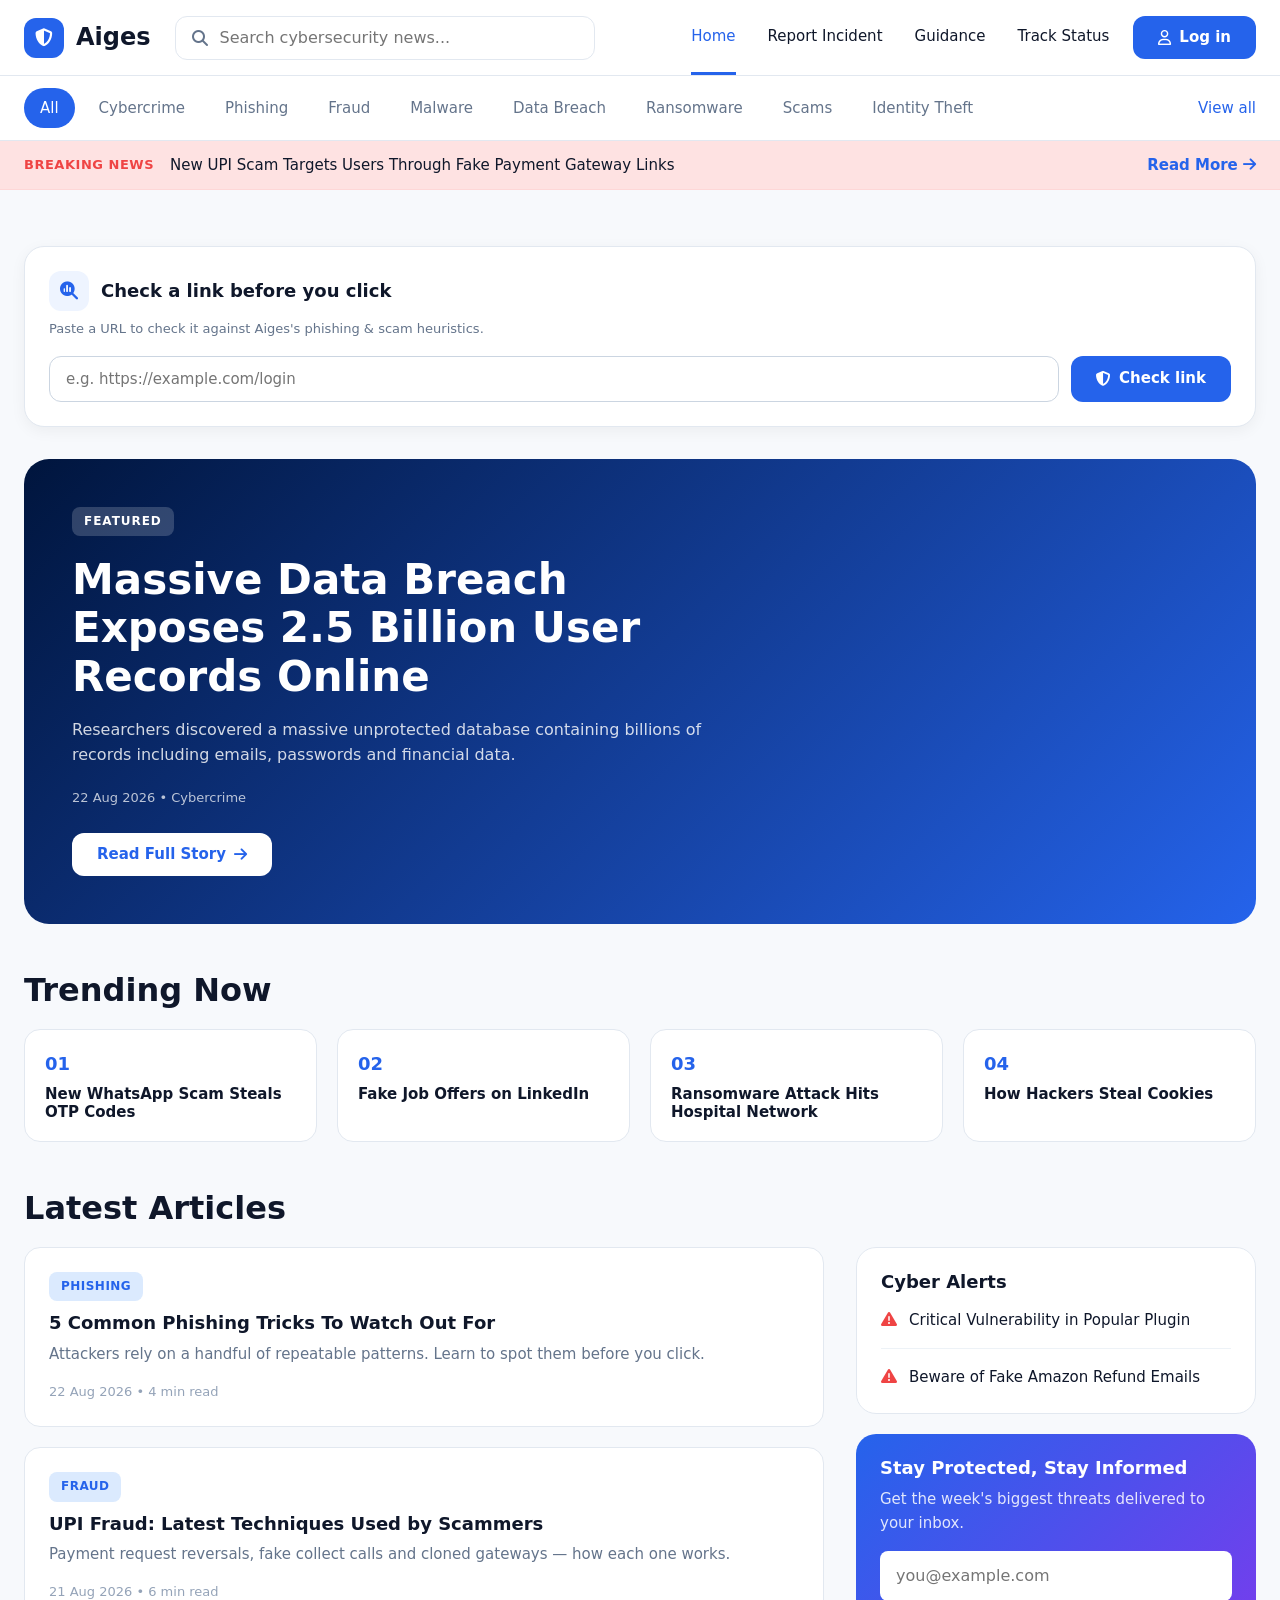
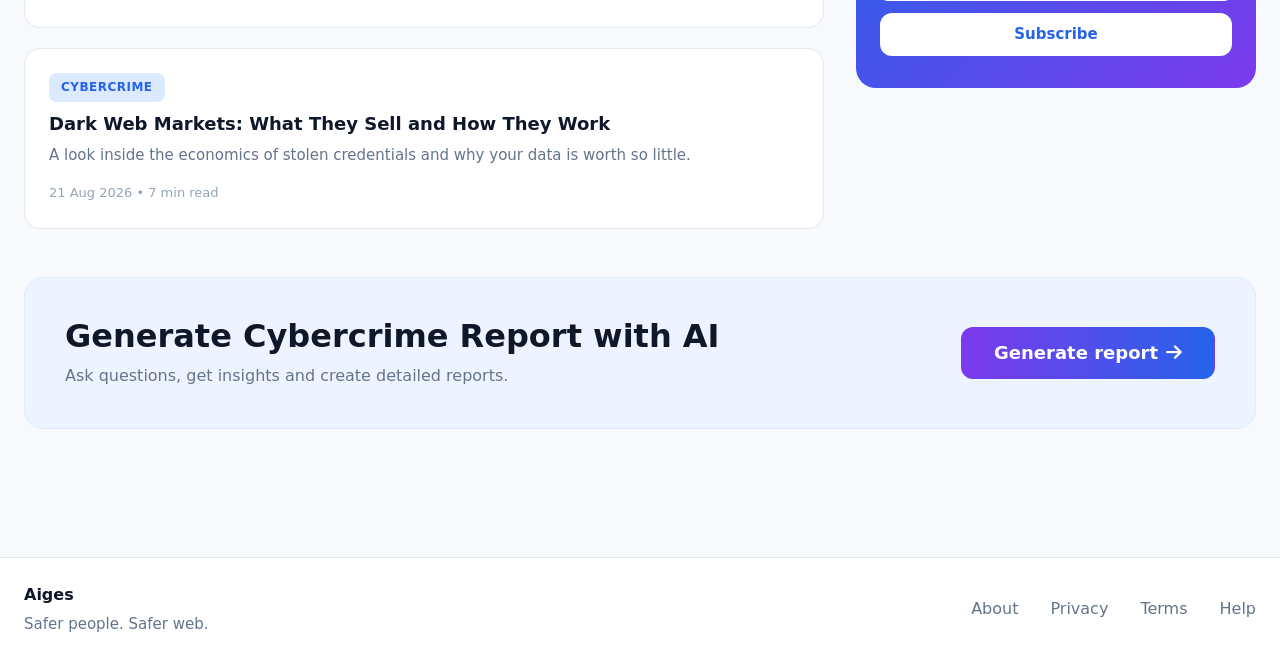
<file: frontend/index.html>
<!DOCTYPE html>
<html lang="en">
<head>
  <meta charset="UTF-8">
  <meta name="viewport" content="width=device-width, initial-scale=1.0">
  <title>Aiges — Cybersecurity News</title>
  <link rel="stylesheet" href="https://cdnjs.cloudflare.com/ajax/libs/font-awesome/6.5.2/css/all.min.css">
  <link rel="stylesheet" href="assets/css/tokens.css">
  <link rel="stylesheet" href="assets/css/base.css">
  <link rel="stylesheet" href="assets/css/layout.css">
  <link rel="stylesheet" href="assets/css/components.css">
  <link rel="stylesheet" href="assets/css/pages/news.css">
  <link rel="stylesheet" href="assets/css/pages/scan.css">
</head>
<body>

  <header class="site-header">
    <div class="container container--wide site-header__inner">
      <a class="brand" href="index.html">
        <span class="brand__mark"><i class="fa-solid fa-shield-halved"></i></span>
        Aiges
      </a>

      <label class="site-search">
        <i class="fa-solid fa-magnifying-glass"></i>
        <span class="visually-hidden">Search articles</span>
        <input type="search" placeholder="Search cybersecurity news...">
      </label>

      <a class="nav-toggle" href="#primary-nav" aria-label="Open navigation">
        <i class="fa-solid fa-bars"></i>
      </a>

      <nav class="site-nav" id="primary-nav" aria-label="Primary">
        <a class="site-nav__link is-active" href="index.html">Home</a>
        <a class="site-nav__link" href="report/step-1-details.html">Report Incident</a>
        <a class="site-nav__link" href="guidance.html">Guidance</a>
        <a class="site-nav__link" href="track-status.html">Track Status</a>
      </nav>

      <div class="site-header__actions" id="header-actions">
        <a class="btn btn--primary" href="login.html">
          <i class="fa-regular fa-user"></i> Log in
        </a>
      </div>
    </div>
  </header>

  <div class="categories">
    <nav class="container container--wide categories__inner" id="category-nav" aria-label="Article categories">
      <a class="categories__item is-active" href="#" data-category="All">All</a>
      <a class="categories__item" href="#" data-category="Cybercrime">Cybercrime</a>
      <a class="categories__item" href="#" data-category="Phishing">Phishing</a>
      <a class="categories__item" href="#" data-category="Fraud">Fraud</a>
      <a class="categories__item" href="#" data-category="Malware">Malware</a>
      <a class="categories__item" href="#" data-category="Data Breach">Data Breach</a>
      <a class="categories__item" href="#" data-category="Ransomware">Ransomware</a>
      <a class="categories__item" href="#" data-category="Scams">Scams</a>
      <a class="categories__item" href="#" data-category="Identity Theft">Identity Theft</a>
      <a class="categories__more" href="#">View all</a>
    </nav>
  </div>

  <div class="breaking">
    <div class="container container--wide breaking__inner">
      <span class="breaking__label">BREAKING NEWS</span>
      <p class="breaking__text" id="breaking-text">New UPI Scam Targets Users Through Fake Payment Gateway Links</p>
      <a class="breaking__link" href="#">Read More <i class="fa-solid fa-arrow-right"></i></a>
    </div>
  </div>

  <main class="container container--wide page">

    <section class="scanner">
      <div class="scanner__head">
        <span class="icon-box"><i class="fa-solid fa-magnifying-glass-chart"></i></span>
        <h2>Check a link before you click</h2>
      </div>
      <p class="scanner__sub">
        Paste a URL to check it against Aiges's phishing &amp; scam heuristics.
      </p>
      <form id="scanner-form" class="scanner__form">
        <label class="visually-hidden" for="scanner-input">URL to check</label>
        <input id="scanner-input" type="text" placeholder="e.g. https://example.com/login" required>
        <button class="btn btn--primary" type="submit">
          <i class="fa-solid fa-shield-halved"></i> Check link
        </button>
      </form>
      <div id="scanner-result" class="scanner__result" role="status"></div>
    </section>

    <section class="scanner" id="threat-feed-section" style="display:none;">
      <div class="scanner__head">
        <span class="icon-box"><i class="fa-solid fa-satellite-dish"></i></span>
        <h2>Recently flagged lookalike domains</h2>
      </div>
      <p class="scanner__sub">
        Proactively found by Aiges's crawler — not reported by a user, just
        patterns the system noticed on its own.
      </p>
      <ul id="threat-feed-list" class="scanner__reasons" style="list-style:none; padding:0;"></ul>
    </section>

    <article class="featured" id="featured-story">
      <span class="featured__tag">FEATURED</span>
      <h1 class="featured__title" id="featured-title">Massive Data Breach Exposes 2.5 Billion User Records Online</h1>
      <p class="featured__excerpt" id="featured-excerpt">
        Researchers discovered a massive unprotected database containing billions of records
        including emails, passwords and financial data.
      </p>
      <p class="featured__meta" id="featured-meta">22 Aug 2026 &bull; Cybercrime</p>
      <a class="btn" href="#">Read Full Story <i class="fa-solid fa-arrow-right"></i></a>
    </article>

    <div class="section-header">
      <h2>Trending Now</h2>
    </div>

    <div class="trending" id="trending-list">
      <a class="trending__card" href="#">
        <span class="trending__rank">01</span>
        <h3 class="trending__title">New WhatsApp Scam Steals OTP Codes</h3>
      </a>
      <a class="trending__card" href="#">
        <span class="trending__rank">02</span>
        <h3 class="trending__title">Fake Job Offers on LinkedIn</h3>
      </a>
      <a class="trending__card" href="#">
        <span class="trending__rank">03</span>
        <h3 class="trending__title">Ransomware Attack Hits Hospital Network</h3>
      </a>
      <a class="trending__card" href="#">
        <span class="trending__rank">04</span>
        <h3 class="trending__title">How Hackers Steal Cookies</h3>
      </a>
    </div>

    <div class="section-header">
      <h2 id="feed-heading">Latest Articles</h2>
    </div>

    <div class="feed">
      <div class="article-list" id="article-list">

        <a class="article" href="#">
          <span class="tag">PHISHING</span>
          <h3 class="article__title">5 Common Phishing Tricks To Watch Out For</h3>
          <p class="article__excerpt">
            Attackers rely on a handful of repeatable patterns. Learn to spot them before you click.
          </p>
          <p class="article__meta">22 Aug 2026 &bull; 4 min read</p>
        </a>

        <a class="article" href="#">
          <span class="tag">FRAUD</span>
          <h3 class="article__title">UPI Fraud: Latest Techniques Used by Scammers</h3>
          <p class="article__excerpt">
            Payment request reversals, fake collect calls and cloned gateways — how each one works.
          </p>
          <p class="article__meta">21 Aug 2026 &bull; 6 min read</p>
        </a>

        <a class="article" href="#">
          <span class="tag">CYBERCRIME</span>
          <h3 class="article__title">Dark Web Markets: What They Sell and How They Work</h3>
          <p class="article__excerpt">
            A look inside the economics of stolen credentials and why your data is worth so little.
          </p>
          <p class="article__meta">21 Aug 2026 &bull; 7 min read</p>
        </a>

      </div>

      <aside class="sidebar">
        <section class="card">
          <h3>Cyber Alerts</h3>
          <div id="alert-list">
            <div class="alert-item">
              <i class="fa-solid fa-triangle-exclamation"></i>
              <p>Critical Vulnerability in Popular Plugin</p>
            </div>
            <div class="alert-item">
              <i class="fa-solid fa-triangle-exclamation"></i>
              <p>Beware of Fake Amazon Refund Emails</p>
            </div>
          </div>
        </section>

        <section class="card newsletter">
          <h3>Stay Protected, Stay Informed</h3>
          <p>Get the week's biggest threats delivered to your inbox.</p>
          <form id="newsletter-form">
            <label class="visually-hidden" for="newsletter-email">Email address</label>
            <input id="newsletter-email" type="email" placeholder="you@example.com" required>
            <button class="btn btn--block" type="submit">Subscribe</button>
          </form>
          <p id="newsletter-message" class="field__hint" role="status"></p>
        </section>
      </aside>
    </div>

    <section class="ai-cta">
      <div>
        <h2>Generate Cybercrime Report with AI</h2>
        <p>Ask questions, get insights and create detailed reports.</p>
      </div>
      <a class="btn btn--gradient btn--lg" href="report/step-1-details.html">
        Generate report <i class="fa-solid fa-arrow-right"></i>
      </a>
    </section>

  </main>

  <footer class="site-footer">
    <div class="container container--wide site-footer__inner">
      <div>
        <strong>Aiges</strong>
        <p class="site-footer__tagline">Safer people. Safer web.</p>
      </div>
      <nav class="site-footer__links" aria-label="Footer">
        <a href="welcome.html">About</a>
        <a href="#">Privacy</a>
        <a href="#">Terms</a>
        <a href="guidance.html">Help</a>
      </nav>
    </div>
  </footer>

  <script src="assets/js/api.js"></script>
  <script src="assets/js/header-auth.js"></script>
  <script src="assets/js/home.js"></script>
  <script src="assets/js/scan.js"></script>
</body>
</html>
</file>
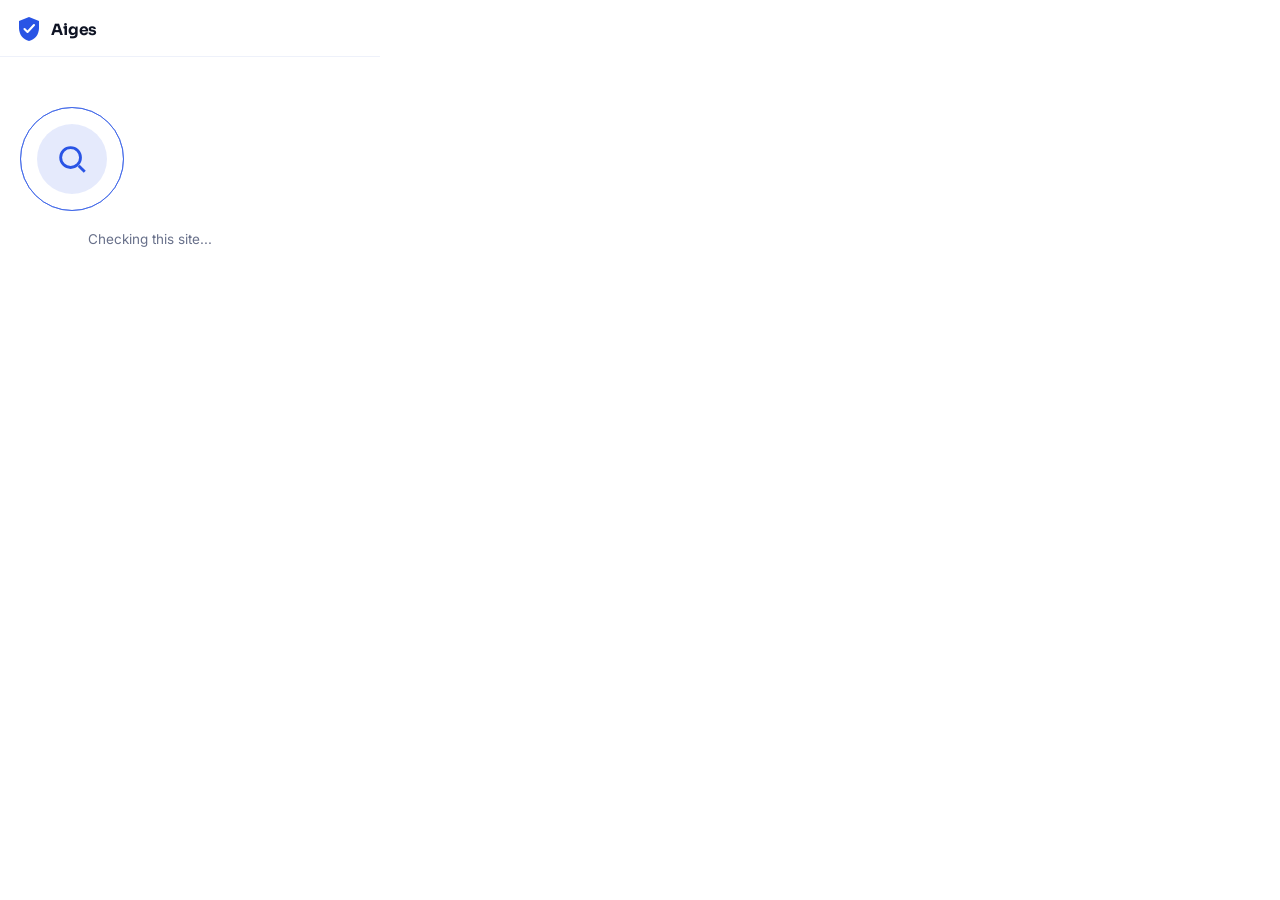
<file: extension/popup.html>
<!DOCTYPE html>
<html lang="en">
<head>
<meta charset="UTF-8">
<title>Aiges</title>
<link rel="stylesheet" href="popup.css">
</head>
<body>
  <div class="popup">

    <!-- ================= CHECKING STATE ================= -->
    <div data-page="checking" class="page active">
      <div class="popup-header">
        <div class="brand">
          <svg class="brand-mark" viewBox="0 0 26 26" fill="none"><path d="M13 1L23 5V12C23 18.5 18.9 23.7 13 25C7.1 23.7 3 18.5 3 12V5L13 1Z" fill="#2954E5"/><path d="M8.5 13L11.5 16L18 9" stroke="white" stroke-width="2.1" stroke-linecap="round" stroke-linejoin="round"/></svg>
          <span class="brand-name">Aiges</span>
        </div>
      </div>
      <div class="popup-body" style="align-items:center; text-align:center; padding-top:50px; padding-bottom:50px;">
        <div class="ping-wrap" style="--ring-color:41,84,229;">
          <div class="ping-ring r1"></div>
          <div class="ping-ring r2"></div>
          <div class="ping-ring r3"></div>
          <div class="ping-core">
            <svg viewBox="0 0 24 24" fill="none" stroke="#2954E5" stroke-width="2"><circle cx="11" cy="11" r="7"/><path d="M21 21l-4.3-4.3"/></svg>
          </div>
        </div>
        <p class="status-sub">Checking this site...</p>
      </div>
    </div>

    <!-- ================= OFFLINE / ERROR STATE ================= -->
    <div data-page="offline" class="page">
      <div class="popup-header">
        <div class="brand">
          <svg class="brand-mark" viewBox="0 0 26 26" fill="none"><path d="M13 1L23 5V12C23 18.5 18.9 23.7 13 25C7.1 23.7 3 18.5 3 12V5L13 1Z" fill="#2954E5"/><path d="M8.5 13L11.5 16L18 9" stroke="white" stroke-width="2.1" stroke-linecap="round" stroke-linejoin="round"/></svg>
          <span class="brand-name">Aiges</span>
          <span class="status-chip" style="color:#68708A;background:#EEF1FA;border-color:#E4E8F4;">Offline</span>
        </div>
      </div>
      <div class="popup-body" style="padding-top:40px; padding-bottom:40px;">
        <div class="status-stage">
          <h2 class="status-title" style="color:#68708A;">Can't reach Aiges</h2>
          <p class="status-sub">Make sure the backend is running at <strong>127.0.0.1:8000</strong>, then try again.</p>
        </div>
        <button class="btn-primary" id="retryBtn">Retry</button>
      </div>
    </div>

    <!-- ================= SAFE STATE ================= -->
    <div data-page="safe" class="page">
      <div class="popup-header">
        <div class="brand">
          <svg class="brand-mark" viewBox="0 0 26 26" fill="none"><path d="M13 1L23 5V12C23 18.5 18.9 23.7 13 25C7.1 23.7 3 18.5 3 12V5L13 1Z" fill="#2954E5"/><path d="M8.5 13L11.5 16L18 9" stroke="white" stroke-width="2.1" stroke-linecap="round" stroke-linejoin="round"/></svg>
          <span class="brand-name">Aiges</span>
          <span class="status-chip safe">Protected</span>
        </div>
        <div class="header-icons">
          <button class="icon-btn" id="settingsBtn" title="Settings"><svg viewBox="0 0 24 24" fill="none" stroke="currentColor" stroke-width="2"><circle cx="12" cy="12" r="3"/><path d="M19.4 15a1.7 1.7 0 00.34 1.87l.06.06a2 2 0 11-2.83 2.83l-.06-.06a1.7 1.7 0 00-1.87-.34 1.7 1.7 0 00-1.04 1.56V21a2 2 0 11-4 0v-.09A1.7 1.7 0 009 19.4a1.7 1.7 0 00-1.87.34l-.06.06a2 2 0 11-2.83-2.83l.06-.06A1.7 1.7 0 004.6 15a1.7 1.7 0 00-1.56-1.04H3a2 2 0 110-4h.09A1.7 1.7 0 004.6 9a1.7 1.7 0 00-.34-1.87l-.06-.06a2 2 0 112.83-2.83l.06.06A1.7 1.7 0 009 4.6a1.7 1.7 0 001.04-1.56V3a2 2 0 114 0v.09a1.7 1.7 0 001.04 1.56 1.7 1.7 0 001.87-.34l.06-.06a2 2 0 112.83 2.83l-.06.06A1.7 1.7 0 0019.4 9a1.7 1.7 0 001.56 1.04H21a2 2 0 110 4h-.09a1.7 1.7 0 00-1.56 1.04z"/></svg></button>
        </div>
      </div>

      <div class="popup-body state-safe" style="--ring-color:var(--safe-ring)">
        <div class="status-stage">
          <div class="ping-wrap">
            <div class="ping-ring r1"></div>
            <div class="ping-ring r2"></div>
            <div class="ping-ring r3"></div>
            <div class="ping-core">
              <svg viewBox="0 0 24 24" fill="none"><path d="M12 2L20 5.5V11C20 16.2 16.6 20.7 12 22C7.4 20.7 4 16.2 4 11V5.5L12 2Z" fill="var(--safe)"/><path d="M8.5 12L10.8 14.3L15.5 9.5" stroke="white" stroke-width="1.8" stroke-linecap="round" stroke-linejoin="round"/></svg>
            </div>
          </div>
          <h2 class="status-title safe" id="safeTitle">You're protected</h2>
          <p class="status-sub" id="safeSub">This website looks safe.</p>
        </div>

        <div class="site-row">
          <svg viewBox="0 0 24 24" fill="none" stroke="currentColor" stroke-width="2"><rect x="5" y="11" width="14" height="9" rx="2"/><path d="M8 11V7a4 4 0 018 0v4"/></svg>
          <span class="url" id="currentDomainSafe">example.com</span>
        </div>

        <button class="site-row link" id="viewReportBtn" style="margin-bottom:14px;">
          <svg viewBox="0 0 24 24" fill="none" stroke="currentColor" stroke-width="2"><path d="M9 12h6M9 16h6M9 8h6M5 4h14v16l-5-3-4 3-5-3V4z"/></svg>
          <span class="url">View site report</span>
          <svg class="chev" viewBox="0 0 24 24" fill="none" stroke="currentColor" stroke-width="2.4"><path d="M9 6l6 6-6 6"/></svg>
        </button>

        <div class="toggle-row">
          <div>
            <div class="label">Protection <span id="protectionState">ON</span></div>
            <div class="sub" id="safeThreatLine">
              <svg viewBox="0 0 24 24" fill="none" stroke="currentColor" stroke-width="2.5"><path d="M20 6L9 17l-5-5"/></svg>
              No threats detected
            </div>
          </div>
          <button class="toggle on" id="protectionToggle" aria-pressed="true"></button>
        </div>
      </div>

      <nav class="popup-nav">
        <button class="nav-item active"><svg viewBox="0 0 24 24" fill="none" stroke="currentColor" stroke-width="2"><path d="M3 11l9-8 9 8"/><path d="M5 10v10h14V10"/></svg>Home</button>
        <button class="nav-item"><svg viewBox="0 0 24 24" fill="none" stroke="currentColor" stroke-width="2"><circle cx="12" cy="12" r="9"/><path d="M12 7v5l3 3"/></svg>History</button>
        <button class="nav-item"><svg viewBox="0 0 24 24" fill="none" stroke="currentColor" stroke-width="2"><path d="M4 21V4h13l-2 5 2 5H4"/></svg>Report</button>
        <button class="nav-item"><svg viewBox="0 0 24 24" fill="none" stroke="currentColor" stroke-width="2"><circle cx="12" cy="12" r="3"/></svg>Settings</button>
      </nav>
    </div>

    <!-- ================= WARNING STATE ================= -->
    <div data-page="risk" class="page">
      <div class="popup-header">
        <div class="brand">
          <svg class="brand-mark" viewBox="0 0 26 26" fill="none"><path d="M13 1L23 5V12C23 18.5 18.9 23.7 13 25C7.1 23.7 3 18.5 3 12V5L13 1Z" fill="#2954E5"/><path d="M8.5 13L11.5 16L18 9" stroke="white" stroke-width="2.1" stroke-linecap="round" stroke-linejoin="round"/></svg>
          <span class="brand-name">Aiges</span>
          <span class="status-chip risk">At risk</span>
        </div>
        <div class="header-icons">
          <button class="icon-btn"><svg viewBox="0 0 24 24" fill="none" stroke="currentColor" stroke-width="2"><path d="M18 6L6 18M6 6l12 12"/></svg></button>
        </div>
      </div>

      <div class="popup-body state-risk" style="--ring-color:var(--risk-ring)">
        <div class="status-stage">
          <div class="ping-wrap">
            <div class="ping-ring r1"></div>
            <div class="ping-ring r2"></div>
            <div class="ping-ring r3"></div>
            <div class="ping-core">
              <svg viewBox="0 0 24 24" fill="none"><circle cx="12" cy="12" r="10" fill="var(--risk)"/><path d="M12 7v6" stroke="white" stroke-width="2" stroke-linecap="round"/><circle cx="12" cy="16.5" r="1.1" fill="white"/></svg>
            </div>
          </div>
          <h2 class="status-title risk" id="riskTitle">Warning: risky site</h2>
          <p class="status-sub" id="riskSub">This site may be unsafe. Proceed with caution.</p>
        </div>

        <div id="alertRows"></div>

        <button class="btn-primary" id="goBackBtn">Go back (Recommended)</button>
        <button class="btn-secondary" id="proceedBtn">Proceed anyway</button>
      </div>

      <nav class="popup-nav">
        <button class="nav-item active"><svg viewBox="0 0 24 24" fill="none" stroke="currentColor" stroke-width="2"><path d="M3 11l9-8 9 8"/><path d="M5 10v10h14V10"/></svg>Home</button>
        <button class="nav-item"><svg viewBox="0 0 24 24" fill="none" stroke="currentColor" stroke-width="2"><circle cx="12" cy="12" r="9"/><path d="M12 7v5l3 3"/></svg>History</button>
        <button class="nav-item"><svg viewBox="0 0 24 24" fill="none" stroke="currentColor" stroke-width="2"><path d="M4 21V4h13l-2 5 2 5H4"/></svg>Report</button>
        <button class="nav-item"><svg viewBox="0 0 24 24" fill="none" stroke="currentColor" stroke-width="2"><circle cx="12" cy="12" r="3"/></svg>Settings</button>
      </nav>
    </div>

    <!-- ================= SITE INSIGHTS STATE ================= -->
    <div data-page="insight" class="page">
      <div class="popup-header">
        <div class="brand">
          <svg class="brand-mark" viewBox="0 0 26 26" fill="none"><path d="M13 1L23 5V12C23 18.5 18.9 23.7 13 25C7.1 23.7 3 18.5 3 12V5L13 1Z" fill="#2954E5"/><path d="M8.5 13L11.5 16L18 9" stroke="white" stroke-width="2.1" stroke-linecap="round" stroke-linejoin="round"/></svg>
          <span class="brand-name">Aiges</span>
        </div>
        <div class="header-icons">
          <button class="icon-btn" id="closeReportBtn"><svg viewBox="0 0 24 24" fill="none" stroke="currentColor" stroke-width="2"><path d="M18 6L6 18M6 6l12 12"/></svg></button>
        </div>
      </div>

      <div class="popup-body">
        <div class="insight-head">
          <div>
            <h2>Site overview</h2>
            <div class="insight-domain"><span class="url" id="currentDomainInsight">example-suspicious.com</span></div>
          </div>
          <span class="badge-risk" id="insightBadge">High risk</span>
        </div>

        <div class="banner">
          <svg viewBox="0 0 24 24" fill="none" stroke="currentColor" stroke-width="2"><path d="M10.3 3.9L1.8 18a2 2 0 001.7 3h17a2 2 0 001.7-3L13.7 3.9a2 2 0 00-3.4 0z"/><path d="M12 9v4M12 17h.01"/></svg>
          <p id="insightBanner">This site has been flagged as risky by Aiges's detection engine.</p>
        </div>

        <div class="detail-list">
          <div class="detail-row"><span class="label">Risk score</span><span class="value hi" id="detailRiskScore">—/100</span></div>
          <div class="detail-row"><span class="label">Verdict</span><span class="value hi" id="detailVerdict">—</span></div>
          <div class="detail-row"><span class="label">Typosquat suspected</span><span class="value neutral" id="detailTyposquat">—</span></div>
          <div class="detail-row"><span class="label">Last scanned</span><span class="value neutral" id="detailScanned">—</span></div>
          <div class="detail-row"><span class="label">Source</span><span class="value neutral" id="detailCached">—</span></div>
        </div>

        <div class="detail-list" id="detailReasonsWrap" style="margin-top:14px;">
          <div class="label" style="padding:10px 14px 0;">Reasons</div>
          <ul id="detailReasons" style="margin:0; padding:8px 14px 14px 30px; font-size:13px; color:var(--ink-soft); line-height:1.6;"></ul>
        </div>
      </div>

      <nav class="popup-nav">
        <button class="nav-item active"><svg viewBox="0 0 24 24" fill="none" stroke="currentColor" stroke-width="2"><path d="M3 11l9-8 9 8"/><path d="M5 10v10h14V10"/></svg>Home</button>
        <button class="nav-item"><svg viewBox="0 0 24 24" fill="none" stroke="currentColor" stroke-width="2"><circle cx="12" cy="12" r="9"/><path d="M12 7v5l3 3"/></svg>History</button>
        <button class="nav-item"><svg viewBox="0 0 24 24" fill="none" stroke="currentColor" stroke-width="2"><path d="M4 21V4h13l-2 5 2 5H4"/></svg>Report</button>
        <button class="nav-item"><svg viewBox="0 0 24 24" fill="none" stroke="currentColor" stroke-width="2"><circle cx="12" cy="12" r="3"/></svg>Settings</button>
      </nav>
    </div>

  </div>

  <script src="popup.js"></script>
</body>
</html>
</file>
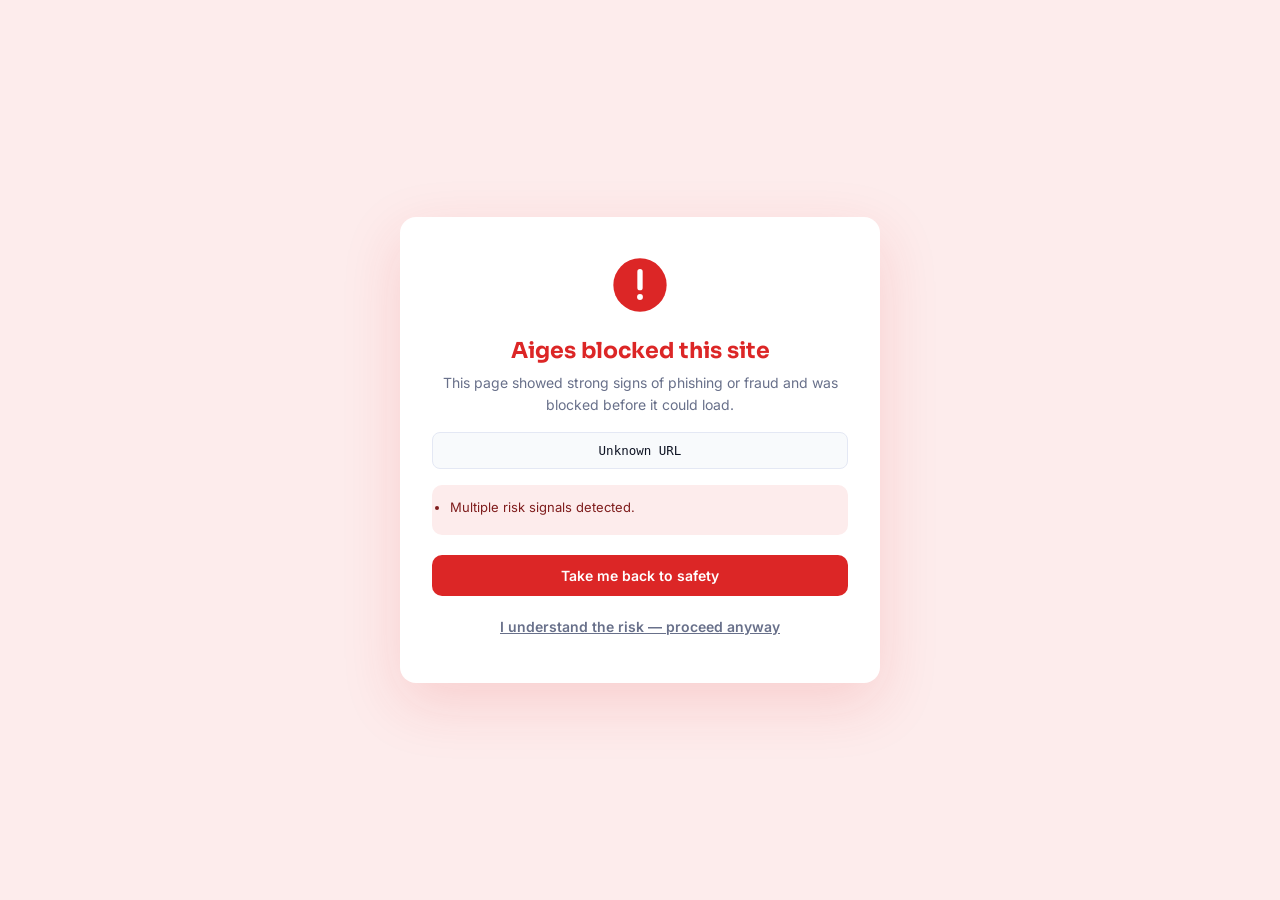
<file: extension/warning.html>
<!DOCTYPE html>
<html lang="en">
<head>
<meta charset="UTF-8">
<title>Aiges — Site blocked</title>
<style>
  @import url('https://fonts.googleapis.com/css2?family=Sora:wght@700;800&family=Inter:wght@400;500;600&display=swap');
  :root {
    --risk: #DC2626;
    --risk-tint: #FDECEC;
    --ink: #0F1424;
    --muted: #68708A;
  }
  * { box-sizing: border-box; }
  body {
    margin: 0;
    min-height: 100vh;
    display: flex;
    align-items: center;
    justify-content: center;
    font-family: 'Inter', sans-serif;
    background: var(--risk-tint);
    color: var(--ink);
  }
  .card {
    max-width: 480px;
    width: 92%;
    background: #fff;
    border-radius: 16px;
    padding: 36px 32px;
    box-shadow: 0 20px 60px rgba(220,38,38,0.15);
    text-align: center;
  }
  .icon {
    width: 64px;
    height: 64px;
    margin: 0 auto 16px;
  }
  h1 {
    font-family: 'Sora', sans-serif;
    font-size: 22px;
    color: var(--risk);
    margin: 0 0 8px;
  }
  p { color: var(--muted); font-size: 14px; line-height: 1.6; margin: 0 0 4px; }
  .url-box {
    background: #F8FAFC;
    border: 1px solid #E4E8F4;
    border-radius: 8px;
    padding: 10px 14px;
    font-size: 12.5px;
    word-break: break-all;
    color: var(--ink);
    margin: 16px 0;
    font-family: monospace;
  }
  .reasons {
    text-align: left;
    background: var(--risk-tint);
    border-radius: 10px;
    padding: 14px 18px;
    margin: 16px 0;
    font-size: 13px;
    color: #7f1d1d;
  }
  .reasons li { margin-bottom: 6px; }
  .actions { display: flex; flex-direction: column; gap: 10px; margin-top: 20px; }
  button {
    font-family: inherit;
    font-size: 14px;
    font-weight: 600;
    padding: 12px;
    border-radius: 10px;
    border: none;
    cursor: pointer;
  }
  #backBtn { background: var(--risk); color: #fff; }
  #proceedBtn { background: none; color: var(--muted); text-decoration: underline; }
</style>
</head>
<body>
  <div class="card">
    <svg class="icon" viewBox="0 0 24 24" fill="none"><circle cx="12" cy="12" r="10" fill="#DC2626"/><path d="M12 7v6" stroke="white" stroke-width="2" stroke-linecap="round"/><circle cx="12" cy="16.5" r="1.1" fill="white"/></svg>
    <h1>Aiges blocked this site</h1>
    <p>This page showed strong signs of phishing or fraud and was blocked before it could load.</p>
    <div class="url-box" id="blockedUrl">—</div>
    <ul class="reasons" id="reasonsList"></ul>
    <div class="actions">
      <button id="backBtn">Take me back to safety</button>
      <button id="proceedBtn">I understand the risk — proceed anyway</button>
    </div>
  </div>
  <script src="warning.js"></script>
</body>
</html>
</file>
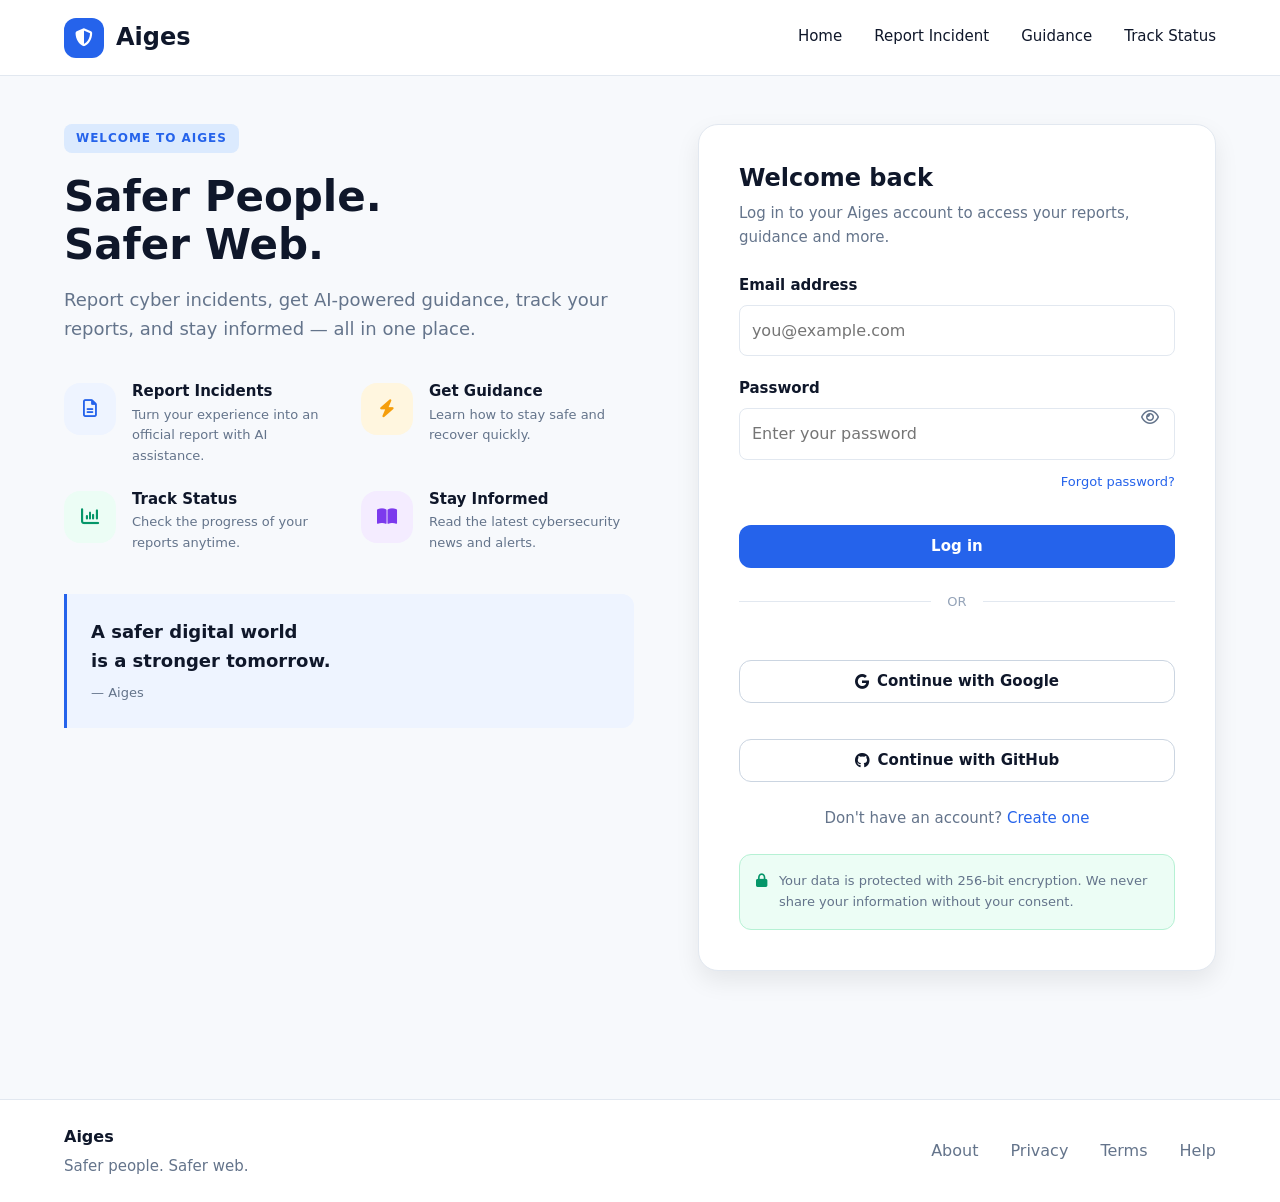
<file: frontend/dashboard.html>
<!DOCTYPE html>
<html lang="en">
<head>
  <meta charset="UTF-8">
  <meta name="viewport" content="width=device-width, initial-scale=1.0">
  <title>Aiges — My Reports</title>
  <link rel="stylesheet" href="https://cdnjs.cloudflare.com/ajax/libs/font-awesome/6.5.2/css/all.min.css">
  <link rel="stylesheet" href="assets/css/tokens.css">
  <link rel="stylesheet" href="assets/css/base.css">
  <link rel="stylesheet" href="assets/css/layout.css">
  <link rel="stylesheet" href="assets/css/components.css">
  <link rel="stylesheet" href="assets/css/pages/dashboard.css">
</head>
<body>

  <header class="site-header">
    <div class="container site-header__inner">
      <a class="brand" href="index.html">
        <span class="brand__mark"><i class="fa-solid fa-shield-halved"></i></span>
        Aiges
      </a>

      <a class="nav-toggle" href="#primary-nav" aria-label="Open navigation">
        <i class="fa-solid fa-bars"></i>
      </a>

      <nav class="site-nav" id="primary-nav" aria-label="Primary">
        <a class="site-nav__link" href="index.html">Home</a>
        <a class="site-nav__link" href="report/step-1-details.html">Report Incident</a>
        <a class="site-nav__link" href="guidance.html">Guidance</a>
        <a class="site-nav__link" href="track-status.html">Track Status</a>
        <a class="site-nav__link is-active" href="dashboard.html">My Reports</a>
      </nav>

      <div class="site-header__actions" id="header-actions">
        <a class="btn btn--primary" href="login.html">
          <i class="fa-regular fa-user"></i> Log in
        </a>
      </div>
    </div>
  </header>

  <main class="container page">

    <a class="page__back" href="index.html">
      <i class="fa-solid fa-arrow-left"></i> Back to home
    </a>

    <div class="dash-head">
      <div>
        <h1>My Reports</h1>
        <p class="page__lede">Every incident you've reported while logged in — view, edit, or delete.</p>
      </div>
      <a class="btn btn--primary" href="report/step-1-details.html">
        <i class="fa-solid fa-plus"></i> New report
      </a>
    </div>

    <p id="dash-message" class="field__hint"></p>

    <div id="dash-empty" class="card card--flat" style="display:none; text-align:center; padding:40px 20px;">
      <p style="font-size:15px; color:var(--text-muted);">You haven't reported any incidents yet.</p>
      <a class="btn btn--primary" href="report/step-1-details.html" style="margin-top:12px;">Report your first incident</a>
    </div>

    <div id="dash-list"></div>

  </main>

  <footer class="site-footer">
    <div class="container site-footer__inner">
      <div>
        <strong>Aiges</strong>
        <p class="site-footer__tagline">Safer people. Safer web.</p>
      </div>
      <nav class="site-footer__links" aria-label="Footer">
        <a href="welcome.html">About</a>
        <a href="#">Privacy</a>
        <a href="#">Terms</a>
        <a href="guidance.html">Help</a>
      </nav>
    </div>
  </footer>

  <script src="assets/js/api.js"></script>
  <script src="assets/js/header-auth.js"></script>
  <script src="assets/js/dashboard.js"></script>
</body>
</html>
</file>
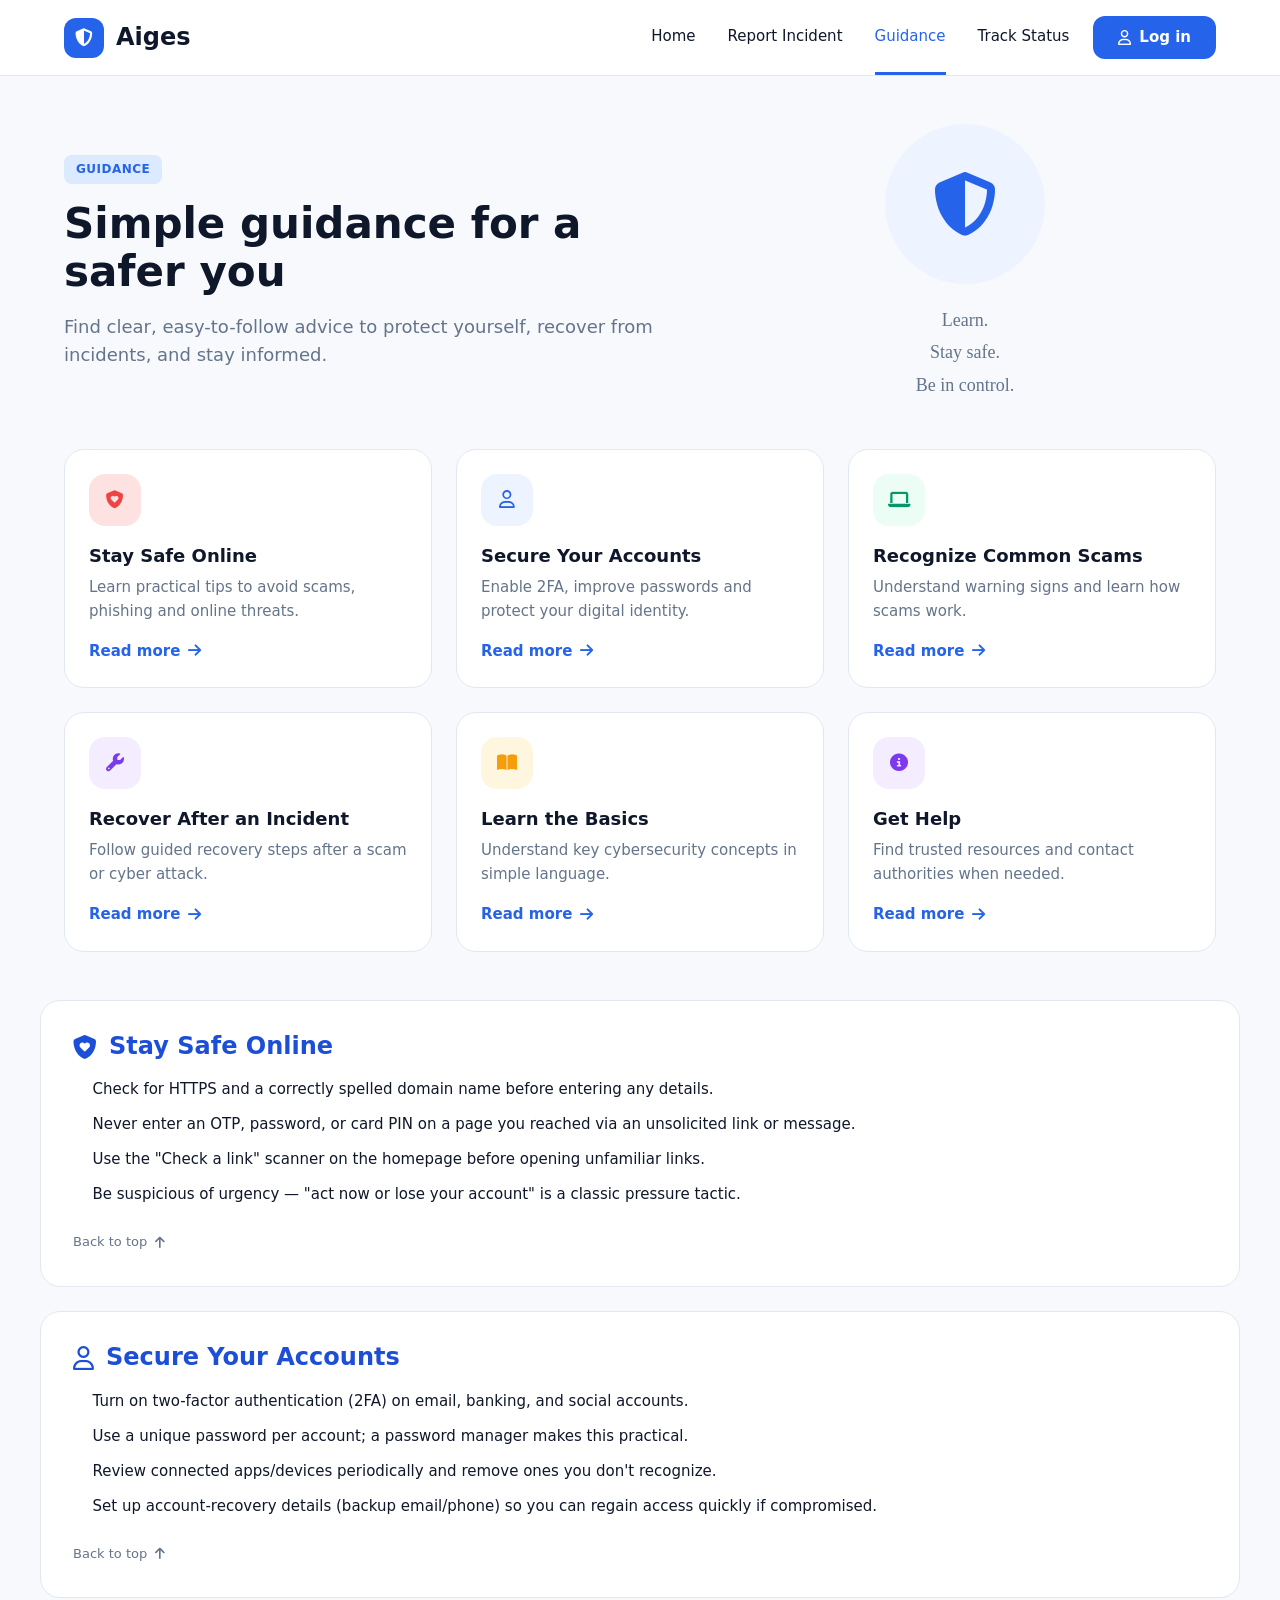
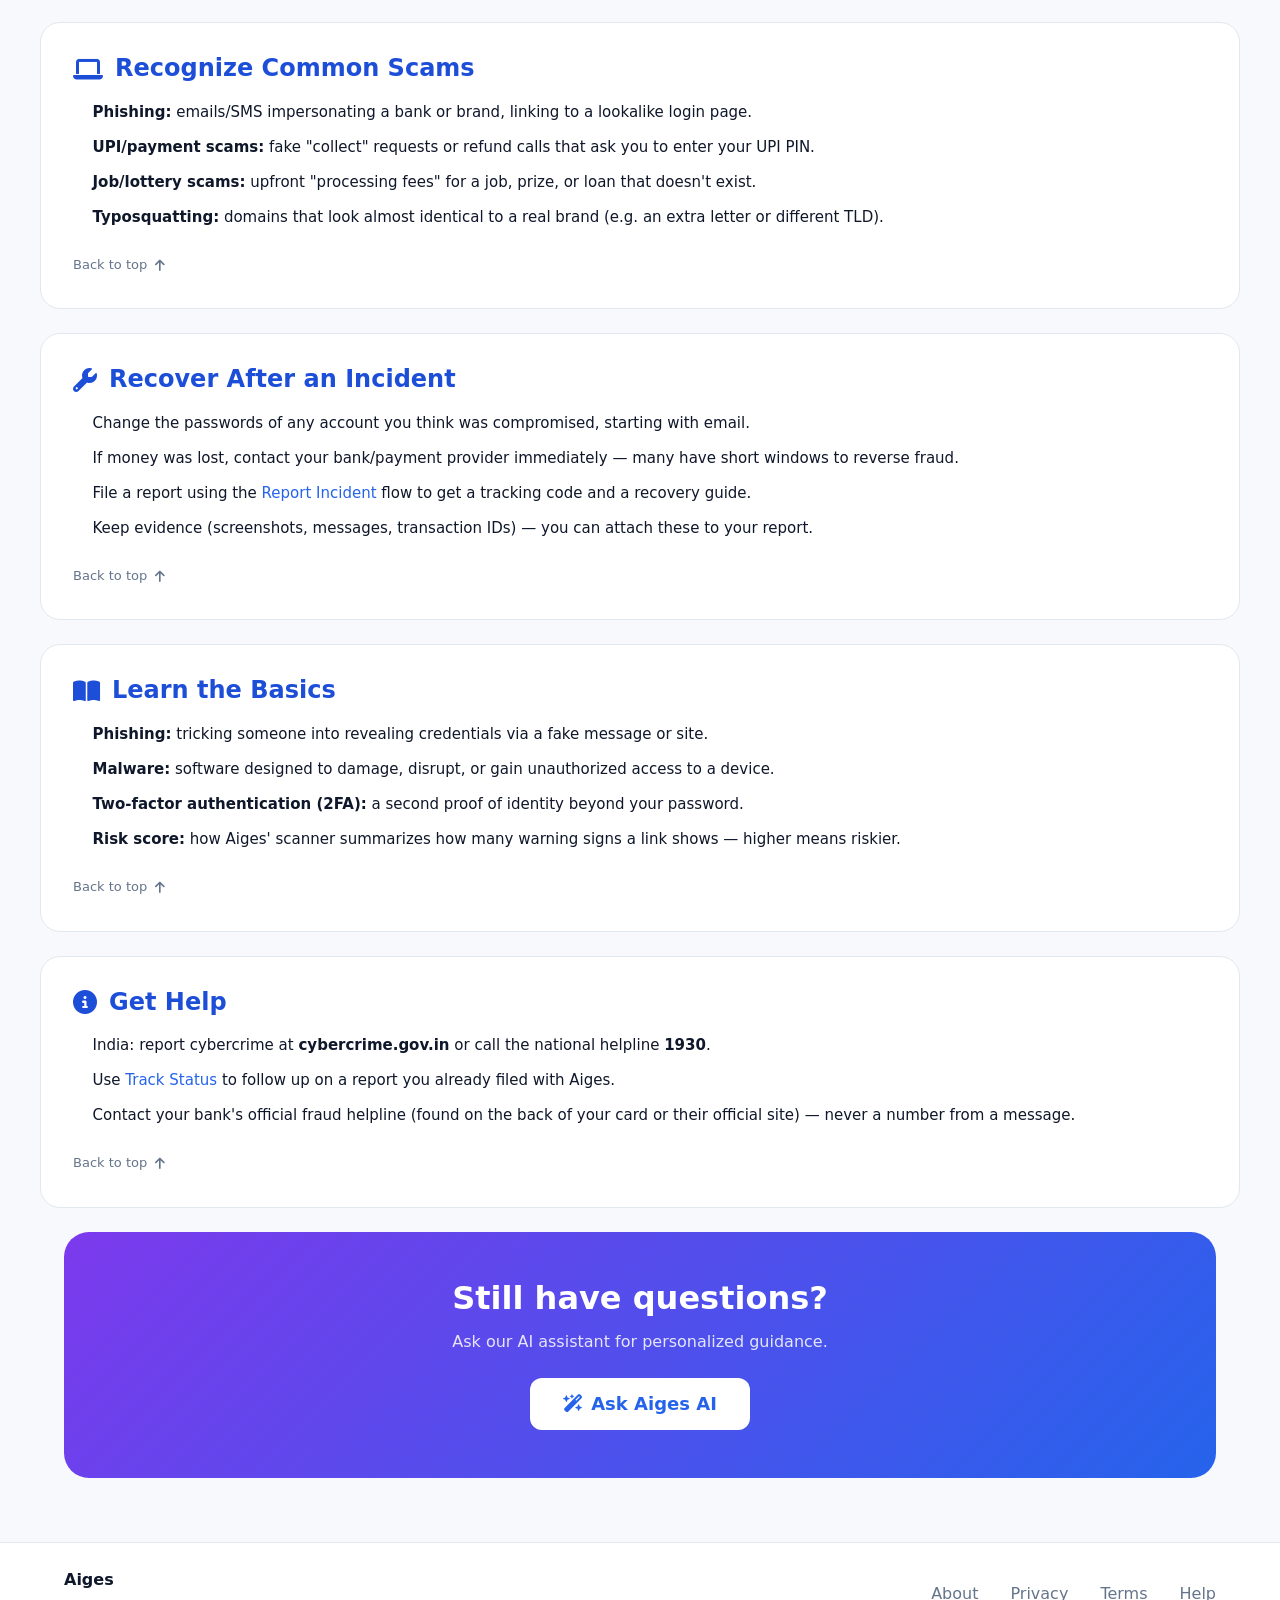
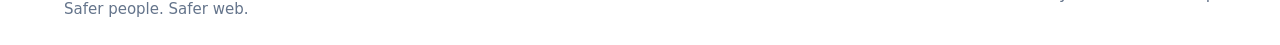
<file: frontend/guidance.html>
<!DOCTYPE html>
<html lang="en">
<head>
  <meta charset="UTF-8">
  <meta name="viewport" content="width=device-width, initial-scale=1.0">
  <title>Aiges — Guidance</title>
  <link rel="stylesheet" href="https://cdnjs.cloudflare.com/ajax/libs/font-awesome/6.5.2/css/all.min.css">
  <link rel="stylesheet" href="assets/css/tokens.css">
  <link rel="stylesheet" href="assets/css/base.css">
  <link rel="stylesheet" href="assets/css/layout.css">
  <link rel="stylesheet" href="assets/css/components.css">
  <link rel="stylesheet" href="assets/css/pages/guidance.css">
</head>
<body>

  <header class="site-header">
    <div class="container site-header__inner">
      <a class="brand" href="index.html">
        <span class="brand__mark"><i class="fa-solid fa-shield-halved"></i></span>
        Aiges
      </a>

      <a class="nav-toggle" href="#primary-nav" aria-label="Open navigation">
        <i class="fa-solid fa-bars"></i>
      </a>

      <nav class="site-nav" id="primary-nav" aria-label="Primary">
        <a class="site-nav__link" href="index.html">Home</a>
        <a class="site-nav__link" href="report/step-1-details.html">Report Incident</a>
        <a class="site-nav__link is-active" href="guidance.html">Guidance</a>
        <a class="site-nav__link" href="track-status.html">Track Status</a>
      </nav>

      <div class="site-header__actions" id="header-actions">
        <a class="btn btn--primary" href="login.html">
          <i class="fa-regular fa-user"></i> Log in
        </a>
      </div>
    </div>
  </header>

  <main>

    <section class="container guidance-hero">
      <div>
        <span class="tag">GUIDANCE</span>
        <h1 class="guidance-hero__title">Simple guidance for a safer you</h1>
        <p class="guidance-hero__text">
          Find clear, easy-to-follow advice to protect yourself, recover from
          incidents, and stay informed.
        </p>
      </div>

      <div class="guidance-hero__aside">
        <div class="guidance-hero__mark"><i class="fa-solid fa-shield-halved"></i></div>
        <p class="guidance-hero__note">Learn.<br>Stay safe.<br>Be in control.</p>
      </div>
    </section>

    <section class="container guidance-grid">

      <a class="guidance-card" href="#stay-safe">
        <div class="icon-box icon-box--danger"><i class="fa-solid fa-shield-heart"></i></div>
        <h3>Stay Safe Online</h3>
        <p>Learn practical tips to avoid scams, phishing and online threats.</p>
        <span class="guidance-card__more">Read more <i class="fa-solid fa-arrow-right"></i></span>
      </a>

      <a class="guidance-card" href="#secure-accounts">
        <div class="icon-box icon-box--brand"><i class="fa-regular fa-user"></i></div>
        <h3>Secure Your Accounts</h3>
        <p>Enable 2FA, improve passwords and protect your digital identity.</p>
        <span class="guidance-card__more">Read more <i class="fa-solid fa-arrow-right"></i></span>
      </a>

      <a class="guidance-card" href="#recognize-scams">
        <div class="icon-box icon-box--success"><i class="fa-solid fa-laptop"></i></div>
        <h3>Recognize Common Scams</h3>
        <p>Understand warning signs and learn how scams work.</p>
        <span class="guidance-card__more">Read more <i class="fa-solid fa-arrow-right"></i></span>
      </a>

      <a class="guidance-card" href="#recover">
        <div class="icon-box icon-box--accent"><i class="fa-solid fa-wrench"></i></div>
        <h3>Recover After an Incident</h3>
        <p>Follow guided recovery steps after a scam or cyber attack.</p>
        <span class="guidance-card__more">Read more <i class="fa-solid fa-arrow-right"></i></span>
      </a>

      <a class="guidance-card" href="#basics">
        <div class="icon-box icon-box--warning"><i class="fa-solid fa-book-open"></i></div>
        <h3>Learn the Basics</h3>
        <p>Understand key cybersecurity concepts in simple language.</p>
        <span class="guidance-card__more">Read more <i class="fa-solid fa-arrow-right"></i></span>
      </a>

      <a class="guidance-card" href="#get-help">
        <div class="icon-box icon-box--accent"><i class="fa-solid fa-circle-info"></i></div>
        <h3>Get Help</h3>
        <p>Find trusted resources and contact authorities when needed.</p>
        <span class="guidance-card__more">Read more <i class="fa-solid fa-arrow-right"></i></span>
      </a>

    </section>

    <section class="container guidance-detail" id="stay-safe">
      <h2><i class="fa-solid fa-shield-heart"></i> Stay Safe Online</h2>
      <ul>
        <li>Check for HTTPS and a correctly spelled domain name before entering any details.</li>
        <li>Never enter an OTP, password, or card PIN on a page you reached via an unsolicited link or message.</li>
        <li>Use the "Check a link" scanner on the homepage before opening unfamiliar links.</li>
        <li>Be suspicious of urgency — "act now or lose your account" is a classic pressure tactic.</li>
      </ul>
      <a class="guidance-detail__top" href="#">Back to top <i class="fa-solid fa-arrow-up"></i></a>
    </section>

    <section class="container guidance-detail" id="secure-accounts">
      <h2><i class="fa-regular fa-user"></i> Secure Your Accounts</h2>
      <ul>
        <li>Turn on two-factor authentication (2FA) on email, banking, and social accounts.</li>
        <li>Use a unique password per account; a password manager makes this practical.</li>
        <li>Review connected apps/devices periodically and remove ones you don't recognize.</li>
        <li>Set up account-recovery details (backup email/phone) so you can regain access quickly if compromised.</li>
      </ul>
      <a class="guidance-detail__top" href="#">Back to top <i class="fa-solid fa-arrow-up"></i></a>
    </section>

    <section class="container guidance-detail" id="recognize-scams">
      <h2><i class="fa-solid fa-laptop"></i> Recognize Common Scams</h2>
      <ul>
        <li><strong>Phishing:</strong> emails/SMS impersonating a bank or brand, linking to a lookalike login page.</li>
        <li><strong>UPI/payment scams:</strong> fake "collect" requests or refund calls that ask you to enter your UPI PIN.</li>
        <li><strong>Job/lottery scams:</strong> upfront "processing fees" for a job, prize, or loan that doesn't exist.</li>
        <li><strong>Typosquatting:</strong> domains that look almost identical to a real brand (e.g. an extra letter or different TLD).</li>
      </ul>
      <a class="guidance-detail__top" href="#">Back to top <i class="fa-solid fa-arrow-up"></i></a>
    </section>

    <section class="container guidance-detail" id="recover">
      <h2><i class="fa-solid fa-wrench"></i> Recover After an Incident</h2>
      <ol>
        <li>Change the passwords of any account you think was compromised, starting with email.</li>
        <li>If money was lost, contact your bank/payment provider immediately — many have short windows to reverse fraud.</li>
        <li>File a report using the <a href="report/step-1-details.html">Report Incident</a> flow to get a tracking code and a recovery guide.</li>
        <li>Keep evidence (screenshots, messages, transaction IDs) — you can attach these to your report.</li>
      </ol>
      <a class="guidance-detail__top" href="#">Back to top <i class="fa-solid fa-arrow-up"></i></a>
    </section>

    <section class="container guidance-detail" id="basics">
      <h2><i class="fa-solid fa-book-open"></i> Learn the Basics</h2>
      <ul>
        <li><strong>Phishing:</strong> tricking someone into revealing credentials via a fake message or site.</li>
        <li><strong>Malware:</strong> software designed to damage, disrupt, or gain unauthorized access to a device.</li>
        <li><strong>Two-factor authentication (2FA):</strong> a second proof of identity beyond your password.</li>
        <li><strong>Risk score:</strong> how Aiges' scanner summarizes how many warning signs a link shows — higher means riskier.</li>
      </ul>
      <a class="guidance-detail__top" href="#">Back to top <i class="fa-solid fa-arrow-up"></i></a>
    </section>

    <section class="container guidance-detail" id="get-help">
      <h2><i class="fa-solid fa-circle-info"></i> Get Help</h2>
      <ul>
        <li>India: report cybercrime at <strong>cybercrime.gov.in</strong> or call the national helpline <strong>1930</strong>.</li>
        <li>Use <a href="track-status.html">Track Status</a> to follow up on a report you already filed with Aiges.</li>
        <li>Contact your bank's official fraud helpline (found on the back of your card or their official site) — never a number from a message.</li>
      </ul>
      <a class="guidance-detail__top" href="#">Back to top <i class="fa-solid fa-arrow-up"></i></a>
    </section>

    <section class="container">
      <div class="ask-ai">
        <h2>Still have questions?</h2>
        <p>Ask our AI assistant for personalized guidance.</p>
        <a class="btn btn--lg" href="report/step-1-details.html">
          <i class="fa-solid fa-wand-magic-sparkles"></i> Ask Aiges AI
        </a>
      </div>
    </section>

  </main>

  <footer class="site-footer">
    <div class="container site-footer__inner">
      <div>
        <strong>Aiges</strong>
        <p class="site-footer__tagline">Safer people. Safer web.</p>
      </div>
      <nav class="site-footer__links" aria-label="Footer">
        <a href="welcome.html">About</a>
        <a href="#">Privacy</a>
        <a href="#">Terms</a>
        <a href="guidance.html">Help</a>
      </nav>
    </div>
  </footer>

  <script src="assets/js/api.js"></script>
  <script src="assets/js/header-auth.js"></script>
</body>
</html>
</file>
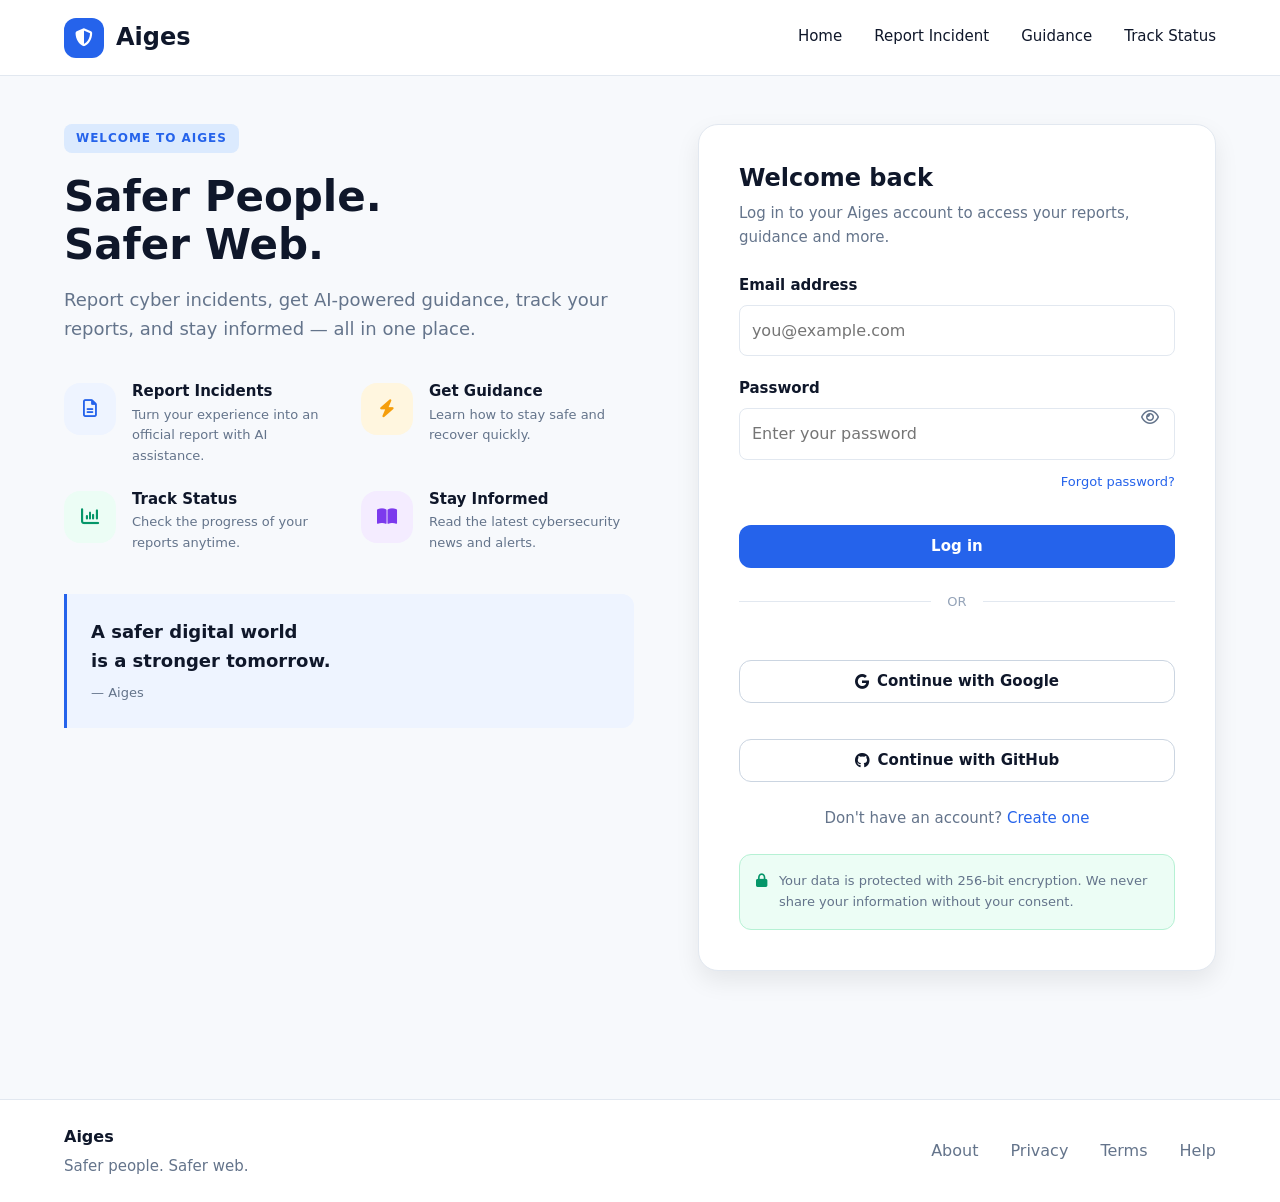
<file: frontend/login.html>
<!DOCTYPE html>
<html lang="en">
<head>
  <meta charset="UTF-8">
  <meta name="viewport" content="width=device-width, initial-scale=1.0">
  <title>Aiges — Log in</title>
  <link rel="stylesheet" href="https://cdnjs.cloudflare.com/ajax/libs/font-awesome/6.5.2/css/all.min.css">
  <link rel="stylesheet" href="assets/css/tokens.css">
  <link rel="stylesheet" href="assets/css/base.css">
  <link rel="stylesheet" href="assets/css/layout.css">
  <link rel="stylesheet" href="assets/css/components.css">
  <link rel="stylesheet" href="assets/css/pages/login.css">
</head>
<body>

  <header class="site-header">
    <div class="container site-header__inner">
      <a class="brand" href="index.html">
        <span class="brand__mark"><i class="fa-solid fa-shield-halved"></i></span>
        Aiges
      </a>

      <a class="nav-toggle" href="#primary-nav" aria-label="Open navigation">
        <i class="fa-solid fa-bars"></i>
      </a>

      <nav class="site-nav" id="primary-nav" aria-label="Primary">
        <a class="site-nav__link" href="index.html">Home</a>
        <a class="site-nav__link" href="report/step-1-details.html">Report Incident</a>
        <a class="site-nav__link" href="guidance.html">Guidance</a>
        <a class="site-nav__link" href="track-status.html">Track Status</a>
      </nav>
    </div>
  </header>

  <main class="container auth">

    <section class="auth__intro">
      <span class="tag">WELCOME TO AIGES</span>
      <h1 class="auth__title">Safer People.<br>Safer Web.</h1>
      <p class="auth__text">
        Report cyber incidents, get AI-powered guidance, track your reports,
        and stay informed — all in one place.
      </p>

      <div class="auth__features">
        <div class="auth-feature">
          <div class="icon-box icon-box--brand"><i class="fa-regular fa-file-lines"></i></div>
          <div>
            <h4>Report Incidents</h4>
            <p>Turn your experience into an official report with AI assistance.</p>
          </div>
        </div>
        <div class="auth-feature">
          <div class="icon-box icon-box--warning"><i class="fa-solid fa-bolt"></i></div>
          <div>
            <h4>Get Guidance</h4>
            <p>Learn how to stay safe and recover quickly.</p>
          </div>
        </div>
        <div class="auth-feature">
          <div class="icon-box icon-box--success"><i class="fa-solid fa-chart-column"></i></div>
          <div>
            <h4>Track Status</h4>
            <p>Check the progress of your reports anytime.</p>
          </div>
        </div>
        <div class="auth-feature">
          <div class="icon-box icon-box--accent"><i class="fa-solid fa-book-open"></i></div>
          <div>
            <h4>Stay Informed</h4>
            <p>Read the latest cybersecurity news and alerts.</p>
          </div>
        </div>
      </div>

      <blockquote class="quote">
        <p>A safer digital world<br>is a stronger tomorrow.</p>
        <cite>— Aiges</cite>
      </blockquote>
    </section>

    <section class="auth-card">
      <h2 id="auth-heading">Welcome back</h2>
      <p class="auth-card__lede" id="auth-lede">
        Log in to your Aiges account to access your reports, guidance and more.
      </p>

      <form id="auth-form">
        <div class="field" id="name-field" hidden>
          <label class="field__label" for="name">Full name</label>
          <input class="input" id="name" type="text" placeholder="Your name">
        </div>

        <div class="field">
          <label class="field__label" for="email">Email address</label>
          <input class="input" id="email" type="email" placeholder="you@example.com" required>
        </div>

        <div class="field password-field">
          <label class="field__label" for="password">Password</label>
          <input class="input" id="password" type="password" placeholder="Enter your password" required minlength="8">
          <button class="password-toggle" type="button" aria-label="Show password" id="password-toggle">
            <i class="fa-regular fa-eye"></i>
          </button>
        </div>

        <a class="forgot" href="#">Forgot password?</a>

        <p id="auth-message" class="field__hint" role="status"></p>

        <button class="btn btn--primary btn--block" type="submit" id="auth-submit">Log in</button>
      </form>

      <p class="divider">OR</p>

      <div class="social-buttons">
        <a class="btn btn--ghost btn--block" href="#">
          <i class="fa-brands fa-google"></i> Continue with Google
        </a>
        <a class="btn btn--ghost btn--block" href="#">
          <i class="fa-brands fa-github"></i> Continue with GitHub
        </a>
      </div>

      <p class="auth-card__switch" id="auth-switch">Don't have an account? <a href="#" id="auth-toggle-link">Create one</a></p>

      <p class="security-note">
        <i class="fa-solid fa-lock"></i>
        Your data is protected with 256-bit encryption. We never share your
        information without your consent.
      </p>
    </section>

  </main>

  <footer class="site-footer">
    <div class="container site-footer__inner">
      <div>
        <strong>Aiges</strong>
        <p class="site-footer__tagline">Safer people. Safer web.</p>
      </div>
      <nav class="site-footer__links" aria-label="Footer">
        <a href="welcome.html">About</a>
        <a href="#">Privacy</a>
        <a href="#">Terms</a>
        <a href="guidance.html">Help</a>
      </nav>
    </div>
  </footer>

  <script src="assets/js/api.js"></script>
  <script src="assets/js/login.js"></script>
</body>
</html>
</file>
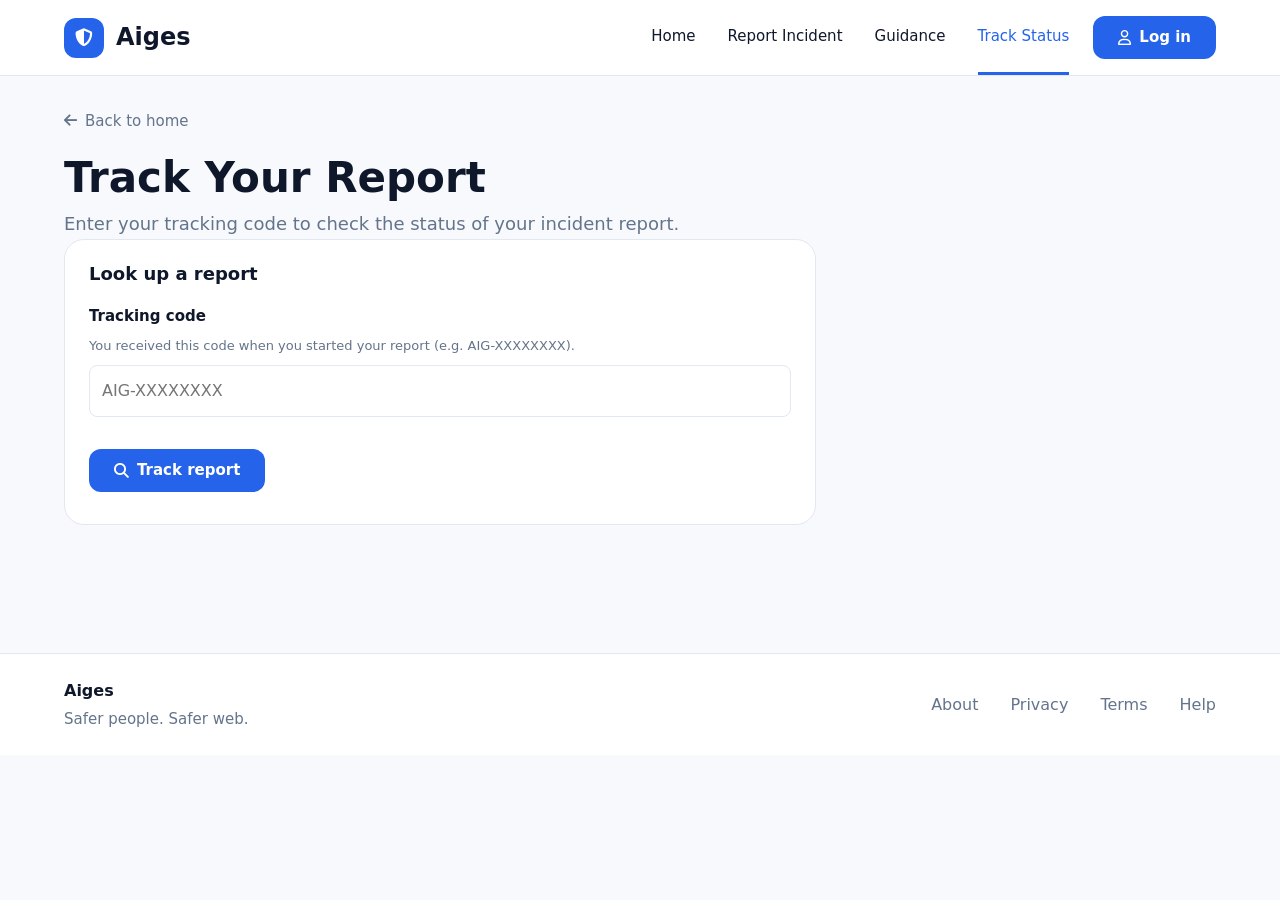
<file: frontend/track-status.html>
<!DOCTYPE html>
<html lang="en">
<head>
  <meta charset="UTF-8">
  <meta name="viewport" content="width=device-width, initial-scale=1.0">
  <title>Aiges — Track Status</title>
  <link rel="stylesheet" href="https://cdnjs.cloudflare.com/ajax/libs/font-awesome/6.5.2/css/all.min.css">
  <link rel="stylesheet" href="assets/css/tokens.css">
  <link rel="stylesheet" href="assets/css/base.css">
  <link rel="stylesheet" href="assets/css/layout.css">
  <link rel="stylesheet" href="assets/css/components.css">
  <link rel="stylesheet" href="assets/css/pages/report.css">
</head>
<body>

  <header class="site-header">
    <div class="container site-header__inner">
      <a class="brand" href="index.html">
        <span class="brand__mark"><i class="fa-solid fa-shield-halved"></i></span>
        Aiges
      </a>

      <a class="nav-toggle" href="#primary-nav" aria-label="Open navigation">
        <i class="fa-solid fa-bars"></i>
      </a>

      <nav class="site-nav" id="primary-nav" aria-label="Primary">
        <a class="site-nav__link" href="index.html">Home</a>
        <a class="site-nav__link" href="report/step-1-details.html">Report Incident</a>
        <a class="site-nav__link" href="guidance.html">Guidance</a>
        <a class="site-nav__link is-active" href="track-status.html">Track Status</a>
      </nav>

      <div class="site-header__actions" id="header-actions">
        <a class="btn btn--primary" href="login.html">
          <i class="fa-regular fa-user"></i> Log in
        </a>
      </div>
    </div>
  </header>

  <main class="container page">

    <a class="page__back" href="index.html">
      <i class="fa-solid fa-arrow-left"></i> Back to home
    </a>

    <h1 class="page__title">Track Your Report</h1>
    <p class="page__subtitle">
      Enter your tracking code to check the status of your incident report.
    </p>

    <div class="split">

      <section class="card">
        <h3 class="card__heading">Look up a report</h3>

        <form id="track-form">
          <div class="field">
            <label class="field__label" for="tracking-code">Tracking code</label>
            <p class="field__hint">You received this code when you started your report (e.g. AIG-XXXXXXXX).</p>
            <input class="input" id="tracking-code" type="text" placeholder="AIG-XXXXXXXX" required>
          </div>

          <div class="action-bar">
            <button class="btn btn--primary" type="submit">
              <i class="fa-solid fa-magnifying-glass"></i> Track report
            </button>
          </div>
        </form>

        <p id="track-message" class="field__hint" role="status"></p>

        <div id="track-result" hidden>
          <div class="info-grid">
            <div>
              <div class="info-item">
                <i class="fa-solid fa-circle-check"></i>
                <div>
                  <p class="info-item__label">Status</p>
                  <p class="info-item__value" id="result-status">—</p>
                </div>
              </div>
              <div class="info-item">
                <i class="fa-regular fa-user"></i>
                <div>
                  <p class="info-item__label">Incident type</p>
                  <p class="info-item__value" id="result-type">—</p>
                </div>
              </div>
            </div>
            <div>
              <div class="info-item">
                <i class="fa-regular fa-calendar"></i>
                <div>
                  <p class="info-item__label">Submitted</p>
                  <p class="info-item__value" id="result-created">—</p>
                </div>
              </div>
              <div class="info-item">
                <i class="fa-solid fa-desktop"></i>
                <div>
                  <p class="info-item__label">Platform</p>
                  <p class="info-item__value" id="result-location">—</p>
                </div>
              </div>
            </div>
          </div>
        </div>
      </section>

      <section id="my-reports-section" class="card" hidden>
        <h3 class="card__heading">Your reports</h3>
        <div id="my-reports-list"></div>
      </section>

    </div>

  </main>

  <footer class="site-footer">
    <div class="container site-footer__inner">
      <div>
        <strong>Aiges</strong>
        <p class="site-footer__tagline">Safer people. Safer web.</p>
      </div>
      <nav class="site-footer__links" aria-label="Footer">
        <a href="welcome.html">About</a>
        <a href="#">Privacy</a>
        <a href="#">Terms</a>
        <a href="guidance.html">Help</a>
      </nav>
    </div>
  </footer>

  <script src="assets/js/api.js"></script>
  <script src="assets/js/header-auth.js"></script>
  <script src="assets/js/track-status.js"></script>
</body>
</html>
</file>
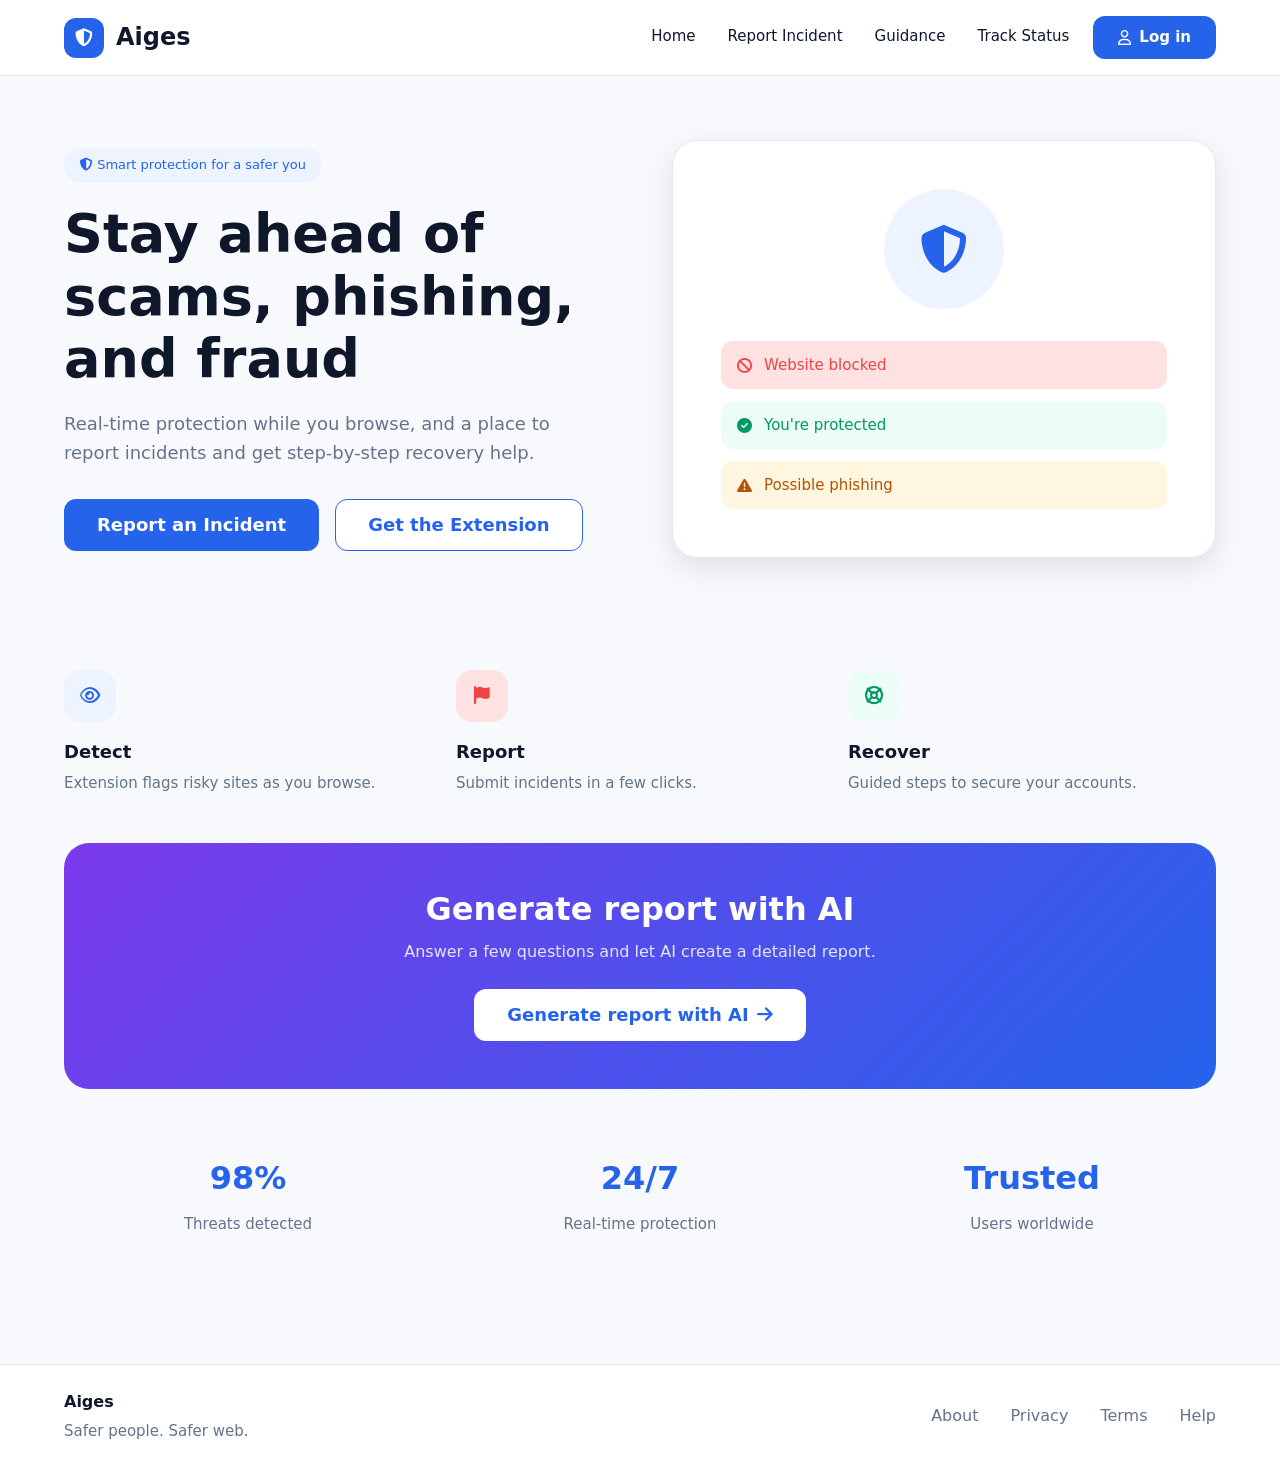
<file: frontend/welcome.html>
<!DOCTYPE html>
<html lang="en">
<head>
  <meta charset="UTF-8">
  <meta name="viewport" content="width=device-width, initial-scale=1.0">
  <title>Aiges — Safer People, Safer Web</title>
  <link rel="stylesheet" href="https://cdnjs.cloudflare.com/ajax/libs/font-awesome/6.5.2/css/all.min.css">
  <link rel="stylesheet" href="assets/css/tokens.css">
  <link rel="stylesheet" href="assets/css/base.css">
  <link rel="stylesheet" href="assets/css/layout.css">
  <link rel="stylesheet" href="assets/css/components.css">
  <link rel="stylesheet" href="assets/css/pages/welcome.css">
</head>
<body>

  <header class="site-header">
    <div class="container site-header__inner">
      <a class="brand" href="index.html">
        <span class="brand__mark"><i class="fa-solid fa-shield-halved"></i></span>
        Aiges
      </a>

      <a class="nav-toggle" href="#primary-nav" aria-label="Open navigation">
        <i class="fa-solid fa-bars"></i>
      </a>

      <nav class="site-nav" id="primary-nav" aria-label="Primary">
        <a class="site-nav__link" href="index.html">Home</a>
        <a class="site-nav__link" href="report/step-1-details.html">Report Incident</a>
        <a class="site-nav__link" href="guidance.html">Guidance</a>
        <a class="site-nav__link" href="track-status.html">Track Status</a>
      </nav>

      <div class="site-header__actions" id="header-actions">
        <a class="btn btn--primary" href="login.html">
          <i class="fa-regular fa-user"></i> Log in
        </a>
      </div>
    </div>
  </header>

  <main>

    <section class="container hero">
      <div>
        <span class="badge"><i class="fa-solid fa-shield-halved"></i> Smart protection for a safer you</span>
        <h1 class="hero__title">Stay ahead of scams, phishing, and fraud</h1>
        <p class="hero__text">
          Real-time protection while you browse, and a place to report incidents
          and get step-by-step recovery help.
        </p>
        <div class="hero__actions">
          <a class="btn btn--primary btn--lg" href="report/step-1-details.html">Report an Incident</a>
          <a class="btn btn--outline btn--lg" href="#">Get the Extension</a>
        </div>
      </div>

      <div class="illustration">
        <div class="illustration__shield"><i class="fa-solid fa-shield-halved"></i></div>
        <div class="illustration__alerts">
          <div class="alert-chip alert-chip--danger">
            <i class="fa-solid fa-ban"></i> Website blocked
          </div>
          <div class="alert-chip alert-chip--success">
            <i class="fa-solid fa-circle-check"></i> You're protected
          </div>
          <div class="alert-chip alert-chip--warning">
            <i class="fa-solid fa-triangle-exclamation"></i> Possible phishing
          </div>
        </div>
      </div>
    </section>

    <section class="container features">
      <article class="feature">
        <div class="icon-box icon-box--brand"><i class="fa-regular fa-eye"></i></div>
        <h3>Detect</h3>
        <p>Extension flags risky sites as you browse.</p>
      </article>
      <article class="feature">
        <div class="icon-box icon-box--danger"><i class="fa-solid fa-flag"></i></div>
        <h3>Report</h3>
        <p>Submit incidents in a few clicks.</p>
      </article>
      <article class="feature">
        <div class="icon-box icon-box--success"><i class="fa-solid fa-life-ring"></i></div>
        <h3>Recover</h3>
        <p>Guided steps to secure your accounts.</p>
      </article>
    </section>

    <section class="container">
      <div class="ai-band">
        <h2>Generate report with AI</h2>
        <p>Answer a few questions and let AI create a detailed report.</p>
        <a class="btn btn--lg" href="report/step-1-details.html">
          Generate report with AI <i class="fa-solid fa-arrow-right"></i>
        </a>
      </div>
    </section>

    <section class="container stats">
      <div class="stat">
        <p class="stat__value">98%</p>
        <p class="stat__label">Threats detected</p>
      </div>
      <div class="stat">
        <p class="stat__value">24/7</p>
        <p class="stat__label">Real-time protection</p>
      </div>
      <div class="stat">
        <p class="stat__value">Trusted</p>
        <p class="stat__label">Users worldwide</p>
      </div>
    </section>

  </main>

  <footer class="site-footer">
    <div class="container site-footer__inner">
      <div>
        <strong>Aiges</strong>
        <p class="site-footer__tagline">Safer people. Safer web.</p>
      </div>
      <nav class="site-footer__links" aria-label="Footer">
        <a href="welcome.html">About</a>
        <a href="#">Privacy</a>
        <a href="#">Terms</a>
        <a href="guidance.html">Help</a>
      </nav>
    </div>
  </footer>

  <script src="assets/js/api.js"></script>
  <script src="assets/js/header-auth.js"></script>
</body>
</html>
</file>
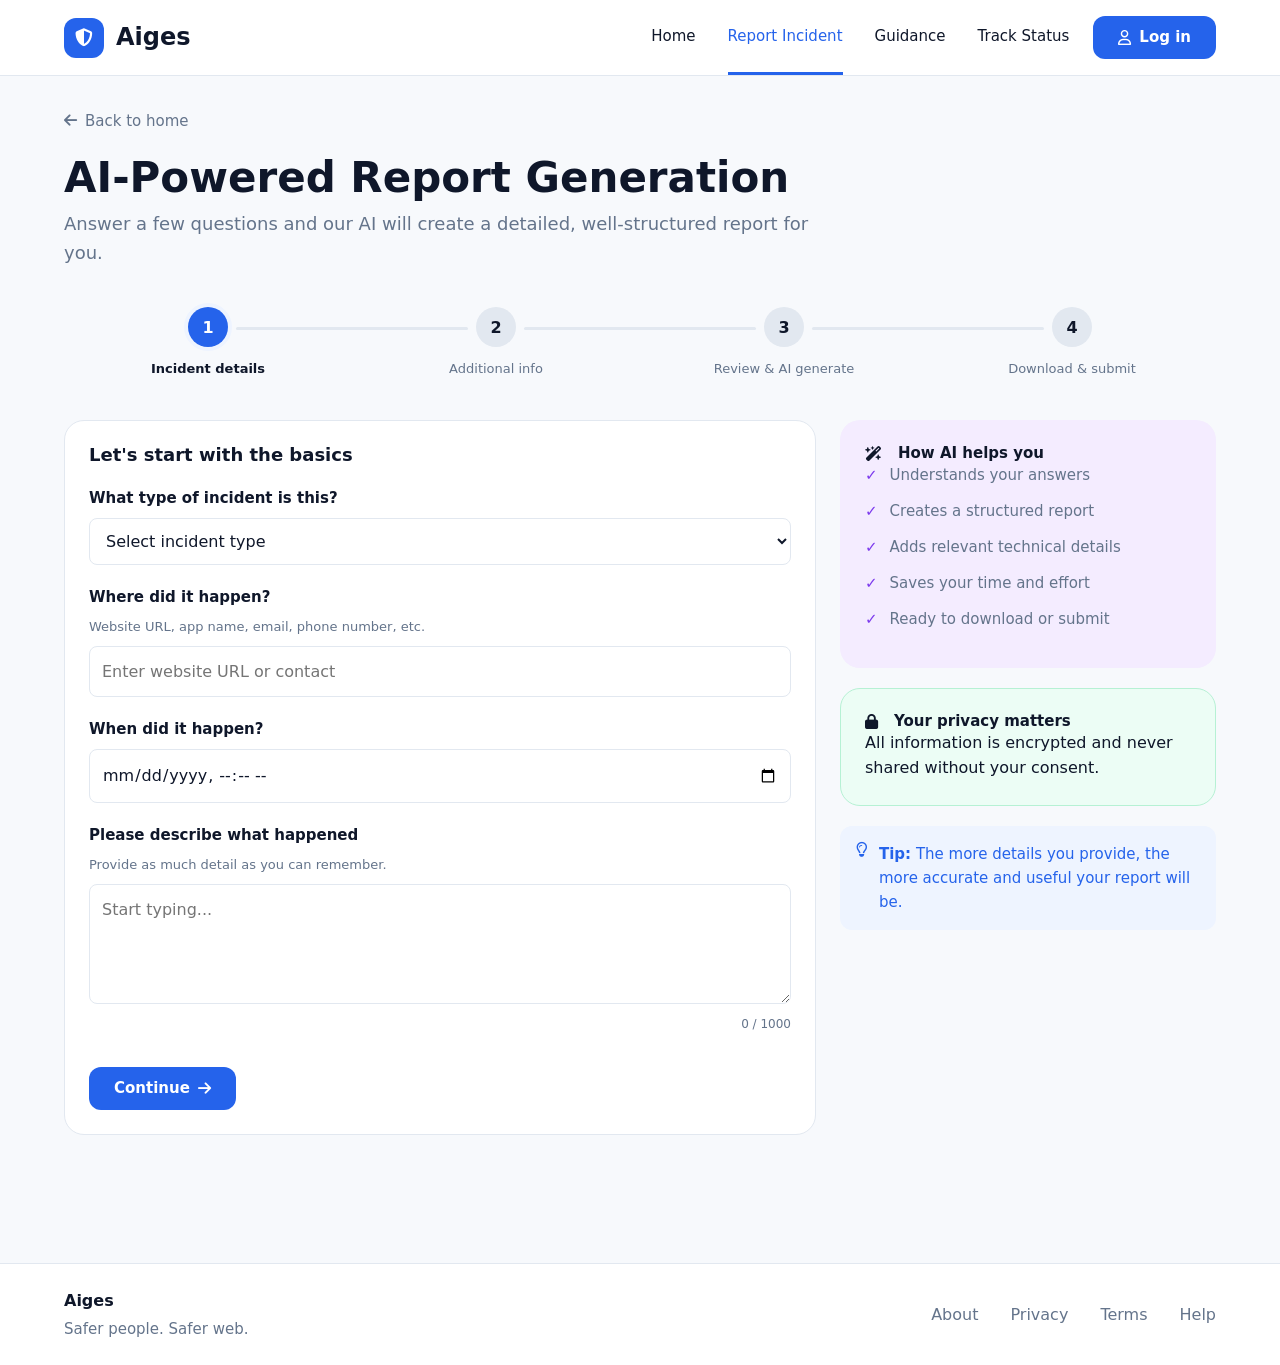
<file: frontend/report/step-1-details.html>
<!DOCTYPE html>
<html lang="en">
<head>
  <meta charset="UTF-8">
  <meta name="viewport" content="width=device-width, initial-scale=1.0">
  <title>Aiges — Report: Incident Details</title>
  <link rel="stylesheet" href="https://cdnjs.cloudflare.com/ajax/libs/font-awesome/6.5.2/css/all.min.css">
  <link rel="stylesheet" href="../assets/css/tokens.css">
  <link rel="stylesheet" href="../assets/css/base.css">
  <link rel="stylesheet" href="../assets/css/layout.css">
  <link rel="stylesheet" href="../assets/css/components.css">
  <link rel="stylesheet" href="../assets/css/pages/report.css">
</head>
<body>

  <header class="site-header">
    <div class="container site-header__inner">
      <a class="brand" href="../index.html">
        <span class="brand__mark"><i class="fa-solid fa-shield-halved"></i></span>
        Aiges
      </a>

      <a class="nav-toggle" href="#primary-nav" aria-label="Open navigation">
        <i class="fa-solid fa-bars"></i>
      </a>

      <nav class="site-nav" id="primary-nav" aria-label="Primary">
        <a class="site-nav__link" href="../index.html">Home</a>
        <a class="site-nav__link is-active" href="step-1-details.html">Report Incident</a>
        <a class="site-nav__link" href="../guidance.html">Guidance</a>
        <a class="site-nav__link" href="../track-status.html">Track Status</a>
      </nav>

      <div class="site-header__actions" id="header-actions">
        <a class="btn btn--primary" href="../login.html">
          <i class="fa-regular fa-user"></i> Log in
        </a>
      </div>
    </div>
  </header>

  <main class="container page">

    <a class="page__back" href="../index.html">
      <i class="fa-solid fa-arrow-left"></i> Back to home
    </a>

    <h1 class="page__title">AI-Powered Report Generation</h1>
    <p class="page__subtitle">
      Answer a few questions and our AI will create a detailed, well-structured
      report for you.
    </p>

    <ol class="stepper">
      <li class="stepper__step is-active">
        <span class="stepper__marker">1</span>
        <span class="stepper__label">Incident details</span>
      </li>
      <li class="stepper__step">
        <span class="stepper__marker">2</span>
        <span class="stepper__label">Additional info</span>
      </li>
      <li class="stepper__step">
        <span class="stepper__marker">3</span>
        <span class="stepper__label">Review &amp; AI generate</span>
      </li>
      <li class="stepper__step">
        <span class="stepper__marker">4</span>
        <span class="stepper__label">Download &amp; submit</span>
      </li>
    </ol>

    <div class="split">

      <section class="card">
        <h3 class="card__heading">Let's start with the basics</h3>

        <form id="details-form">
          <div class="field">
            <label class="field__label" for="incident-type">What type of incident is this?</label>
            <select class="select" id="incident-type">
              <option value="">Select incident type</option>
              <option>Phishing</option>
              <option>Fraud</option>
              <option>Scam</option>
            </select>
          </div>

          <div class="field">
            <label class="field__label" for="location">Where did it happen?</label>
            <p class="field__hint">Website URL, app name, email, phone number, etc.</p>
            <input class="input" id="location" type="text" placeholder="Enter website URL or contact">
          </div>

          <div class="field">
            <label class="field__label" for="when">When did it happen?</label>
            <input class="input" id="when" type="datetime-local">
          </div>

          <div class="field">
            <label class="field__label" for="description">Please describe what happened</label>
            <p class="field__hint">Provide as much detail as you can remember.</p>
            <textarea class="textarea" id="description" maxlength="1000" placeholder="Start typing..."></textarea>
            <p class="field__count" id="description-count">0 / 1000</p>
          </div>

          <p id="details-message" class="field__hint" role="status"></p>

          <div class="action-bar">
            <button class="btn btn--primary" type="submit" id="continue-btn">
              Continue <i class="fa-solid fa-arrow-right"></i>
            </button>
          </div>
        </form>
      </section>

      <aside class="split__aside">
        <section class="card card--tint-accent">
          <h4 class="card__heading">
            <i class="fa-solid fa-wand-magic-sparkles"></i> How AI helps you
          </h4>
          <ul class="checklist checklist--accent">
            <li>Understands your answers</li>
            <li>Creates a structured report</li>
            <li>Adds relevant technical details</li>
            <li>Saves your time and effort</li>
            <li>Ready to download or submit</li>
          </ul>
        </section>

        <section class="card card--tint-success">
          <h4 class="card__heading">
            <i class="fa-solid fa-lock"></i> Your privacy matters
          </h4>
          <p>All information is encrypted and never shared without your consent.</p>
        </section>

        <p class="callout callout--brand">
          <i class="fa-regular fa-lightbulb"></i>
          <span><strong>Tip:</strong> The more details you provide, the more accurate
          and useful your report will be.</span>
        </p>
      </aside>

    </div>

  </main>

  <footer class="site-footer">
    <div class="container site-footer__inner">
      <div>
        <strong>Aiges</strong>
        <p class="site-footer__tagline">Safer people. Safer web.</p>
      </div>
      <nav class="site-footer__links" aria-label="Footer">
        <a href="../welcome.html">About</a>
        <a href="#">Privacy</a>
        <a href="#">Terms</a>
        <a href="../guidance.html">Help</a>
      </nav>
    </div>
  </footer>

  <script src="../assets/js/api.js"></script>
  <script src="../assets/js/header-auth.js"></script>
  <script src="../assets/js/report-common.js"></script>
  <script src="../assets/js/report-step1.js"></script>
</body>
</html>
</file>
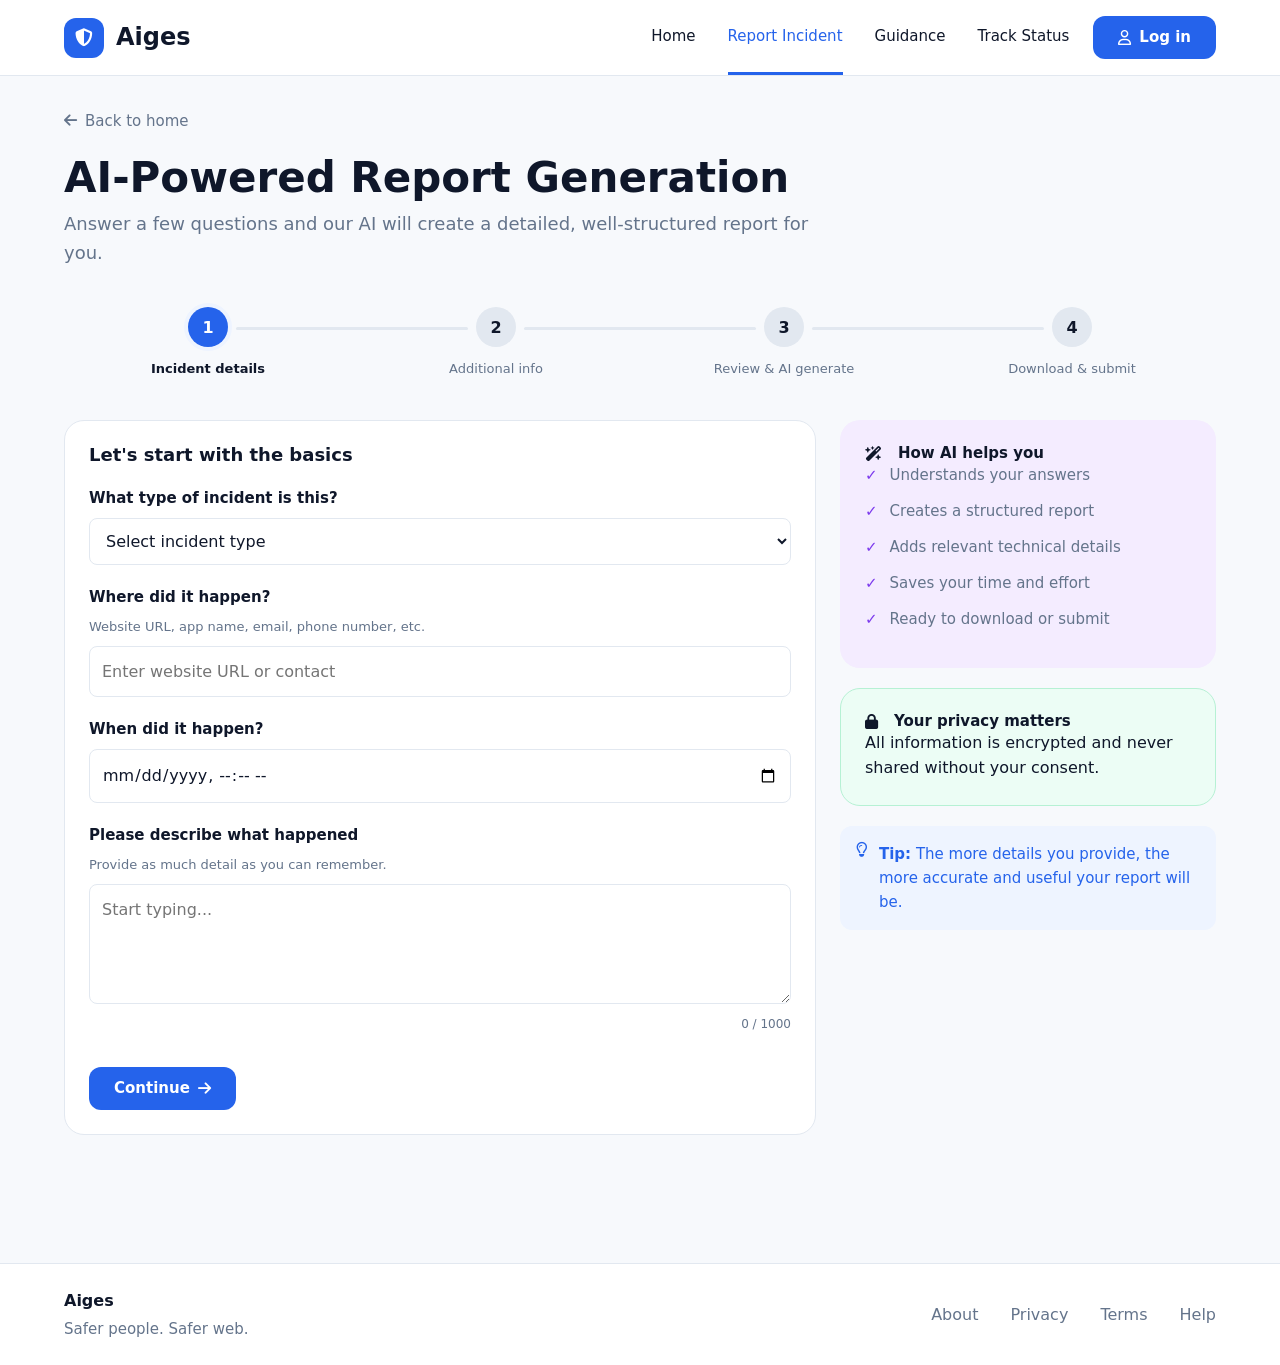
<file: frontend/report/step-2-additional.html>
<!DOCTYPE html>
<html lang="en">
<head>
  <meta charset="UTF-8">
  <meta name="viewport" content="width=device-width, initial-scale=1.0">
  <title>Aiges — Report: Additional Information</title>
  <link rel="stylesheet" href="https://cdnjs.cloudflare.com/ajax/libs/font-awesome/6.5.2/css/all.min.css">
  <link rel="stylesheet" href="../assets/css/tokens.css">
  <link rel="stylesheet" href="../assets/css/base.css">
  <link rel="stylesheet" href="../assets/css/layout.css">
  <link rel="stylesheet" href="../assets/css/components.css">
  <link rel="stylesheet" href="../assets/css/pages/report.css">
</head>
<body>

  <header class="site-header">
    <div class="container site-header__inner">
      <a class="brand" href="../index.html">
        <span class="brand__mark"><i class="fa-solid fa-shield-halved"></i></span>
        Aiges
      </a>

      <a class="nav-toggle" href="#primary-nav" aria-label="Open navigation">
        <i class="fa-solid fa-bars"></i>
      </a>

      <nav class="site-nav" id="primary-nav" aria-label="Primary">
        <a class="site-nav__link" href="../index.html">Home</a>
        <a class="site-nav__link is-active" href="step-1-details.html">Report Incident</a>
        <a class="site-nav__link" href="../guidance.html">Guidance</a>
        <a class="site-nav__link" href="../track-status.html">Track Status</a>
      </nav>

      <div class="site-header__actions" id="header-actions">
        <a class="btn btn--primary" href="../login.html">
          <i class="fa-regular fa-user"></i> Log in
        </a>
      </div>
    </div>
  </header>

  <main class="container page">

    <a class="page__back" href="step-1-details.html">
      <i class="fa-solid fa-arrow-left"></i> Back
    </a>

    <h1 class="page__title">Additional Information</h1>
    <p class="page__subtitle">
      Help us understand the incident better by providing some more details.
    </p>

    <ol class="stepper">
      <li class="stepper__step is-done">
        <span class="stepper__marker"><i class="fa-solid fa-check"></i></span>
        <span class="stepper__label">Incident details</span>
      </li>
      <li class="stepper__step is-active">
        <span class="stepper__marker">2</span>
        <span class="stepper__label">Additional info</span>
      </li>
      <li class="stepper__step">
        <span class="stepper__marker">3</span>
        <span class="stepper__label">Review &amp; AI generate</span>
      </li>
      <li class="stepper__step">
        <span class="stepper__marker">4</span>
        <span class="stepper__label">Download &amp; submit</span>
      </li>
    </ol>

    <div class="split">

      <form id="additional-form">

        <section class="card">
          <div class="card__header">
            <div class="icon-box icon-box--brand"><i class="fa-solid fa-wallet"></i></div>
            <div>
              <h3 class="card__heading">Financial Impact</h3>
              <p>Tell us if you faced any financial loss.</p>
            </div>
          </div>

          <div class="field">
            <label class="field__label" for="loss">Did you suffer a financial loss?</label>
            <select class="select" id="loss">
              <option value="">Select option</option>
              <option>Yes</option>
              <option>No</option>
            </select>
          </div>

          <div class="field">
            <label class="field__label" for="amount">Estimated amount lost</label>
            <input class="input" id="amount" type="number" min="0" placeholder="&#8377; Enter amount">
          </div>
        </section>

        <section class="card">
          <div class="card__header">
            <div class="icon-box icon-box--accent"><i class="fa-solid fa-cloud-arrow-up"></i></div>
            <div>
              <h3 class="card__heading">Evidence Upload</h3>
              <p>Upload screenshots, receipts or documents.</p>
            </div>
          </div>

          <label class="upload-box" for="evidence">
            <i class="fa-solid fa-cloud-arrow-up"></i>
            <strong>Drag &amp; Drop files here</strong>
            <span>or click to browse</span>
            <span class="field__hint">Supports JPG, PNG, PDF</span>
            <input class="visually-hidden" id="evidence" type="file" multiple accept=".jpg,.jpeg,.png,.pdf">
          </label>
          <ul id="evidence-list" class="checklist"></ul>
          <p id="evidence-message" class="field__hint" role="status"></p>
        </section>

        <section class="card">
          <div class="card__header">
            <div class="icon-box icon-box--success"><i class="fa-regular fa-message"></i></div>
            <div>
              <h3 class="card__heading">Previous Actions Taken</h3>
              <p>Help us understand the steps you've already taken.</p>
            </div>
          </div>

          <div class="field">
            <label class="field__label" for="contacted">Have you contacted the platform?</label>
            <select class="select" id="contacted">
              <option value="">Select option</option>
              <option>Yes</option>
              <option>No</option>
            </select>
          </div>

          <div class="field">
            <label class="field__label" for="response">Any response received?</label>
            <textarea class="textarea" id="response" placeholder="Describe any response..."></textarea>
          </div>
        </section>

        <section class="card">
          <div class="card__header">
            <div class="icon-box icon-box--warning"><i class="fa-regular fa-note-sticky"></i></div>
            <div>
              <h3 class="card__heading">Additional Notes</h3>
              <p>Add any other information.</p>
            </div>
          </div>

          <div class="field">
            <label class="visually-hidden" for="notes">Additional notes</label>
            <textarea class="textarea" id="notes" placeholder="Write your notes here..."></textarea>
          </div>
        </section>

        <p id="additional-message" class="field__hint" role="status"></p>

        <div class="action-bar">
          <a class="btn btn--ghost" href="step-1-details.html">
            <i class="fa-solid fa-arrow-left"></i> Back
          </a>
          <button class="btn btn--primary" type="submit" id="continue-btn">
            Continue <i class="fa-solid fa-arrow-right"></i>
          </button>
        </div>

      </form>

      <aside class="split__aside">
        <section class="card card--tint-accent">
          <h4 class="card__heading">
            <i class="fa-solid fa-wand-magic-sparkles"></i> Why we ask this
          </h4>
          <ul class="checklist checklist--accent">
            <li>Improves report accuracy</li>
            <li>Provides better recovery guidance</li>
            <li>Helps authorities investigate faster</li>
            <li>Strengthens evidence collection</li>
          </ul>
        </section>

        <section class="card card--tint-success">
          <h4 class="card__heading">
            <i class="fa-solid fa-lock"></i> Your privacy matters
          </h4>
          <p>All information is encrypted and never shared without your consent.</p>
          <p class="meta"><i class="fa-solid fa-shield-halved"></i> 256-bit SSL encryption</p>
        </section>
      </aside>

    </div>

  </main>

  <footer class="site-footer">
    <div class="container site-footer__inner">
      <div>
        <strong>Aiges</strong>
        <p class="site-footer__tagline">Safer people. Safer web.</p>
      </div>
      <nav class="site-footer__links" aria-label="Footer">
        <a href="../welcome.html">About</a>
        <a href="#">Privacy</a>
        <a href="#">Terms</a>
        <a href="../guidance.html">Help</a>
      </nav>
    </div>
  </footer>

  <script src="../assets/js/api.js"></script>
  <script src="../assets/js/header-auth.js"></script>
  <script src="../assets/js/report-common.js"></script>
  <script src="../assets/js/report-step2.js"></script>
</body>
</html>
</file>
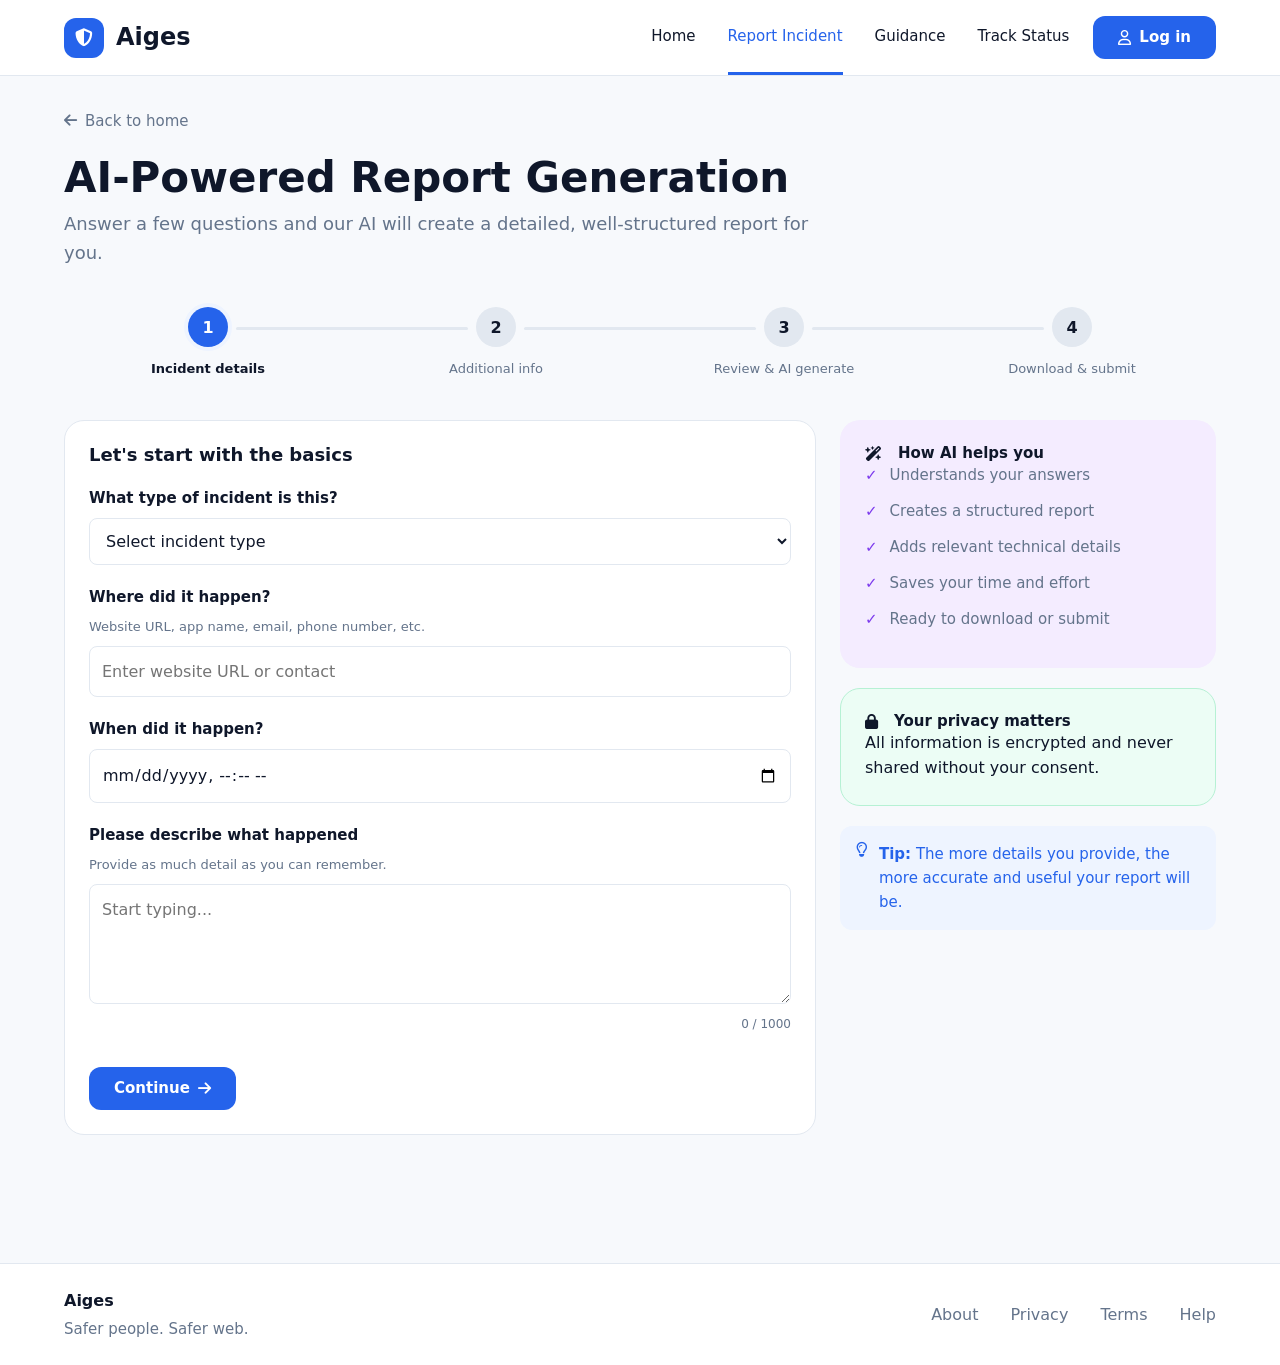
<file: frontend/report/step-3-generate.html>
<!DOCTYPE html>
<html lang="en">
<head>
  <meta charset="UTF-8">
  <meta name="viewport" content="width=device-width, initial-scale=1.0">
  <title>Aiges — AI Report Generation</title>
  <link rel="stylesheet" href="https://cdnjs.cloudflare.com/ajax/libs/font-awesome/6.5.2/css/all.min.css">
  <link rel="stylesheet" href="../assets/css/tokens.css">
  <link rel="stylesheet" href="../assets/css/base.css">
  <link rel="stylesheet" href="../assets/css/layout.css">
  <link rel="stylesheet" href="../assets/css/components.css">
  <link rel="stylesheet" href="../assets/css/pages/report.css">
</head>
<body>

  <header class="site-header">
    <div class="container site-header__inner">
      <a class="brand" href="../index.html">
        <span class="brand__mark"><i class="fa-solid fa-shield-halved"></i></span>
        Aiges
      </a>

      <a class="nav-toggle" href="#primary-nav" aria-label="Open navigation">
        <i class="fa-solid fa-bars"></i>
      </a>

      <nav class="site-nav" id="primary-nav" aria-label="Primary">
        <a class="site-nav__link" href="../index.html">Home</a>
        <a class="site-nav__link is-active" href="step-1-details.html">Report Incident</a>
        <a class="site-nav__link" href="../guidance.html">Guidance</a>
        <a class="site-nav__link" href="../track-status.html">Track Status</a>
      </nav>

      <div class="site-header__actions" id="header-actions">
        <a class="btn btn--primary" href="../login.html">
          <i class="fa-regular fa-user"></i> Log in
        </a>
      </div>
    </div>
  </header>

  <main class="container page">

    <a class="page__back" href="../index.html">
      <i class="fa-solid fa-arrow-left"></i> Back to home
    </a>

    <h1 class="page__title">AI-Powered Report Generation</h1>
    <p class="page__subtitle">
      Review your information, let our AI generate a detailed report, and make
      any final edits.
    </p>

    <ol class="stepper">
      <li class="stepper__step is-done">
        <span class="stepper__marker"><i class="fa-solid fa-check"></i></span>
        <span class="stepper__label">Incident details</span>
      </li>
      <li class="stepper__step is-done">
        <span class="stepper__marker"><i class="fa-solid fa-check"></i></span>
        <span class="stepper__label">Additional information</span>
      </li>
      <li class="stepper__step is-active">
        <span class="stepper__marker">3</span>
        <span class="stepper__label">Review &amp; AI generate</span>
      </li>
      <li class="stepper__step">
        <span class="stepper__marker">4</span>
        <span class="stepper__label">Download &amp; submit</span>
      </li>
    </ol>

    <div class="split">

      <div>

        <section class="card">
          <div class="card__header">
            <div class="icon-box icon-box--brand"><i class="fa-regular fa-file-lines"></i></div>
            <div>
              <h3 class="card__heading">Your Information Summary</h3>
              <p>Here's what you've provided.</p>
            </div>
            <a class="btn btn--ghost" href="step-1-details.html">
              <i class="fa-solid fa-pen"></i> Edit Information
            </a>
          </div>

          <div class="info-grid">
            <div>
              <div class="info-item">
                <i class="fa-regular fa-user"></i>
                <div>
                  <p class="info-item__label">Incident type</p>
                  <p class="info-item__value" id="summary-type">—</p>
                </div>
              </div>
              <div class="info-item">
                <i class="fa-regular fa-calendar"></i>
                <div>
                  <p class="info-item__label">Date</p>
                  <p class="info-item__value" id="summary-date">—</p>
                </div>
              </div>
              <div class="info-item">
                <i class="fa-solid fa-desktop"></i>
                <div>
                  <p class="info-item__label">Platform</p>
                  <p class="info-item__value" id="summary-platform">—</p>
                </div>
              </div>
            </div>

            <div>
              <div class="info-item">
                <i class="fa-solid fa-triangle-exclamation"></i>
                <div>
                  <p class="info-item__label">Impact</p>
                  <p class="info-item__value" id="summary-impact">—</p>
                </div>
              </div>
              <div class="info-item">
                <i class="fa-regular fa-file"></i>
                <div>
                  <p class="info-item__label">What happened</p>
                  <p class="info-item__value" id="summary-description">—</p>
                </div>
              </div>
              <div class="info-item">
                <i class="fa-solid fa-list"></i>
                <div>
                  <p class="info-item__label">Actions Taken</p>
                  <p class="info-item__value" id="summary-actions">—</p>
                </div>
              </div>
            </div>

            <div>
              <div class="info-item">
                <i class="fa-solid fa-paperclip"></i>
                <div>
                  <p class="info-item__label">Evidence</p>
                  <p class="info-item__value" id="summary-evidence">—</p>
                </div>
              </div>
              <div class="info-item">
                <i class="fa-solid fa-shield-halved"></i>
                <div>
                  <p class="info-item__label">Additional Context</p>
                  <p class="info-item__value" id="summary-context">—</p>
                </div>
              </div>
            </div>
          </div>
        </section>

        <section class="card">
          <div class="card__header">
            <div class="icon-box icon-box--accent"><i class="fa-solid fa-wand-magic-sparkles"></i></div>
            <div>
              <h3 class="card__heading">Generate your report with AI</h3>
              <p>Our AI will create a professional report.</p>
            </div>
          </div>

          <div class="report-options" id="report-options">
            <div class="option is-selected" data-report-type="standard">
              <i class="fa-regular fa-file-lines"></i>
              <h4>Standard Report</h4>
              <p>Clear and concise</p>
            </div>
            <div class="option" data-report-type="detailed">
              <i class="fa-solid fa-shield-halved"></i>
              <h4>Detailed Report</h4>
              <p>Technical analysis</p>
            </div>
            <div class="option" data-report-type="legal">
              <i class="fa-solid fa-scale-balanced"></i>
              <h4>Legal Support</h4>
              <p>For authorities</p>
            </div>
            <div class="option" data-report-type="multilingual">
              <i class="fa-solid fa-globe"></i>
              <h4>Multilingual</h4>
              <p>Choose language</p>
            </div>
          </div>

          <p class="callout callout--accent">
            <i class="fa-solid fa-wand-magic-sparkles"></i>
            <span>AI will also include safety recommendations and next steps.</span>
          </p>

          <p id="generate-message" class="field__hint" role="status"></p>
        </section>

        <div class="action-bar">
          <a class="btn btn--ghost" href="step-2-additional.html">
            <i class="fa-solid fa-arrow-left"></i> Back
          </a>
          <button class="btn btn--primary" type="button" id="continue-btn">
            Continue <i class="fa-solid fa-arrow-right"></i>
          </button>
        </div>

        <p class="footer-note">
          Your safety is our mission. Aiges never stores personal data without
          your consent.
        </p>

      </div>

      <aside class="split__aside">

        <div class="ai-preview">
          <h4>AI Report</h4>
          <div class="skeleton-line skeleton-line--short"></div>
          <div class="skeleton-line"></div>
          <div class="skeleton-line"></div>
          <div class="skeleton-line"></div>
          <div class="skeleton-line skeleton-line--short"></div>
        </div>

        <section class="card">
          <h3 class="card__heading">What the AI will include</h3>
          <ul class="checklist">
            <li>Summary of incident</li>
            <li>Timeline of events</li>
            <li>Technical indicators</li>
            <li>Impact assessment</li>
            <li>Recommended next steps</li>
            <li>Safety tips</li>
          </ul>
        </section>

        <section class="card card--tint-success">
          <h4 class="card__heading">
            <i class="fa-solid fa-lock"></i> Your data stays private
          </h4>
          <p>
            We use encrypted AI processing and never share your personal
            information.
          </p>
        </section>

      </aside>

    </div>

  </main>

  <footer class="site-footer">
    <div class="container site-footer__inner">
      <div>
        <strong>Aiges</strong>
        <p class="site-footer__tagline">Safer people. Safer web.</p>
      </div>
      <nav class="site-footer__links" aria-label="Footer">
        <a href="../welcome.html">About</a>
        <a href="#">Privacy</a>
        <a href="#">Terms</a>
        <a href="../guidance.html">Help</a>
      </nav>
    </div>
  </footer>

  <script src="../assets/js/api.js"></script>
  <script src="../assets/js/header-auth.js"></script>
  <script src="../assets/js/report-common.js"></script>
  <script src="../assets/js/report-step3.js"></script>
</body>
</html>
</file>
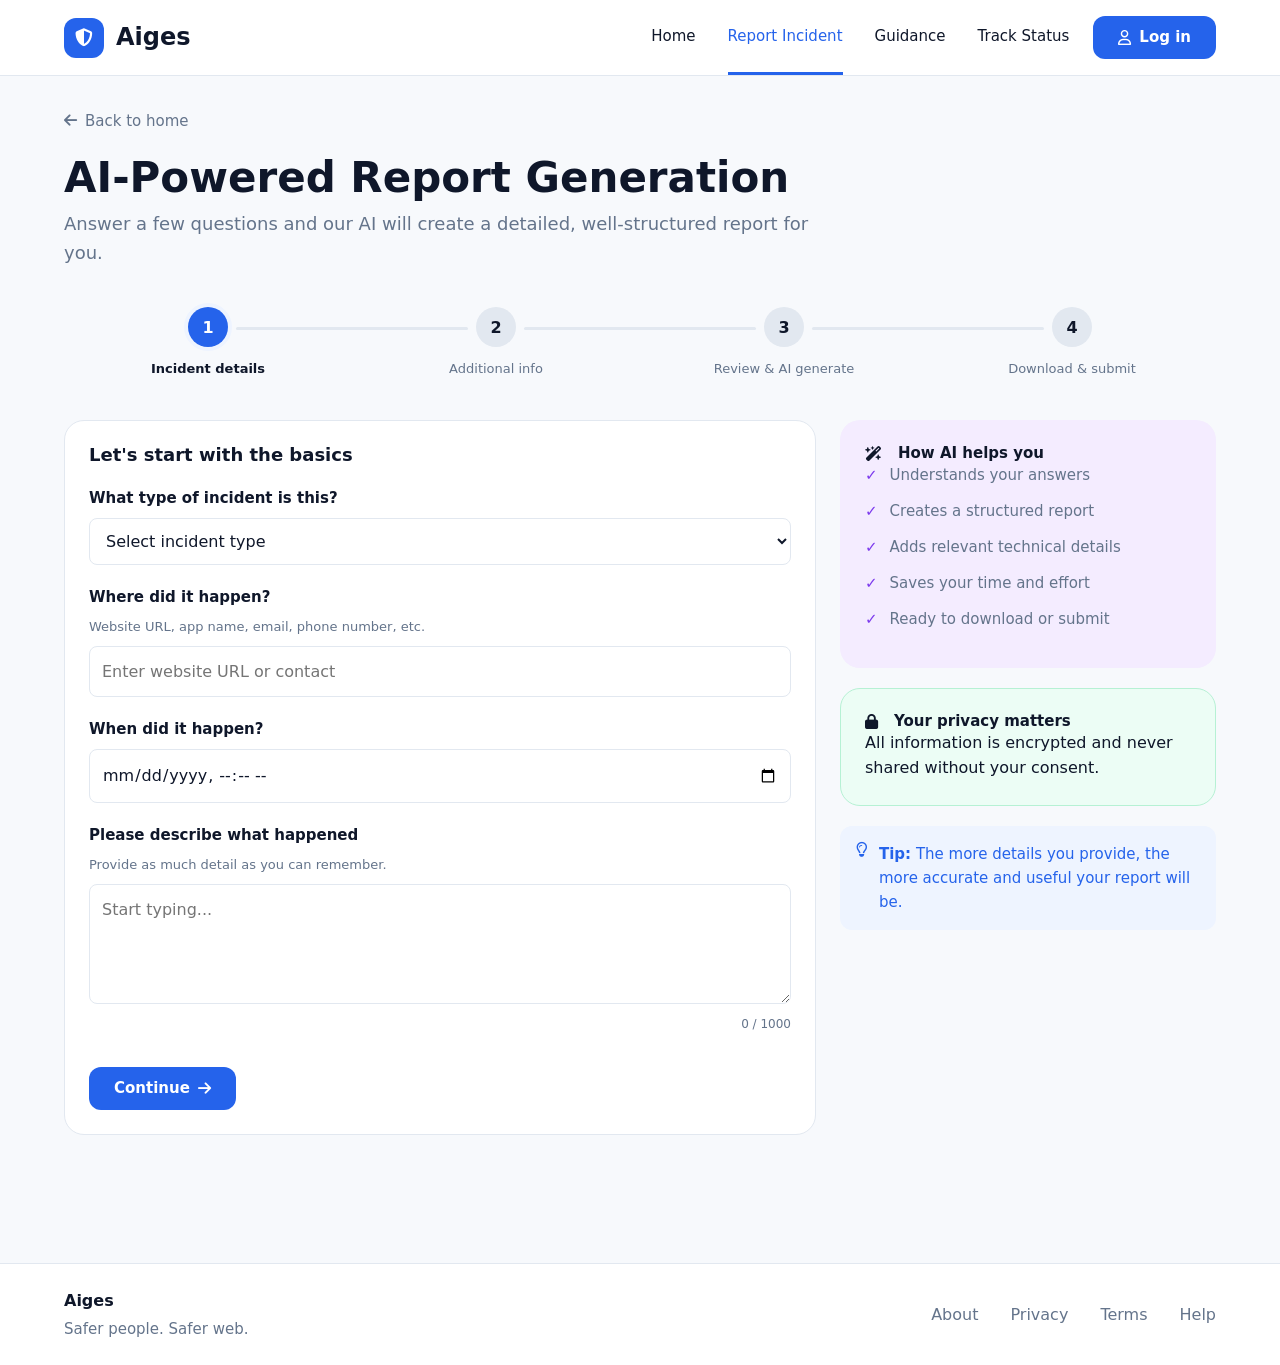
<file: frontend/report/step-4-download.html>
<!DOCTYPE html>
<html lang="en">
<head>
  <meta charset="UTF-8">
  <meta name="viewport" content="width=device-width, initial-scale=1.0">
  <title>Aiges — Download &amp; Submit</title>
  <link rel="stylesheet" href="https://cdnjs.cloudflare.com/ajax/libs/font-awesome/6.5.2/css/all.min.css">
  <link rel="stylesheet" href="../assets/css/tokens.css">
  <link rel="stylesheet" href="../assets/css/base.css">
  <link rel="stylesheet" href="../assets/css/layout.css">
  <link rel="stylesheet" href="../assets/css/components.css">
  <link rel="stylesheet" href="../assets/css/pages/report.css">
</head>
<body>

  <header class="site-header">
    <div class="container site-header__inner">
      <a class="brand" href="../index.html">
        <span class="brand__mark"><i class="fa-solid fa-shield-halved"></i></span>
        Aiges
      </a>

      <a class="nav-toggle" href="#primary-nav" aria-label="Open navigation">
        <i class="fa-solid fa-bars"></i>
      </a>

      <nav class="site-nav" id="primary-nav" aria-label="Primary">
        <a class="site-nav__link" href="../index.html">Home</a>
        <a class="site-nav__link is-active" href="step-1-details.html">Report Incident</a>
        <a class="site-nav__link" href="../guidance.html">Guidance</a>
        <a class="site-nav__link" href="../track-status.html">Track Status</a>
      </nav>

      <div class="site-header__actions" id="header-actions">
        <a class="btn btn--primary" href="../login.html">
          <i class="fa-regular fa-user"></i> Log in
        </a>
      </div>
    </div>
  </header>

  <main class="container page">

    <a class="page__back" href="../index.html">
      <i class="fa-solid fa-arrow-left"></i> Back to home
    </a>

    <h1 class="page__title">AI-Powered Report Generation</h1>
    <p class="page__subtitle">
      Your report is ready! Review it, download, and take the next steps.
    </p>

    <ol class="stepper">
      <li class="stepper__step is-done">
        <span class="stepper__marker"><i class="fa-solid fa-check"></i></span>
        <span class="stepper__label">Incident details</span>
      </li>
      <li class="stepper__step is-done">
        <span class="stepper__marker"><i class="fa-solid fa-check"></i></span>
        <span class="stepper__label">Additional information</span>
      </li>
      <li class="stepper__step is-done">
        <span class="stepper__marker"><i class="fa-solid fa-check"></i></span>
        <span class="stepper__label">Review &amp; AI generate</span>
      </li>
      <li class="stepper__step is-active">
        <span class="stepper__marker">4</span>
        <span class="stepper__label">Download &amp; Submit</span>
      </li>
    </ol>

    <section class="card">
      <div class="card__header">
        <div class="icon-box icon-box--brand"><i class="fa-solid fa-file-lines"></i></div>
        <div>
          <h3 class="card__heading">Your AI-Generated Report</h3>
          <p>A clear, structured and professional report.</p>
        </div>
        <a class="btn btn--ghost" href="step-3-generate.html">
          <i class="fa-solid fa-pen"></i> Edit Report
        </a>
      </div>

      <div class="report-body">

        <nav class="report-toc" aria-label="Report sections">
          <a class="report-toc__item is-active" href="#"><i class="fa-regular fa-file"></i> Cover Page</a>
          <a class="report-toc__item" href="#"><i class="fa-regular fa-file-lines"></i> Executive Summary</a>
          <a class="report-toc__item" href="#"><i class="fa-regular fa-clock"></i> Timeline</a>
          <a class="report-toc__item" href="#"><i class="fa-solid fa-network-wired"></i> Technical Details</a>
          <a class="report-toc__item" href="#"><i class="fa-solid fa-chart-line"></i> Impact Assessment</a>
          <a class="report-toc__item" href="#"><i class="fa-solid fa-paperclip"></i> Evidence</a>
          <a class="report-toc__item" href="#"><i class="fa-solid fa-shield-halved"></i> Recommendations</a>
          <a class="report-toc__item" href="#"><i class="fa-solid fa-list-check"></i> Next Steps</a>
        </nav>

        <div class="report-preview">

          <article class="paper">
            <div class="paper__top">
              <p class="paper__logo">
                <i class="fa-solid fa-shield-halved"></i> Aiges
              </p>
              <p class="paper__ref" id="paper-ref">
                Report ID: —<br>
                Generated: —
              </p>
            </div>

            <h2 class="paper__title">Cyber Incident Report</h2>
            <p class="paper__generated">Generated with Aiges AI</p>

            <div class="paper__facts">
              <div>
                <h4>Incident Type</h4>
                <p id="paper-type">—</p>
              </div>
              <div>
                <h4>Date of Incident</h4>
                <p id="paper-date">—</p>
              </div>
              <div>
                <h4>Platform</h4>
                <p id="paper-platform">—</p>
              </div>
              <div>
                <h4>Generated On</h4>
                <p id="paper-generated-on">—</p>
              </div>
            </div>

            <p class="paper__summary" id="paper-summary"></p>

            <p class="paper__footer">
              This report was generated using Aiges AI based on the information
              provided by the user.<br>
              It may be shared with relevant authorities.
            </p>
          </article>

          <div class="viewer-controls">
            <div class="viewer-controls__group">
              <button type="button" aria-label="Previous page">
                <i class="fa-solid fa-angle-left"></i>
              </button>
              <span>1 / 8</span>
              <button type="button" aria-label="Next page">
                <i class="fa-solid fa-angle-right"></i>
              </button>
            </div>
            <div class="viewer-controls__group">
              <button type="button" aria-label="Zoom out">
                <i class="fa-solid fa-minus"></i>
              </button>
              <span>100%</span>
              <button type="button" aria-label="Zoom in">
                <i class="fa-solid fa-plus"></i>
              </button>
              <button type="button" aria-label="Full screen">
                <i class="fa-solid fa-expand"></i>
              </button>
            </div>
          </div>

        </div>

      </div>
    </section>

    <section class="card">
      <h3 class="card__heading">What would you like to do next?</h3>

      <a class="action-item" href="#" id="download-pdf-btn">
        <span class="action-item__label">
          <i class="fa-solid fa-download"></i> Download Report (PDF)
        </span>
        <i class="fa-solid fa-chevron-right"></i>
      </a>
      <a class="action-item" href="#" id="share-email-btn">
        <span class="action-item__label">
          <i class="fa-regular fa-envelope"></i> Share via Email
        </span>
        <i class="fa-solid fa-chevron-right"></i>
      </a>
      <a class="action-item" href="#" id="submit-authorities-btn">
        <span class="action-item__label">
          <i class="fa-solid fa-building-columns"></i> Submit to Authorities
        </span>
        <i class="fa-solid fa-chevron-right"></i>
      </a>
      <a class="action-item" href="#" id="shareable-link-btn">
        <span class="action-item__label">
          <i class="fa-solid fa-link"></i> Get Shareable Link
        </span>
        <i class="fa-solid fa-chevron-right"></i>
      </a>
    </section>

    <p id="action-message" class="field__hint" role="status"></p>

    <div class="promo promo--accent">
      <div>
        <h4>Need Guidance?</h4>
        <p>Get personalized next steps.</p>
      </div>
      <a class="btn" href="../guidance.html">View Guidance</a>
    </div>

    <div class="promo promo--success">
      <div>
        <h4>Track Your Report</h4>
        <p>Save and monitor actions.</p>
      </div>
      <a class="btn" href="../login.html">Create Account</a>
    </div>

    <div class="promo promo--brand">
      <div>
        <h4>Help us improve</h4>
        <p>Share feedback.</p>
      </div>
      <a class="btn" href="#">Give Feedback</a>
    </div>

    <div class="action-bar">
      <a class="btn btn--ghost" href="step-3-generate.html">
        <i class="fa-solid fa-arrow-left"></i> Back
      </a>
      <a class="btn btn--primary" href="../index.html">
        Finish <i class="fa-solid fa-arrow-right"></i>
      </a>
    </div>

    <p class="footer-note">
      Your safety is our mission. Aiges never stores your personal data without
      your consent.
    </p>

  </main>

  <footer class="site-footer">
    <div class="container site-footer__inner">
      <div>
        <strong>Aiges</strong>
        <p class="site-footer__tagline">Safer people. Safer web.</p>
      </div>
      <nav class="site-footer__links" aria-label="Footer">
        <a href="../welcome.html">About</a>
        <a href="#">Privacy</a>
        <a href="#">Terms</a>
        <a href="../guidance.html">Help</a>
      </nav>
    </div>
  </footer>

  <script src="../assets/js/api.js"></script>
  <script src="../assets/js/header-auth.js"></script>
  <script src="../assets/js/report-common.js"></script>
  <script src="../assets/js/report-step4.js"></script>
</body>
</html>
</file>
<file: frontend/assets/css/tokens.css>
/* ==========================================================================
   Design tokens
   Single source of truth for colour, type, spacing, radius and elevation.
   The project previously used three different brand blues (#2563eb, #1565ff,
   #2563ff); all three are unified here as --brand.
   ========================================================================== */

:root {

  /* --- Brand ---------------------------------------------------------- */
  --brand:            #2563eb;
  --brand-dark:       #1d4ed8;
  --brand-darker:     #00153d;
  --brand-tint:       #eef4ff;
  --brand-tint-soft:  #dbeafe;

  --accent:           #7c3aed;
  --accent-tint:      #f4ecff;

  /* --- Status --------------------------------------------------------- */
  --danger:           #ef4444;
  --danger-tint:      #fee2e2;
  --danger-border:    #fed7d7;
  --success:          #059669;
  --success-tint:     #ecfdf5;
  --success-border:   #b6f1d4;
  --warning:          #f59e0b;
  --warning-tint:     #fff6df;

  /* --- Neutrals ------------------------------------------------------- */
  --bg:               #f7f9fc;
  --bg-alt:           #f8fafc;
  --surface:          #ffffff;
  --surface-muted:    #f1f5f9;

  --text:             #0f172a;
  --text-muted:       #64748b;
  --text-soft:        #94a3b8;
  --text-invert:      #ffffff;

  --border:           #e2e8f0;
  --border-soft:      #edf2f7;
  --border-strong:    #cbd5e1;

  /* --- Typography ----------------------------------------------------- */
  --font-sans: "Inter", "Segoe UI", system-ui, -apple-system, sans-serif;

  --text-xs:    0.75rem;   /* 12px */
  --text-sm:    0.8125rem; /* 13px */
  --text-base:  0.9375rem; /* 15px */
  --text-md:    1.125rem;  /* 18px */
  --text-lg:    1.5rem;    /* 24px */
  --text-xl:    2rem;      /* 32px */
  --text-2xl:   2.625rem;  /* 42px */
  --text-3xl:   3.375rem;  /* 54px */

  --leading-tight: 1.15;
  --leading-normal: 1.6;
  --leading-loose: 1.8;

  /* --- Spacing scale -------------------------------------------------- */
  --space-1:  4px;
  --space-2:  8px;
  --space-3:  12px;
  --space-4:  16px;
  --space-5:  20px;
  --space-6:  24px;
  --space-8:  32px;
  --space-10: 40px;
  --space-12: 48px;
  --space-16: 64px;

  /* --- Radius --------------------------------------------------------- */
  --radius-sm:  8px;
  --radius-md:  12px;
  --radius-lg:  16px;
  --radius-xl:  20px;
  --radius-2xl: 25px;
  --radius-pill: 999px;

  /* --- Elevation ------------------------------------------------------ */
  --shadow-sm: 0 4px 15px rgba(0, 0, 0, .05);
  --shadow-md: 0 10px 25px rgba(0, 0, 0, .08);
  --shadow-lg: 0 10px 30px rgba(0, 0, 0, .10);

  /* --- Layout --------------------------------------------------------- */
  --container-max: 1200px;
  --container-wide: 1400px;
  --nav-height: 72px;

  /* --- Motion --------------------------------------------------------- */
  --transition: 200ms ease;
}
</file>
<file: frontend/assets/css/base.css>
/* ==========================================================================
   Base — reset and element defaults
   Depends on: tokens.css
   ========================================================================== */

*,
*::before,
*::after {
  margin: 0;
  padding: 0;
  box-sizing: border-box;
}

html {
  -webkit-text-size-adjust: 100%;
}

body {
  font-family: var(--font-sans);
  background: var(--bg);
  color: var(--text);
  line-height: var(--leading-normal);
  -webkit-font-smoothing: antialiased;
}

/* --- Headings ---------------------------------------------------------- */

h1, h2, h3, h4, h5, h6 {
  line-height: var(--leading-tight);
  font-weight: 700;
}

h1 { font-size: var(--text-2xl); }
h2 { font-size: var(--text-xl); }
h3 { font-size: var(--text-md); }
h4 { font-size: var(--text-base); }

/* --- Text -------------------------------------------------------------- */

p {
  line-height: var(--leading-normal);
}

small {
  display: block;
  font-size: var(--text-xs);
  color: var(--text-muted);
}

/* --- Links ------------------------------------------------------------- */

a {
  color: var(--brand);
  text-decoration: none;
  transition: color var(--transition);
}

a:hover {
  color: var(--brand-dark);
}

/* --- Media ------------------------------------------------------------- */

img,
svg {
  max-width: 100%;
  display: block;
}

/* --- Lists ------------------------------------------------------------- */

ul,
ol {
  list-style: none;
}

/* --- Forms ------------------------------------------------------------- */

input,
select,
textarea,
button {
  font: inherit;
  color: inherit;
}

button {
  cursor: pointer;
  background: none;
  border: none;
}

hr {
  border: none;
  border-top: 1px solid var(--border-soft);
  margin: var(--space-8) 0;
}

/* --- Accessibility ----------------------------------------------------- */

:focus-visible {
  outline: 2px solid var(--brand);
  outline-offset: 2px;
  border-radius: var(--radius-sm);
}

.visually-hidden {
  position: absolute;
  width: 1px;
  height: 1px;
  padding: 0;
  margin: -1px;
  overflow: hidden;
  clip: rect(0 0 0 0);
  white-space: nowrap;
  border: 0;
}

@media (prefers-reduced-motion: reduce) {
  *,
  *::before,
  *::after {
    animation-duration: 0.01ms !important;
    transition-duration: 0.01ms !important;
  }
}
</file>
<file: frontend/assets/css/layout.css>
/* ==========================================================================
   Layout — container, site header, site footer
   These three blocks are shared verbatim by every page. Previously each page
   re-declared its own navbar with different markup, classes and heights.
   Depends on: tokens.css, base.css
   ========================================================================== */

/* --- Container --------------------------------------------------------- */

.container {
  width: 100%;
  max-width: var(--container-max);
  margin-inline: auto;
  padding-inline: var(--space-6);
}

.container--wide {
  max-width: var(--container-wide);
}

/* --- Site header ------------------------------------------------------- */

.site-header {
  background: var(--surface);
  border-bottom: 1px solid var(--border);
  position: sticky;
  top: 0;
  z-index: 50;
}

.site-header__inner {
  min-height: var(--nav-height);
  display: flex;
  align-items: center;
  gap: var(--space-6);
}

/* Brand */

.brand {
  display: flex;
  align-items: center;
  gap: var(--space-3);
  color: var(--text);
  font-size: var(--text-lg);
  font-weight: 700;
  flex-shrink: 0;
}

.brand:hover {
  color: var(--text);
}

.brand__mark {
  width: 40px;
  height: 40px;
  border-radius: var(--radius-md);
  background: var(--brand);
  color: var(--text-invert);
  display: flex;
  align-items: center;
  justify-content: center;
  font-size: var(--text-md);
  flex-shrink: 0;
}

/* Header search — optional slot, used on the news index only */

.site-search {
  flex: 1;
  max-width: 420px;
  height: 44px;
  border: 1px solid var(--border);
  border-radius: var(--radius-md);
  display: flex;
  align-items: center;
  gap: var(--space-3);
  padding-inline: var(--space-4);
  color: var(--text-muted);
}

.site-search input {
  border: none;
  outline: none;
  width: 100%;
  background: none;
}

/* Primary navigation */

.site-nav {
  display: flex;
  align-items: center;
  gap: var(--space-8);
  margin-left: auto;
}

.site-nav__link {
  color: var(--text);
  font-size: var(--text-base);
  font-weight: 500;
  padding-block: calc((var(--nav-height) - 1.5rem) / 2);
  border-bottom: 3px solid transparent;
  white-space: nowrap;
}

.site-nav__link:hover {
  color: var(--brand);
}

.site-nav__link.is-active {
  color: var(--brand);
  border-bottom-color: var(--brand);
}

.site-header__actions {
  display: flex;
  align-items: center;
  gap: var(--space-4);
  flex-shrink: 0;
}

/* Mobile nav toggle (CSS-only, no JS dependency) */

.nav-toggle {
  display: none;
  width: 42px;
  height: 42px;
  border: 1px solid var(--border);
  border-radius: var(--radius-md);
  color: var(--text);
  align-items: center;
  justify-content: center;
}

/* --- Page shell -------------------------------------------------------- */

.page {
  padding-block: var(--space-8) var(--space-16);
}

.page__back {
  display: inline-flex;
  align-items: center;
  gap: var(--space-2);
  color: var(--text-muted);
  font-size: var(--text-base);
}

.page__back:hover {
  color: var(--brand);
}

.page__title {
  margin-top: var(--space-5);
  font-size: var(--text-2xl);
  font-weight: 800;
}

.page__subtitle {
  margin-top: var(--space-2);
  color: var(--text-muted);
  font-size: var(--text-md);
  max-width: 68ch;
}

/* Two-column main/aside grid used by the report flow */

.split {
  display: grid;
  grid-template-columns: 2fr 1fr;
  gap: var(--space-6);
  align-items: start;
}

.split__aside {
  display: flex;
  flex-direction: column;
  gap: var(--space-5);
}

/* --- Site footer ------------------------------------------------------- */

.site-footer {
  border-top: 1px solid var(--border);
  background: var(--surface);
  margin-top: var(--space-16);
}

.site-footer__inner {
  padding-block: var(--space-6);
  display: flex;
  justify-content: space-between;
  align-items: center;
  gap: var(--space-6);
  flex-wrap: wrap;
}

.site-footer__tagline {
  margin-top: var(--space-1);
  color: var(--text-muted);
  font-size: var(--text-base);
}

.site-footer__links {
  display: flex;
  gap: var(--space-8);
  flex-wrap: wrap;
}

.site-footer__links a {
  color: var(--text-muted);
}

.site-footer__links a:hover {
  color: var(--brand);
}

/* --- Responsive -------------------------------------------------------- */

@media (max-width: 1024px) {
  .split {
    grid-template-columns: 1fr;
  }
}

@media (max-width: 900px) {
  .site-search {
    display: none;
  }

  .nav-toggle {
    display: flex;
    margin-left: auto;
  }

  .site-nav {
    display: none;
    position: absolute;
    top: 100%;
    left: 0;
    right: 0;
    flex-direction: column;
    align-items: stretch;
    gap: 0;
    background: var(--surface);
    border-bottom: 1px solid var(--border);
    padding: var(--space-2) var(--space-6) var(--space-4);
  }

  /* :target lets the menu open without JavaScript */
  .site-nav:target {
    display: flex;
  }

  .site-nav__link {
    padding-block: var(--space-3);
    border-bottom: 1px solid var(--border-soft);
  }

  .site-nav__link.is-active {
    border-bottom-color: var(--border-soft);
  }

  .site-header__actions {
    margin-left: var(--space-2);
  }
}

@media (max-width: 640px) {
  .container {
    padding-inline: var(--space-4);
  }

  .page__title {
    font-size: var(--text-xl);
  }

  .site-footer__inner {
    flex-direction: column;
    align-items: flex-start;
  }
}
</file>
<file: frontend/assets/css/components.css>
/* ==========================================================================
   Components — buttons, cards, forms, stepper, badges, callouts
   Previously duplicated (and mutually contradictory) across all 8 pages.
   Depends on: tokens.css, base.css
   ========================================================================== */

/* --- Buttons ----------------------------------------------------------- */

.btn {
  display: inline-flex;
  align-items: center;
  justify-content: center;
  gap: var(--space-2);
  padding: 13px var(--space-6);
  border-radius: var(--radius-md);
  border: 1px solid transparent;
  font-size: var(--text-base);
  font-weight: 600;
  line-height: 1;
  cursor: pointer;
  text-decoration: none;
  transition: background var(--transition), color var(--transition),
              border-color var(--transition), transform var(--transition);
}

.btn:active {
  transform: translateY(1px);
}

/* NOTE: the original .continue-btn / .back-btn were `background:white;
   color:white`, which made their labels invisible. Fixed here. */

.btn--primary {
  background: var(--brand);
  color: var(--text-invert);
}

.btn--primary:hover {
  background: var(--brand-dark);
  color: var(--text-invert);
}

.btn--outline {
  background: var(--surface);
  color: var(--brand);
  border-color: var(--brand);
}

.btn--outline:hover {
  background: var(--brand-tint);
  color: var(--brand-dark);
}

.btn--ghost {
  background: var(--surface);
  color: var(--text);
  border-color: var(--border-strong);
}

.btn--ghost:hover {
  background: var(--surface-muted);
  color: var(--text);
}

.btn--gradient {
  background: linear-gradient(90deg, var(--accent), var(--brand));
  color: var(--text-invert);
}

.btn--gradient:hover {
  color: var(--text-invert);
  filter: brightness(1.05);
}

.btn--lg {
  padding: var(--space-4) var(--space-8);
  font-size: var(--text-md);
}

.btn--block {
  width: 100%;
}

/* --- Cards ------------------------------------------------------------- */

.card {
  background: var(--surface);
  border: 1px solid var(--border);
  border-radius: var(--radius-xl);
  padding: var(--space-6);
}

.card--flat {
  border: none;
  box-shadow: var(--shadow-sm);
}

.card--tint-accent {
  background: var(--accent-tint);
  border-color: transparent;
}

.card--tint-success {
  background: var(--success-tint);
  border-color: var(--success-border);
}

.card__header {
  display: flex;
  justify-content: space-between;
  align-items: center;
  gap: var(--space-4);
  margin-bottom: var(--space-6);
  flex-wrap: wrap;
}

.card__heading {
  display: flex;
  align-items: center;
  gap: var(--space-4);
}

.card__heading p {
  color: var(--text-muted);
  margin-top: var(--space-1);
  font-size: var(--text-base);
}

/* --- Icon boxes -------------------------------------------------------- */

.icon-box {
  width: 52px;
  height: 52px;
  border-radius: var(--radius-lg);
  display: flex;
  align-items: center;
  justify-content: center;
  font-size: var(--text-md);
  flex-shrink: 0;
}

.icon-box--lg   { width: 68px; height: 68px; font-size: var(--text-xl); }
.icon-box--round{ border-radius: 50%; }

.icon-box--brand   { background: var(--brand-tint);   color: var(--brand); }
.icon-box--accent  { background: var(--accent-tint);  color: var(--accent); }
.icon-box--danger  { background: var(--danger-tint);  color: var(--danger); }
.icon-box--success { background: var(--success-tint); color: var(--success); }
.icon-box--warning { background: var(--warning-tint); color: var(--warning); }
.icon-box--muted   { background: var(--surface-muted); color: var(--text); }

/* --- Tags and badges --------------------------------------------------- */

.tag {
  display: inline-block;
  padding: 5px var(--space-3);
  background: var(--brand-tint-soft);
  color: var(--brand);
  font-size: var(--text-xs);
  font-weight: 600;
  letter-spacing: .04em;
  border-radius: var(--radius-sm);
}

.badge {
  display: inline-block;
  padding: var(--space-2) var(--space-4);
  background: var(--brand-tint);
  color: var(--brand);
  border-radius: var(--radius-pill);
  font-size: var(--text-sm);
  font-weight: 500;
}

.meta {
  font-size: var(--text-sm);
  color: var(--text-muted);
}

/* --- Forms ------------------------------------------------------------- */

.field {
  margin-top: var(--space-5);
}

.field__label {
  display: block;
  font-weight: 600;
  font-size: var(--text-base);
  margin-bottom: var(--space-2);
}

.field__hint {
  color: var(--text-muted);
  font-size: var(--text-sm);
  margin-bottom: var(--space-2);
}

.field__hint.is-error {
  color: #DC2626;
  font-weight: 600;
}

.field__hint.is-success {
  color: #159A4A;
  font-weight: 600;
}

.field__count {
  text-align: right;
  font-size: var(--text-xs);
  color: var(--text-muted);
  margin-top: var(--space-1);
}

.input,
.select,
.textarea {
  width: 100%;
  padding: 12px var(--space-3);
  border: 1px solid var(--border);
  border-radius: var(--radius-sm);
  background: var(--surface);
  transition: border-color var(--transition), box-shadow var(--transition);
}

.input:focus,
.select:focus,
.textarea:focus {
  outline: none;
  border-color: var(--brand);
  box-shadow: 0 0 0 3px var(--brand-tint);
}

.textarea {
  min-height: 120px;
  resize: vertical;
}

/* Input with a leading icon */

.input-group {
  height: 56px;
  border: 1px solid var(--border);
  border-radius: var(--radius-md);
  display: flex;
  align-items: center;
  gap: var(--space-3);
  padding-inline: var(--space-4);
  color: var(--text-muted);
  transition: border-color var(--transition), box-shadow var(--transition);
}

.input-group:focus-within {
  border-color: var(--brand);
  box-shadow: 0 0 0 3px var(--brand-tint);
}

.input-group input {
  border: none;
  outline: none;
  width: 100%;
  background: none;
  color: var(--text);
}

.field-row {
  display: grid;
  grid-template-columns: 1fr 1fr;
  gap: var(--space-5);
  margin-top: var(--space-5);
}

/* Upload dropzone */

.upload-box {
  border: 2px dashed var(--border-strong);
  border-radius: var(--radius-md);
  padding: var(--space-10);
  text-align: center;
  margin-top: var(--space-4);
  cursor: pointer;
  color: var(--text-muted);
  transition: border-color var(--transition), background var(--transition);
}

.upload-box:hover {
  border-color: var(--brand);
  background: var(--brand-tint);
}

.upload-box i {
  font-size: var(--text-xl);
  color: var(--brand);
  margin-bottom: var(--space-3);
}

.upload-box h4 {
  margin-bottom: var(--space-1);
  color: var(--text);
}

/* --- Stepper ----------------------------------------------------------- */

.stepper {
  display: flex;
  align-items: flex-start;
  margin-block: var(--space-10);
  counter-reset: step;
}

.stepper__step {
  flex: 1;
  display: flex;
  flex-direction: column;
  align-items: center;
  text-align: center;
  position: relative;
  min-width: 0;
}

/* Connector line, drawn between steps only */
.stepper__step:not(:last-child)::after {
  content: "";
  position: absolute;
  top: 20px;
  left: calc(50% + 28px);
  width: calc(100% - 56px);
  height: 3px;
  background: var(--border);
  border-radius: var(--radius-pill);
}

.stepper__step.is-done:not(:last-child)::after {
  background: var(--brand);
}

.stepper__marker {
  width: 40px;
  height: 40px;
  border-radius: 50%;
  background: var(--border);
  color: var(--text);
  display: flex;
  align-items: center;
  justify-content: center;
  font-weight: 700;
  position: relative;
  z-index: 1;
}

.stepper__step.is-done .stepper__marker,
.stepper__step.is-active .stepper__marker {
  background: var(--brand);
  color: var(--text-invert);
}

.stepper__step.is-active .stepper__marker {
  box-shadow: 0 0 0 4px var(--brand-tint);
}

.stepper__label {
  margin-top: var(--space-3);
  font-size: var(--text-sm);
  color: var(--text-muted);
}

.stepper__step.is-active .stepper__label {
  color: var(--text);
  font-weight: 600;
}

/* --- Callouts ---------------------------------------------------------- */

.callout {
  padding: var(--space-4);
  border-radius: var(--radius-md);
  font-size: var(--text-base);
  display: flex;
  gap: var(--space-3);
  align-items: flex-start;
}

.callout--accent  { background: var(--accent-tint);  color: var(--accent); }
.callout--success { background: var(--success-tint); color: var(--success); }
.callout--brand   { background: var(--brand-tint);   color: var(--brand); }

.callout--danger {
  background: #fff5f5;
  border: 1px solid var(--danger-border);
  color: var(--text);
}

/* --- Checklist --------------------------------------------------------- */

.checklist li {
  display: flex;
  align-items: flex-start;
  gap: var(--space-3);
  margin-bottom: var(--space-3);
  font-size: var(--text-base);
  color: var(--text-muted);
}

.checklist li::before {
  content: "\2713";
  color: var(--brand);
  font-weight: 700;
  flex-shrink: 0;
}

.checklist--accent li::before { color: var(--accent); }

/* --- Section header ---------------------------------------------------- */

.section-header {
  display: flex;
  justify-content: space-between;
  align-items: baseline;
  gap: var(--space-4);
  margin-top: var(--space-12);
  margin-bottom: var(--space-5);
}

/* --- Action bar (back / forward pair) ---------------------------------- */

.action-bar {
  display: flex;
  justify-content: space-between;
  align-items: center;
  gap: var(--space-4);
  margin-top: var(--space-8);
  flex-wrap: wrap;
}

.footer-note {
  margin-top: var(--space-5);
  font-size: var(--text-sm);
  color: var(--text-muted);
}

/* --- Responsive -------------------------------------------------------- */

@media (max-width: 900px) {
  .field-row {
    grid-template-columns: 1fr;
  }

  .stepper {
    overflow-x: auto;
    justify-content: flex-start;
    padding-bottom: var(--space-2);
  }

  .stepper__step {
    flex: 0 0 140px;
  }
}

@media (max-width: 640px) {
  .action-bar .btn {
    flex: 1;
  }
}
</file>
<file: frontend/assets/css/pages/news.css>
/* ==========================================================================
   Page: index.html — cybersecurity news feed
   Depends on: tokens.css, base.css, layout.css, components.css
   ========================================================================== */

/* --- Category filter row ----------------------------------------------- */

.categories {
  background: var(--surface);
  border-bottom: 1px solid var(--border);
}

.categories__inner {
  display: flex;
  align-items: center;
  gap: var(--space-2);
  padding-block: var(--space-3);
  overflow-x: auto;
}

.categories__item {
  padding: var(--space-2) var(--space-4);
  border-radius: var(--radius-pill);
  color: var(--text-muted);
  font-size: var(--text-base);
  white-space: nowrap;
}

.categories__item:hover {
  background: var(--surface-muted);
  color: var(--text);
}

.categories__item.is-active {
  background: var(--brand);
  color: var(--text-invert);
}

.categories__more {
  margin-left: auto;
  font-size: var(--text-base);
  white-space: nowrap;
}

/* --- Breaking news bar -------------------------------------------------- */

.breaking {
  background: var(--danger-tint);
  border-bottom: 1px solid var(--danger-border);
}

.breaking__inner {
  display: flex;
  align-items: center;
  gap: var(--space-4);
  padding-block: var(--space-3);
  flex-wrap: wrap;
}

.breaking__label {
  color: var(--danger);
  font-weight: 700;
  font-size: var(--text-sm);
  letter-spacing: .04em;
  white-space: nowrap;
}

.breaking__text {
  font-size: var(--text-base);
}

.breaking__link {
  margin-left: auto;
  font-size: var(--text-base);
  font-weight: 600;
  white-space: nowrap;
}

/* --- Featured hero ------------------------------------------------------ */

.featured {
  margin-top: var(--space-8);
  background: linear-gradient(135deg, var(--brand-darker), var(--brand));
  border-radius: var(--radius-2xl);
  padding: var(--space-12);
  color: var(--text-invert);
}

.featured__tag {
  display: inline-block;
  padding: 5px var(--space-3);
  border-radius: var(--radius-sm);
  background: rgba(255, 255, 255, .18);
  font-size: var(--text-xs);
  font-weight: 700;
  letter-spacing: .08em;
}

.featured__title {
  margin-top: var(--space-5);
  font-size: var(--text-2xl);
  max-width: 22ch;
}

.featured__excerpt {
  margin-top: var(--space-4);
  max-width: 66ch;
  color: rgba(255, 255, 255, .82);
}

.featured__meta {
  margin-top: var(--space-5);
  font-size: var(--text-sm);
  color: rgba(255, 255, 255, .72);
}

.featured .btn {
  margin-top: var(--space-6);
  background: var(--surface);
  color: var(--brand);
}

.featured .btn:hover {
  background: var(--brand-tint);
  color: var(--brand-dark);
}

/* --- Trending strip ----------------------------------------------------- */

.trending {
  display: grid;
  grid-template-columns: repeat(4, 1fr);
  gap: var(--space-5);
}

.trending__card {
  background: var(--surface);
  border: 1px solid var(--border);
  border-radius: var(--radius-lg);
  padding: var(--space-5);
  transition: box-shadow var(--transition), transform var(--transition);
}

.trending__card:hover {
  box-shadow: var(--shadow-sm);
  transform: translateY(-2px);
}

.trending__rank {
  color: var(--brand);
  font-weight: 800;
  font-size: var(--text-md);
}

.trending__title {
  margin-top: var(--space-2);
  font-size: var(--text-base);
  font-weight: 600;
  color: var(--text);
}

/* --- Feed + sidebar ----------------------------------------------------- */

.feed {
  display: grid;
  grid-template-columns: 2fr 1fr;
  gap: var(--space-8);
  align-items: start;
}

.article-list {
  display: flex;
  flex-direction: column;
  gap: var(--space-5);
}

.article {
  display: block;
  background: var(--surface);
  border: 1px solid var(--border);
  border-radius: var(--radius-lg);
  padding: var(--space-6);
  color: inherit;
  transition: box-shadow var(--transition), border-color var(--transition);
}

.article:hover {
  border-color: var(--brand-tint-soft);
  box-shadow: var(--shadow-sm);
  color: inherit;
}

.article__title {
  margin-top: var(--space-3);
  font-size: var(--text-md);
}

.article__excerpt {
  margin-top: var(--space-2);
  color: var(--text-muted);
  font-size: var(--text-base);
}

.article__meta {
  margin-top: var(--space-4);
  font-size: var(--text-sm);
  color: var(--text-soft);
}

/* --- Sidebar ------------------------------------------------------------ */

.sidebar {
  display: flex;
  flex-direction: column;
  gap: var(--space-5);
  position: sticky;
  top: calc(var(--nav-height) + var(--space-5));
}

.alert-item {
  display: flex;
  gap: var(--space-3);
  padding-block: var(--space-4);
  border-bottom: 1px solid var(--border-soft);
}

.alert-item:last-child {
  border-bottom: none;
  padding-bottom: 0;
}

.alert-item i {
  color: var(--danger);
  margin-top: 3px;
}

.alert-item p {
  font-size: var(--text-base);
  font-weight: 500;
}

.newsletter {
  background: linear-gradient(135deg, var(--brand), var(--accent));
  color: var(--text-invert);
  border: none;
}

.newsletter h3 {
  font-size: var(--text-md);
}

.newsletter p {
  margin-top: var(--space-2);
  font-size: var(--text-base);
  color: rgba(255, 255, 255, .85);
}

.newsletter form {
  margin-top: var(--space-4);
  display: flex;
  flex-direction: column;
  gap: var(--space-3);
}

.newsletter input {
  padding: 12px var(--space-4);
  border: none;
  border-radius: var(--radius-sm);
  width: 100%;
}

.newsletter .btn {
  background: var(--surface);
  color: var(--brand);
}

.newsletter .btn:hover {
  background: var(--brand-tint);
  color: var(--brand-dark);
}

/* --- AI call to action -------------------------------------------------- */

.ai-cta {
  margin-top: var(--space-12);
  background: var(--brand-tint);
  border: 1px solid var(--brand-tint-soft);
  border-radius: var(--radius-xl);
  padding: var(--space-10);
  display: flex;
  justify-content: space-between;
  align-items: center;
  gap: var(--space-6);
  flex-wrap: wrap;
}

.ai-cta p {
  margin-top: var(--space-2);
  color: var(--text-muted);
}

/* --- Responsive --------------------------------------------------------- */

@media (max-width: 1024px) {
  .trending {
    grid-template-columns: repeat(2, 1fr);
  }

  .feed {
    grid-template-columns: 1fr;
  }

  .sidebar {
    position: static;
  }
}

@media (max-width: 640px) {
  .featured {
    padding: var(--space-6);
  }

  .featured__title {
    font-size: var(--text-lg);
  }

  .trending {
    grid-template-columns: 1fr;
  }

  .breaking__link {
    margin-left: 0;
  }
}
</file>
<file: frontend/assets/css/pages/scan.css>
/* --- Link scanner widget ------------------------------------------------ */

.scanner {
  background: var(--surface);
  border: 1px solid var(--border);
  border-radius: var(--radius-xl);
  box-shadow: var(--shadow-sm);
  padding: var(--space-6);
  margin: var(--space-6) 0;
}

.scanner__head {
  display: flex;
  align-items: center;
  gap: var(--space-3);
  margin-bottom: var(--space-2);
}

.scanner__head .icon-box {
  width: 40px;
  height: 40px;
  border-radius: var(--radius-md);
  background: var(--brand-tint);
  color: var(--brand);
  display: flex;
  align-items: center;
  justify-content: center;
  font-size: var(--text-md);
  flex-shrink: 0;
}

.scanner__head h2 {
  font-size: var(--text-md);
  margin: 0;
}

.scanner__sub {
  color: var(--text-muted);
  font-size: var(--text-sm);
  margin: 0 0 var(--space-4) 0;
}

.scanner__form {
  display: flex;
  gap: var(--space-3);
  flex-wrap: wrap;
}

.scanner__form input[type="text"] {
  flex: 1 1 320px;
  min-width: 0;
  height: 46px;
  padding: 0 var(--space-4);
  border: 1px solid var(--border-strong);
  border-radius: var(--radius-md);
  font-size: var(--text-base);
  font-family: var(--font-sans);
}

.scanner__form input[type="text"]:focus {
  outline: none;
  border-color: var(--brand);
}

.scanner__form button {
  height: 46px;
  padding: 0 var(--space-6);
  flex-shrink: 0;
}

.scanner__result {
  margin-top: var(--space-5);
  padding: var(--space-4) var(--space-5);
  border-radius: var(--radius-md);
  border: 1px solid var(--border);
  display: none;
}

.scanner__result.is-visible {
  display: block;
}

.scanner__result--safe {
  background: var(--success-tint);
  border-color: var(--success-border);
}

.scanner__result--suspicious {
  background: var(--warning-tint);
  border-color: var(--warning);
}

.scanner__result--malicious {
  background: var(--danger-tint);
  border-color: var(--danger-border);
}

.scanner__result--unknown {
  background: var(--surface-muted);
  border-color: var(--border);
}

.scanner__verdict {
  display: inline-flex;
  align-items: center;
  gap: var(--space-2);
  font-weight: 700;
  font-size: var(--text-base);
  text-transform: uppercase;
  letter-spacing: 0.02em;
  margin-bottom: var(--space-2);
}

.scanner__result--safe .scanner__verdict { color: var(--success); }
.scanner__result--suspicious .scanner__verdict { color: var(--warning); }
.scanner__result--malicious .scanner__verdict { color: var(--danger); }
.scanner__result--unknown .scanner__verdict { color: var(--text-muted); }

.scanner__score {
  font-size: var(--text-sm);
  color: var(--text-muted);
  margin-bottom: var(--space-3);
}

.scanner__reasons {
  margin: 0;
  padding-left: 1.1em;
  font-size: var(--text-sm);
  color: var(--text);
}

.scanner__reasons li {
  margin-bottom: var(--space-1);
}

.scanner__error {
  color: var(--danger);
  font-size: var(--text-sm);
  margin-top: var(--space-3);
}
</file>
<file: extension/popup.css>
@import url('https://fonts.googleapis.com/css2?family=Sora:wght@600;700;800&family=Inter:wght@400;500;600;700&family=IBM+Plex+Mono:wght@400;500&display=swap');

:root{
  --surface:#FFFFFF;
  --ink:#0F1424;
  --ink-soft:#3A4056;
  --muted:#68708A;
  --faint:#98A0B8;
  --primary:#2954E5;
  --primary-tint:#EAEFFF;
  --safe:#159A4A;
  --safe-tint:#E9FBF0;
  --safe-ring: 21,154,74;
  --risk:#DC2626;
  --risk-tint:#FDECEC;
  --risk-ring: 220,38,38;
  --border:#E4E8F4;
  --border-soft:#EEF1FA;
}
*{box-sizing:border-box;}
html,body{margin:0;padding:0;}
body{
  width:380px;
  font-family:'Inter', sans-serif;
  color:var(--ink);
  background:var(--surface);
}
button{font-family:inherit; cursor:pointer;}

.popup{display:flex; flex-direction:column;}
.page{display:none;}
.page.active{display:flex; flex-direction:column;}

.popup-header{
  display:flex; align-items:center; justify-content:space-between;
  padding:16px 16px 14px;
  border-bottom:1px solid var(--border-soft);
}
.brand{display:flex; align-items:center; gap:9px;}
.brand-mark{width:26px;height:26px; flex-shrink:0;}
.brand-name{font-family:'Sora', sans-serif; font-weight:700; font-size:15.5px; letter-spacing:-.01em;}
.status-chip{
  font-family:'IBM Plex Mono', monospace; font-size:9.5px; letter-spacing:.04em;
  text-transform:uppercase; padding:2px 7px; border-radius:99px; font-weight:500;
  margin-left:2px; border:1px solid transparent;
}
.status-chip.safe{color:var(--safe); background:var(--safe-tint); border-color:#CFEFDB;}
.status-chip.risk{color:var(--risk); background:var(--risk-tint); border-color:#F6D2D2;}

.header-icons{display:flex; align-items:center; gap:3px;}
.icon-btn{
  width:28px;height:28px; border-radius:8px; display:flex; align-items:center; justify-content:center;
  color:var(--faint); background:none; border:none;
}
.icon-btn:hover{background:var(--border-soft); color:var(--ink-soft);}
.icon-btn svg{width:16px;height:16px;}

.popup-body{padding:26px 20px 8px;}

.status-stage{display:flex; flex-direction:column; align-items:center; text-align:center; padding:6px 0 22px;}
.ping-wrap{position:relative; width:104px;height:104px; display:flex;align-items:center;justify-content:center; margin-bottom:18px;}
.ping-ring{position:absolute; inset:0; border-radius:50%; border:1.5px solid rgba(var(--ring-color), .5); animation:ping 2.6s cubic-bezier(.2,.6,.35,1) infinite;}
.ping-ring.r2{animation-delay:.7s;}
.ping-ring.r3{animation-delay:1.4s;}
.state-risk .ping-ring{animation-duration:1.5s;}
@keyframes ping{
  0%{transform:scale(.72); opacity:.55;}
  75%{transform:scale(1.55); opacity:0;}
  100%{transform:scale(1.55); opacity:0;}
}
.ping-core{position:relative; width:70px;height:70px; border-radius:50%; background:rgba(var(--ring-color), .12); display:flex;align-items:center;justify-content:center;}
.ping-core svg{width:34px;height:34px;}

.status-title{font-family:'Sora', sans-serif; font-weight:700; font-size:19px; margin:0 0 5px;}
.status-title.safe{color:var(--safe);}
.status-title.risk{color:var(--risk);}
.status-sub{margin:0; font-size:13.5px; color:var(--muted); line-height:1.5; max-width:260px;}

.site-row{
  display:flex; align-items:center; gap:10px; width:100%;
  padding:12px 14px; border:1px solid var(--border); border-radius:12px;
  margin-bottom:10px; background:#FBFCFF; text-align:left;
}
.site-row svg{width:16px;height:16px; color:var(--faint); flex-shrink:0;}
.site-row .url{font-family:'IBM Plex Mono', monospace; font-size:12.5px; color:var(--ink-soft); flex:1;}
.site-row.link{cursor:pointer;}
.site-row.link .url{font-family:'Inter',sans-serif; color:var(--ink); font-weight:500; font-size:13px;}
.chev{width:14px;height:14px; color:var(--faint); margin-left:auto;}

.toggle-row{display:flex; align-items:center; justify-content:space-between; padding:13px 14px; border:1px solid var(--border); border-radius:12px; background:#FBFCFF;}
.toggle-row .label{font-size:13px; font-weight:600;}
.toggle-row .sub{display:flex;align-items:center;gap:6px; margin-top:5px; font-size:11.5px;color:var(--muted);}
.toggle-row .sub svg{width:12px;height:12px;color:var(--safe);}
.toggle{position:relative; width:36px;height:21px; border-radius:99px; background:var(--faint); border:none; flex-shrink:0; transition:background .15s;}
.toggle.on{background:var(--primary);}
.toggle::after{content:''; position:absolute; top:2.5px; left:2.5px; width:16px;height:16px; border-radius:50%; background:#fff; box-shadow:0 1px 3px rgba(0,0,0,.25); transition:left .15s;}
.toggle.on::after{left:17px;}

.alert-row{display:flex; align-items:flex-start; gap:10px; padding:12px 13px; border-radius:12px; background:var(--risk-tint); border:1px solid #F6D6D6; margin-bottom:9px;}
.alert-row svg{width:15px;height:15px; color:var(--risk); margin-top:1px; flex-shrink:0;}
.alert-row span{font-size:13px; font-weight:500; color:#7A1414;}

.btn-primary{width:100%; border:none; border-radius:12px; padding:13px 16px; font-weight:700; font-size:14px; color:#fff; background:var(--risk); margin-top:14px;}
.btn-secondary{width:100%; border:1px solid var(--border); border-radius:12px; padding:12px 16px; font-weight:600; font-size:13.5px; color:var(--muted); background:#fff; margin-top:9px;}

.insight-head{display:flex; align-items:flex-start; justify-content:space-between; margin-bottom:16px;}
.insight-head h2{font-family:'Sora', sans-serif; font-size:17px; margin:0 0 5px;}
.insight-domain .url{font-family:'IBM Plex Mono', monospace; font-size:12.5px; color:var(--ink-soft);}
.badge-risk{font-size:10.5px; font-weight:700; color:var(--risk); background:var(--risk-tint); border:1px solid #F6D2D2; padding:3px 8px; border-radius:99px; text-transform:uppercase;}

.banner{display:flex; gap:10px; align-items:flex-start; background:var(--risk-tint); border:1px solid #F6D6D6; border-radius:12px; padding:12px 13px; margin-bottom:16px;}
.banner svg{width:16px;height:16px;color:var(--risk); margin-top:1px; flex-shrink:0;}
.banner p{margin:0; font-size:12.5px; color:#7A1414; line-height:1.5; font-weight:500;}

.detail-list{border:1px solid var(--border); border-radius:12px; overflow:hidden; margin-bottom:16px;}
.detail-row{display:flex; align-items:center; gap:10px; padding:11px 13px; border-bottom:1px solid var(--border-soft); background:#FBFCFF;}
.detail-row:last-child{border-bottom:none;}
.detail-row .label{font-size:12.5px; color:var(--muted); flex:1;}
.detail-row .value{font-family:'IBM Plex Mono', monospace; font-size:12px; font-weight:500;}
.value.hi{color:var(--risk);}
.value.neutral{color:var(--ink-soft);}

.link-btn{display:flex;align-items:center;justify-content:center;gap:6px; width:100%; background:none; border:none; color:var(--primary); font-weight:700; font-size:13.5px; padding:10px 0 4px;}
.link-btn svg{width:14px;height:14px;}

.popup-nav{display:flex; border-top:1px solid var(--border-soft); padding:9px 6px 12px;}
.nav-item{flex:1; display:flex; flex-direction:column; align-items:center; gap:4px; color:var(--faint); font-size:10px; font-weight:500; background:none; border:none;}
.nav-item svg{width:18px;height:18px;}
.nav-item.active{color:var(--primary);}
</file>
<file: frontend/assets/css/pages/dashboard.css>
.dash-head {
  display: flex;
  align-items: flex-start;
  justify-content: space-between;
  gap: var(--space-4);
  flex-wrap: wrap;
  margin-bottom: var(--space-6);
}

.report-row {
  background: var(--surface);
  border: 1px solid var(--border);
  border-radius: var(--radius-lg);
  padding: var(--space-5);
  margin-bottom: var(--space-4);
}

.report-row__top {
  display: flex;
  align-items: center;
  justify-content: space-between;
  gap: var(--space-3);
  flex-wrap: wrap;
}

.report-row__title {
  font-weight: 700;
  font-size: var(--text-base);
}

.report-row__meta {
  color: var(--text-muted);
  font-size: var(--text-sm);
  margin-top: var(--space-1);
}

.report-row__actions {
  display: flex;
  gap: var(--space-2);
  flex-wrap: wrap;
}

.report-row__actions .btn {
  padding: 6px 14px;
  font-size: var(--text-sm);
}

.status-pill {
  display: inline-block;
  padding: 3px 12px;
  border-radius: var(--radius-pill);
  font-size: 12px;
  font-weight: 600;
  text-transform: capitalize;
}
.status-pill--draft { background: #EEF1FA; color: #475569; }
.status-pill--generated { background: var(--brand-tint); color: var(--brand); }
.status-pill--submitted { background: #E9FBF0; color: #159A4A; }

.edit-panel {
  margin-top: var(--space-4);
  padding-top: var(--space-4);
  border-top: 1px dashed var(--border);
  display: none;
}

.edit-panel.is-open {
  display: block;
}

.edit-panel .field {
  margin-top: var(--space-3);
}
</file>
<file: frontend/assets/css/pages/guidance.css>
/* ==========================================================================
   Page: guidance.html
   Depends on: tokens.css, base.css, layout.css, components.css
   ========================================================================== */

/* --- Hero --------------------------------------------------------------- */

.guidance-hero {
  display: grid;
  grid-template-columns: 1.2fr 1fr;
  gap: var(--space-12);
  align-items: center;
  padding-block: var(--space-12);
}

.guidance-hero__title {
  margin-top: var(--space-4);
  font-size: var(--text-2xl);
  max-width: 18ch;
}

.guidance-hero__text {
  margin-top: var(--space-4);
  color: var(--text-muted);
  font-size: var(--text-md);
  max-width: 56ch;
}

.guidance-hero__aside {
  display: flex;
  flex-direction: column;
  align-items: center;
  gap: var(--space-5);
  text-align: center;
}

.guidance-hero__mark {
  width: 160px;
  height: 160px;
  border-radius: 50%;
  background: var(--brand-tint);
  color: var(--brand);
  display: flex;
  align-items: center;
  justify-content: center;
  font-size: 4rem;
}

.guidance-hero__note {
  font-family: "Segoe Script", "Brush Script MT", cursive;
  font-size: var(--text-md);
  color: var(--text-muted);
  line-height: var(--leading-loose);
}

/* --- Guidance card grid ------------------------------------------------- */

.guidance-grid {
  display: grid;
  grid-template-columns: repeat(3, 1fr);
  gap: var(--space-6);
  padding-bottom: var(--space-12);
}

.guidance-card {
  display: block;
  background: var(--surface);
  border: 1px solid var(--border);
  border-radius: var(--radius-xl);
  padding: var(--space-6);
  color: inherit;
  transition: transform var(--transition), box-shadow var(--transition),
              border-color var(--transition);
}

.guidance-card:hover {
  transform: translateY(-3px);
  box-shadow: var(--shadow-md);
  border-color: var(--brand-tint-soft);
  color: inherit;
}

.guidance-card h3 {
  margin-top: var(--space-5);
  font-size: var(--text-md);
}

.guidance-card p {
  margin-top: var(--space-2);
  color: var(--text-muted);
  font-size: var(--text-base);
}

.guidance-card__more {
  display: inline-flex;
  align-items: center;
  gap: var(--space-2);
  margin-top: var(--space-4);
  color: var(--brand);
  font-size: var(--text-base);
  font-weight: 600;
}

/* --- Guidance detail sections -------------------------------------------- */

.guidance-detail {
  background: var(--surface);
  border: 1px solid var(--border);
  border-radius: var(--radius-xl);
  padding: var(--space-8);
  margin-bottom: var(--space-6);
  scroll-margin-top: var(--space-8);
}

.guidance-detail h2 {
  font-size: var(--text-lg);
  display: flex;
  align-items: center;
  gap: var(--space-3);
  color: var(--brand-dark);
}

.guidance-detail ul,
.guidance-detail ol {
  margin-top: var(--space-4);
  padding-left: 1.3em;
  color: var(--text);
  font-size: var(--text-base);
  line-height: var(--leading-loose);
}

.guidance-detail li {
  margin-bottom: var(--space-2);
}

.guidance-detail__top {
  display: inline-flex;
  align-items: center;
  gap: var(--space-2);
  margin-top: var(--space-4);
  font-size: var(--text-sm);
  color: var(--text-muted);
}

/* --- Ask AI panel ------------------------------------------------------- */

.ask-ai {
  background: linear-gradient(135deg, var(--accent), var(--brand));
  border-radius: var(--radius-2xl);
  padding: var(--space-12);
  text-align: center;
  color: var(--text-invert);
  margin-bottom: var(--space-16);
}

.ask-ai h2 {
  font-size: var(--text-xl);
}

.ask-ai p {
  margin-top: var(--space-3);
  color: rgba(255, 255, 255, .85);
}

.ask-ai .btn {
  margin-top: var(--space-6);
  background: var(--surface);
  color: var(--brand);
}

.ask-ai .btn:hover {
  background: var(--brand-tint);
  color: var(--brand-dark);
}

/* --- Responsive --------------------------------------------------------- */

@media (max-width: 1024px) {
  .guidance-hero {
    grid-template-columns: 1fr;
    gap: var(--space-8);
  }

  .guidance-grid {
    grid-template-columns: repeat(2, 1fr);
  }
}

@media (max-width: 640px) {
  .guidance-grid {
    grid-template-columns: 1fr;
  }

  .ask-ai {
    padding: var(--space-8) var(--space-6);
  }
}
</file>
<file: frontend/assets/css/pages/login.css>
/* ==========================================================================
   Page: login.html
   Depends on: tokens.css, base.css, layout.css, components.css
   ========================================================================== */

.auth {
  display: grid;
  grid-template-columns: 1.1fr 1fr;
  gap: var(--space-16);
  align-items: start;
  padding-block: var(--space-12) var(--space-16);
}

/* --- Left: marketing panel ---------------------------------------------- */

.auth__intro .tag {
  letter-spacing: .08em;
}

.auth__title {
  margin-top: var(--space-5);
  font-size: var(--text-2xl);
}

.auth__text {
  margin-top: var(--space-4);
  color: var(--text-muted);
  font-size: var(--text-md);
  max-width: 54ch;
}

.auth__features {
  margin-top: var(--space-10);
  display: grid;
  grid-template-columns: 1fr 1fr;
  gap: var(--space-6);
}

.auth-feature {
  display: flex;
  gap: var(--space-4);
}

.auth-feature h4 {
  font-size: var(--text-base);
}

.auth-feature p {
  margin-top: var(--space-1);
  color: var(--text-muted);
  font-size: var(--text-sm);
}

.quote {
  margin-top: var(--space-10);
  padding: var(--space-6);
  border-left: 3px solid var(--brand);
  background: var(--brand-tint);
  border-radius: 0 var(--radius-md) var(--radius-md) 0;
}

.quote p {
  font-size: var(--text-md);
  font-weight: 600;
}

.quote cite {
  display: block;
  margin-top: var(--space-2);
  color: var(--text-muted);
  font-size: var(--text-sm);
  font-style: normal;
}

/* --- Right: login card -------------------------------------------------- */

.auth-card {
  background: var(--surface);
  border: 1px solid var(--border);
  border-radius: var(--radius-xl);
  box-shadow: var(--shadow-md);
  padding: var(--space-10);
}

.auth-card h2 {
  font-size: var(--text-lg);
}

.auth-card__lede {
  margin-top: var(--space-2);
  color: var(--text-muted);
  font-size: var(--text-base);
}

.auth-card form {
  margin-top: var(--space-6);
}

.password-field {
  position: relative;
}

.password-field .input {
  padding-right: var(--space-10);
}

.password-toggle {
  position: absolute;
  top: 50%;
  right: var(--space-3);
  transform: translateY(-50%);
  color: var(--text-muted);
  padding: var(--space-1);
}

.forgot {
  display: block;
  margin-top: var(--space-3);
  text-align: right;
  font-size: var(--text-sm);
}

.auth-card .btn--block {
  margin-top: var(--space-6);
}

/* Divider */

.divider {
  display: flex;
  align-items: center;
  gap: var(--space-4);
  margin-block: var(--space-6);
  color: var(--text-soft);
  font-size: var(--text-sm);
}

.divider::before,
.divider::after {
  content: "";
  flex: 1;
  height: 1px;
  background: var(--border);
}

.social-buttons {
  display: flex;
  flex-direction: column;
  gap: var(--space-3);
}

.auth-card__switch {
  margin-top: var(--space-6);
  text-align: center;
  font-size: var(--text-base);
  color: var(--text-muted);
}

.security-note {
  margin-top: var(--space-6);
  display: flex;
  gap: var(--space-3);
  padding: var(--space-4);
  background: var(--success-tint);
  border: 1px solid var(--success-border);
  border-radius: var(--radius-md);
  font-size: var(--text-sm);
  color: var(--text-muted);
}

.security-note i {
  color: var(--success);
  margin-top: 3px;
}

/* --- Responsive --------------------------------------------------------- */

@media (max-width: 1024px) {
  .auth {
    grid-template-columns: 1fr;
    gap: var(--space-12);
  }
}

@media (max-width: 640px) {
  .auth__features {
    grid-template-columns: 1fr;
  }

  .auth-card {
    padding: var(--space-6);
  }
}
</file>
<file: frontend/assets/css/pages/report.css>
/* ==========================================================================
   Pages: report/step-1 … step-4
   Shared by the whole four-step report flow.
   Depends on: tokens.css, base.css, layout.css, components.css
   ========================================================================== */

/* --- Step 3: information summary ---------------------------------------- */

.info-grid {
  border: 1px solid var(--border-soft);
  border-radius: var(--radius-lg);
  padding: var(--space-5);
  display: grid;
  grid-template-columns: repeat(3, 1fr);
  gap: var(--space-6);
}

.info-item {
  display: flex;
  gap: var(--space-3);
  margin-bottom: var(--space-5);
}

.info-item:last-child {
  margin-bottom: 0;
}

.info-item i {
  color: var(--text-muted);
  margin-top: 5px;
}

.info-item__label {
  font-size: var(--text-sm);
  color: var(--text-muted);
}

.info-item__value {
  margin-top: var(--space-1);
  font-weight: 500;
}

/* --- Step 3: report format options -------------------------------------- */

.report-options {
  display: grid;
  grid-template-columns: repeat(4, 1fr);
  gap: var(--space-4);
  margin-top: var(--space-5);
}

.option {
  border: 1px solid var(--border);
  border-radius: var(--radius-lg);
  padding: var(--space-5);
  text-align: center;
  cursor: pointer;
  transition: border-color var(--transition), background var(--transition);
}

.option:hover {
  border-color: var(--brand);
  background: var(--brand-tint);
}

.option.is-selected {
  border: 2px solid var(--brand);
  background: var(--brand-tint);
}

.option i {
  font-size: var(--text-lg);
  color: var(--accent);
  margin-bottom: var(--space-3);
  display: block;
}

.option h4 {
  margin-bottom: var(--space-1);
}

.option p {
  color: var(--text-muted);
  font-size: var(--text-sm);
}

/* --- Step 3: AI document skeleton --------------------------------------- */

.ai-preview {
  width: 100%;
  max-width: 200px;
  margin-inline: auto;
  background: var(--surface);
  border: 1px solid var(--border);
  border-radius: var(--radius-xl);
  box-shadow: var(--shadow-lg);
  padding: var(--space-5);
}

.ai-preview h4 {
  margin-bottom: var(--space-5);
}

.skeleton-line {
  height: 10px;
  background: var(--surface-muted);
  border-radius: var(--radius-pill);
  margin-bottom: var(--space-3);
}

.skeleton-line--short {
  width: 60%;
}

/* --- Step 4: report viewer ---------------------------------------------- */

.report-body {
  display: flex;
  gap: var(--space-5);
}

.report-toc {
  width: 240px;
  flex-shrink: 0;
  border-right: 1px solid var(--border-soft);
  padding-right: var(--space-4);
}

.report-toc__item {
  display: flex;
  align-items: center;
  gap: var(--space-3);
  padding: var(--space-3) var(--space-4);
  border-radius: var(--radius-sm);
  margin-bottom: var(--space-1);
  color: var(--text);
  font-size: var(--text-base);
  cursor: pointer;
}

.report-toc__item:hover {
  background: var(--surface-muted);
  color: var(--text);
}

.report-toc__item.is-active {
  background: var(--brand-tint);
  color: var(--brand);
  font-weight: 600;
}

.report-preview {
  flex: 1;
  min-width: 0;
}

.paper {
  background: var(--surface);
  border: 1px solid var(--border);
  box-shadow: var(--shadow-md);
  padding: var(--space-10);
  min-height: 560px;
}

.paper__top {
  display: flex;
  justify-content: space-between;
  gap: var(--space-6);
  margin-bottom: var(--space-16);
  flex-wrap: wrap;
}

.paper__logo {
  display: flex;
  align-items: center;
  gap: var(--space-2);
  font-size: var(--text-lg);
  font-weight: 700;
  color: var(--brand);
}

.paper__ref {
  font-size: var(--text-sm);
  color: var(--text-muted);
  text-align: right;
}

.paper__title {
  text-align: center;
  font-size: var(--text-xl);
}

.paper__generated {
  text-align: center;
  color: var(--text-muted);
  margin-block: var(--space-2) var(--space-8);
  font-size: var(--text-base);
}

.paper__facts {
  display: grid;
  grid-template-columns: repeat(2, 1fr);
  gap: var(--space-5);
  background: var(--bg-alt);
  border-radius: var(--radius-lg);
  padding: var(--space-5);
}

.paper__facts h4 {
  margin-bottom: var(--space-1);
}

.paper__facts p {
  color: var(--text-muted);
  font-size: var(--text-base);
}

.paper__footer {
  margin-top: var(--space-10);
  text-align: center;
  color: var(--text-muted);
  font-size: var(--text-sm);
  line-height: var(--leading-loose);
}

.viewer-controls {
  display: flex;
  justify-content: space-between;
  align-items: center;
  gap: var(--space-4);
  padding: var(--space-3) var(--space-4);
  border: 1px solid var(--border);
  border-top: none;
  background: var(--surface);
  flex-wrap: wrap;
}

.viewer-controls__group {
  display: flex;
  align-items: center;
  gap: var(--space-3);
  font-size: var(--text-base);
  color: var(--text-muted);
}

.viewer-controls button {
  width: 35px;
  height: 35px;
  background: var(--surface-muted);
  border-radius: var(--radius-sm);
  color: var(--text);
}

.viewer-controls button:hover {
  background: var(--brand-tint);
  color: var(--brand);
}

/* --- Step 4: next actions ----------------------------------------------- */

.action-item {
  display: flex;
  justify-content: space-between;
  align-items: center;
  gap: var(--space-4);
  padding: var(--space-4);
  border: 1px solid var(--border);
  border-radius: var(--radius-md);
  margin-top: var(--space-3);
  color: var(--text);
  font-size: var(--text-base);
  transition: background var(--transition), border-color var(--transition);
}

.action-item:hover {
  background: var(--brand-tint);
  border-color: var(--brand-tint-soft);
  color: var(--text);
}

.action-item__label {
  display: flex;
  align-items: center;
  gap: var(--space-3);
}

.action-item__label i {
  color: var(--brand);
  font-size: var(--text-md);
}

.promo {
  display: flex;
  justify-content: space-between;
  align-items: center;
  gap: var(--space-4);
  padding: var(--space-5);
  border-radius: var(--radius-lg);
  flex-wrap: wrap;
}

.promo p {
  margin-top: var(--space-1);
  color: var(--text-muted);
  font-size: var(--text-sm);
}

.promo--accent  { background: var(--accent-tint); }
.promo--success { background: var(--success-tint); }
.promo--brand   { background: var(--brand-tint); }

.promo .btn {
  background: var(--surface);
  color: var(--text);
  flex-shrink: 0;
}

.promo .btn:hover {
  background: var(--surface);
  color: var(--brand);
}

/* --- Responsive --------------------------------------------------------- */

@media (max-width: 1024px) {
  .report-options {
    grid-template-columns: repeat(2, 1fr);
  }

  .info-grid {
    grid-template-columns: 1fr;
  }

  .report-body {
    flex-direction: column;
  }

  .report-toc {
    width: 100%;
    border-right: none;
    border-bottom: 1px solid var(--border-soft);
    padding-right: 0;
    padding-bottom: var(--space-3);
  }
}

@media (max-width: 640px) {
  .report-options {
    grid-template-columns: 1fr;
  }

  .paper {
    padding: var(--space-6);
  }

  .paper__facts {
    grid-template-columns: 1fr;
  }
}
</file>
<file: frontend/assets/css/pages/welcome.css>
/* ==========================================================================
   Page: welcome.html — marketing landing page
   Depends on: tokens.css, base.css, layout.css, components.css
   ========================================================================== */

/* --- Hero --------------------------------------------------------------- */

.hero {
  display: grid;
  grid-template-columns: 1fr 1fr;
  gap: var(--space-16);
  align-items: center;
  padding-block: var(--space-16);
}

.hero__title {
  margin-top: var(--space-5);
  font-size: var(--text-3xl);
  max-width: 16ch;
}

.hero__text {
  margin-top: var(--space-5);
  color: var(--text-muted);
  font-size: var(--text-md);
  max-width: 52ch;
}

.hero__actions {
  margin-top: var(--space-8);
  display: flex;
  gap: var(--space-4);
  flex-wrap: wrap;
}

/* --- Hero illustration -------------------------------------------------- */

.illustration {
  background: var(--surface);
  border: 1px solid var(--border);
  border-radius: var(--radius-2xl);
  box-shadow: var(--shadow-lg);
  padding: var(--space-12);
  display: flex;
  flex-direction: column;
  align-items: center;
  gap: var(--space-8);
}

.illustration__shield {
  width: 120px;
  height: 120px;
  border-radius: 50%;
  background: var(--brand-tint);
  color: var(--brand);
  display: flex;
  align-items: center;
  justify-content: center;
  font-size: 3rem;
}

.illustration__alerts {
  display: flex;
  flex-direction: column;
  gap: var(--space-3);
  width: 100%;
}

.alert-chip {
  display: flex;
  align-items: center;
  gap: var(--space-3);
  padding: var(--space-3) var(--space-4);
  border-radius: var(--radius-md);
  font-size: var(--text-base);
  font-weight: 500;
}

.alert-chip--danger  { background: var(--danger-tint);  color: var(--danger); }
.alert-chip--success { background: var(--success-tint); color: var(--success); }
.alert-chip--warning { background: var(--warning-tint); color: #b45309; }

/* --- Feature trio ------------------------------------------------------- */

.features {
  display: grid;
  grid-template-columns: repeat(3, 1fr);
  gap: var(--space-6);
  padding-block: var(--space-12);
}

.feature h3 {
  margin-top: var(--space-5);
  font-size: var(--text-md);
}

.feature p {
  margin-top: var(--space-2);
  color: var(--text-muted);
  font-size: var(--text-base);
}

/* --- AI band ------------------------------------------------------------ */

.ai-band {
  background: linear-gradient(135deg, var(--accent), var(--brand));
  border-radius: var(--radius-2xl);
  padding: var(--space-12);
  color: var(--text-invert);
  text-align: center;
}

.ai-band h2 {
  font-size: var(--text-xl);
}

.ai-band p {
  margin-top: var(--space-3);
  color: rgba(255, 255, 255, .85);
}

.ai-band .btn {
  margin-top: var(--space-6);
  background: var(--surface);
  color: var(--brand);
}

.ai-band .btn:hover {
  background: var(--brand-tint);
  color: var(--brand-dark);
}

/* --- Stats -------------------------------------------------------------- */

/* Originally declared repeat(4, 1fr) with only three children, which left a
   dead column. Auto-fit keeps the row balanced whatever the count. */
.stats {
  display: grid;
  grid-template-columns: repeat(auto-fit, minmax(200px, 1fr));
  gap: var(--space-6);
  padding-block: var(--space-16);
  text-align: center;
}

.stat__value {
  font-size: var(--text-xl);
  font-weight: 800;
  color: var(--brand);
}

.stat__label {
  margin-top: var(--space-2);
  color: var(--text-muted);
  font-size: var(--text-base);
}

/* --- Responsive --------------------------------------------------------- */

@media (max-width: 1024px) {
  .hero {
    grid-template-columns: 1fr;
    gap: var(--space-12);
    padding-block: var(--space-12);
  }

  .hero__title {
    max-width: none;
  }

  .features {
    grid-template-columns: 1fr;
  }
}

@media (max-width: 640px) {
  .hero__title {
    font-size: var(--text-xl);
  }

  .illustration {
    padding: var(--space-6);
  }

  .ai-band {
    padding: var(--space-8) var(--space-6);
  }
}
</file>
